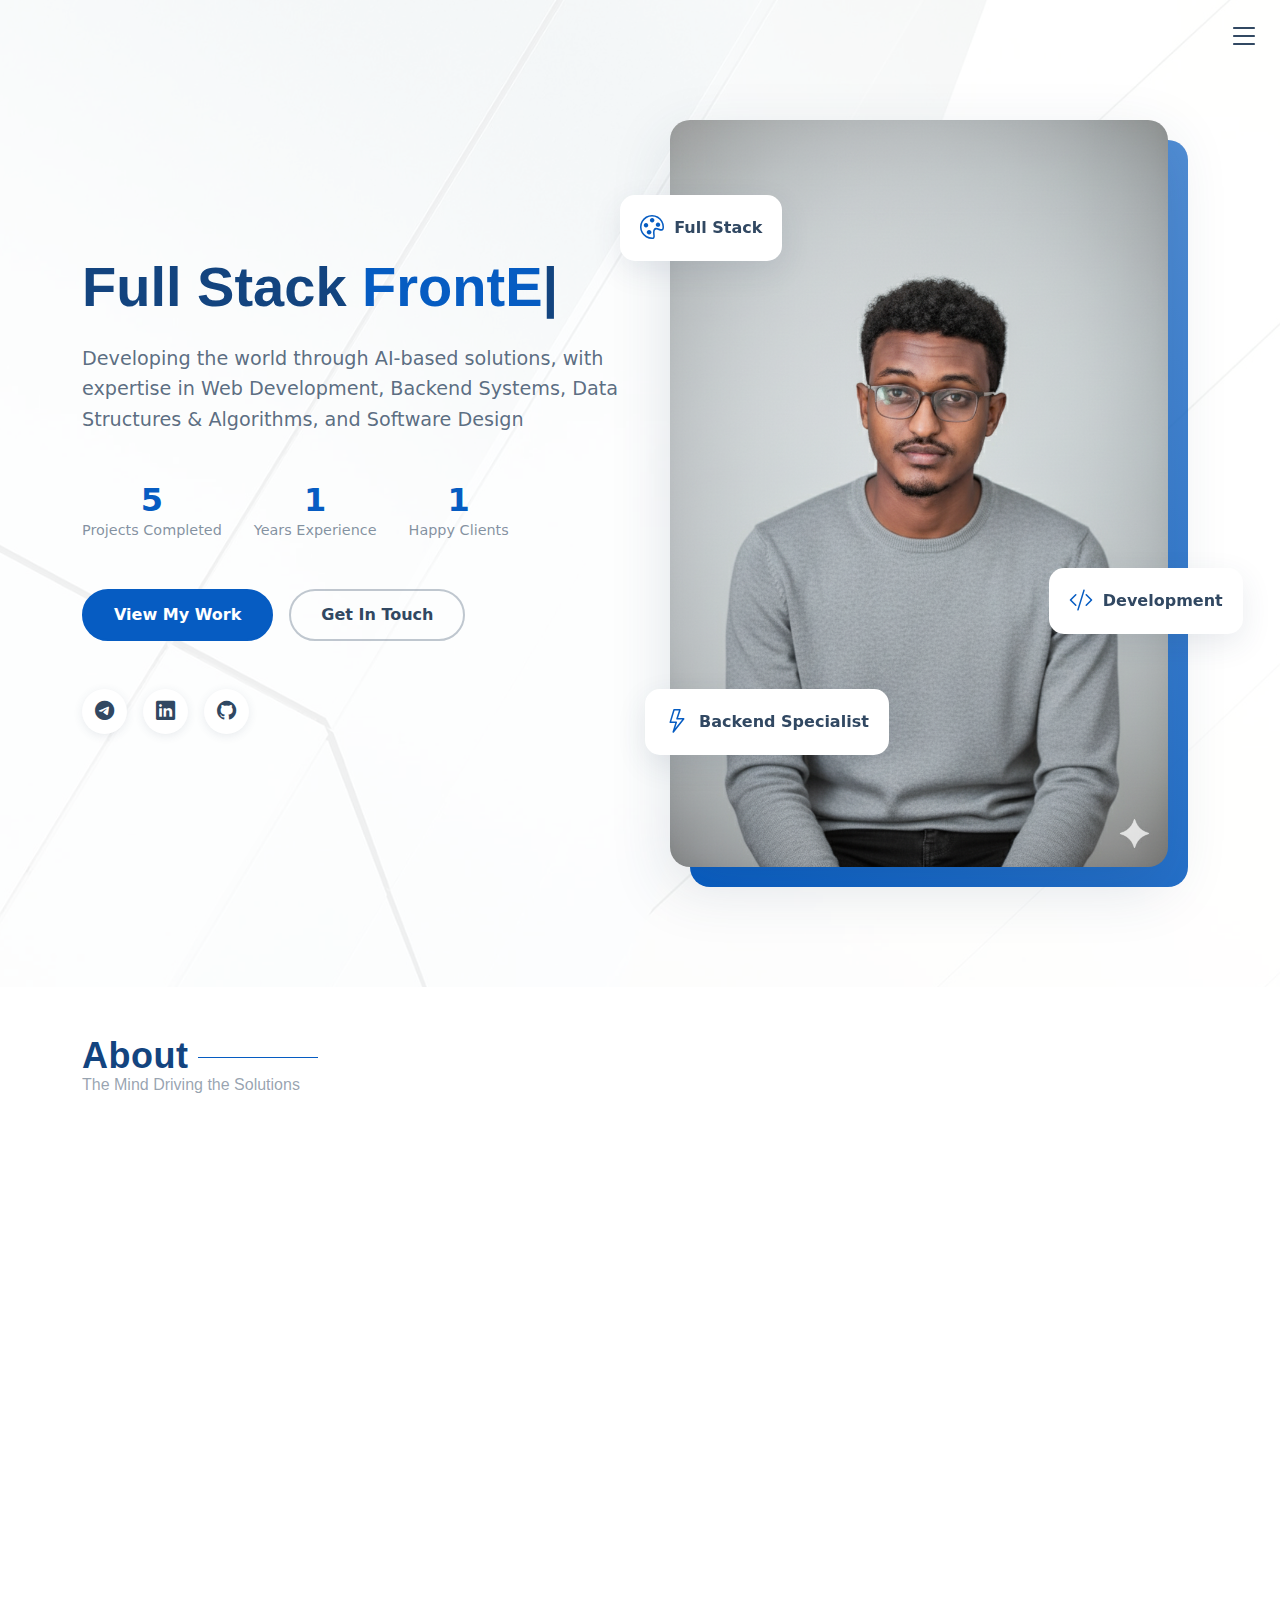
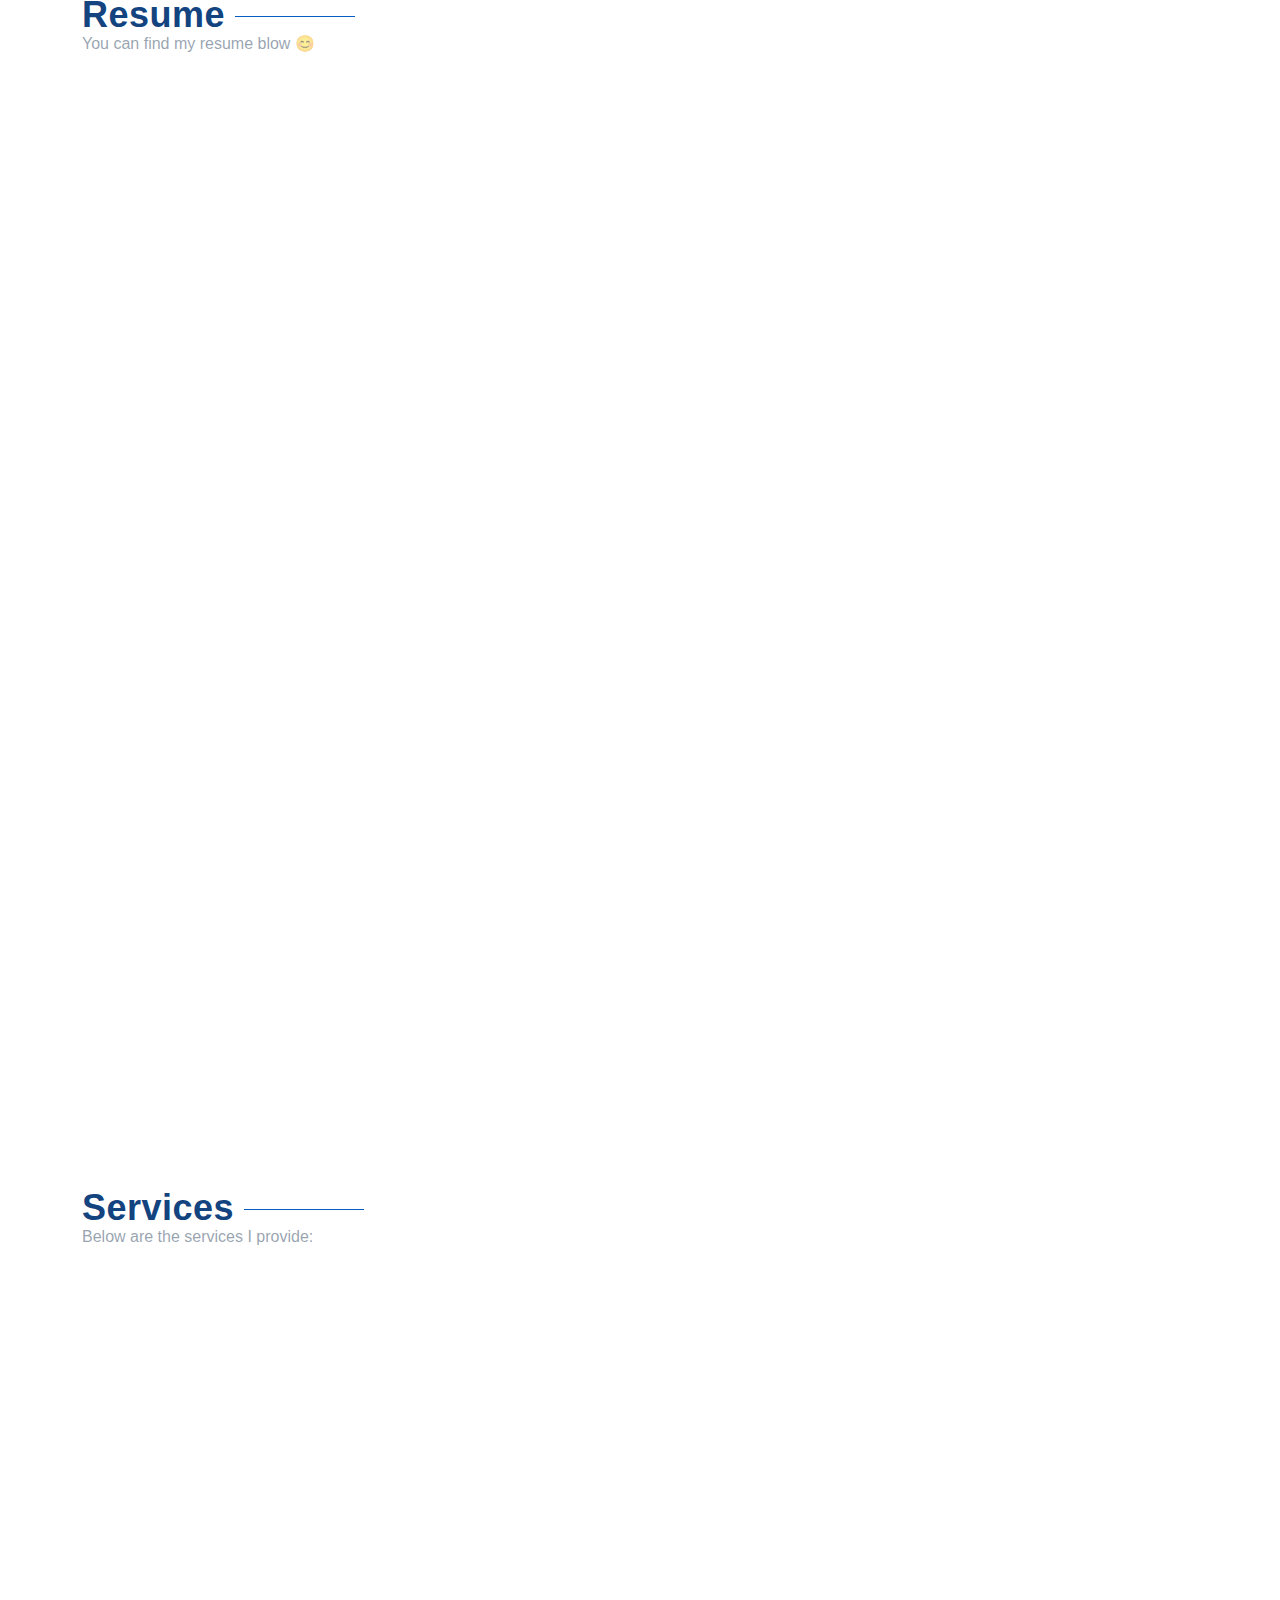
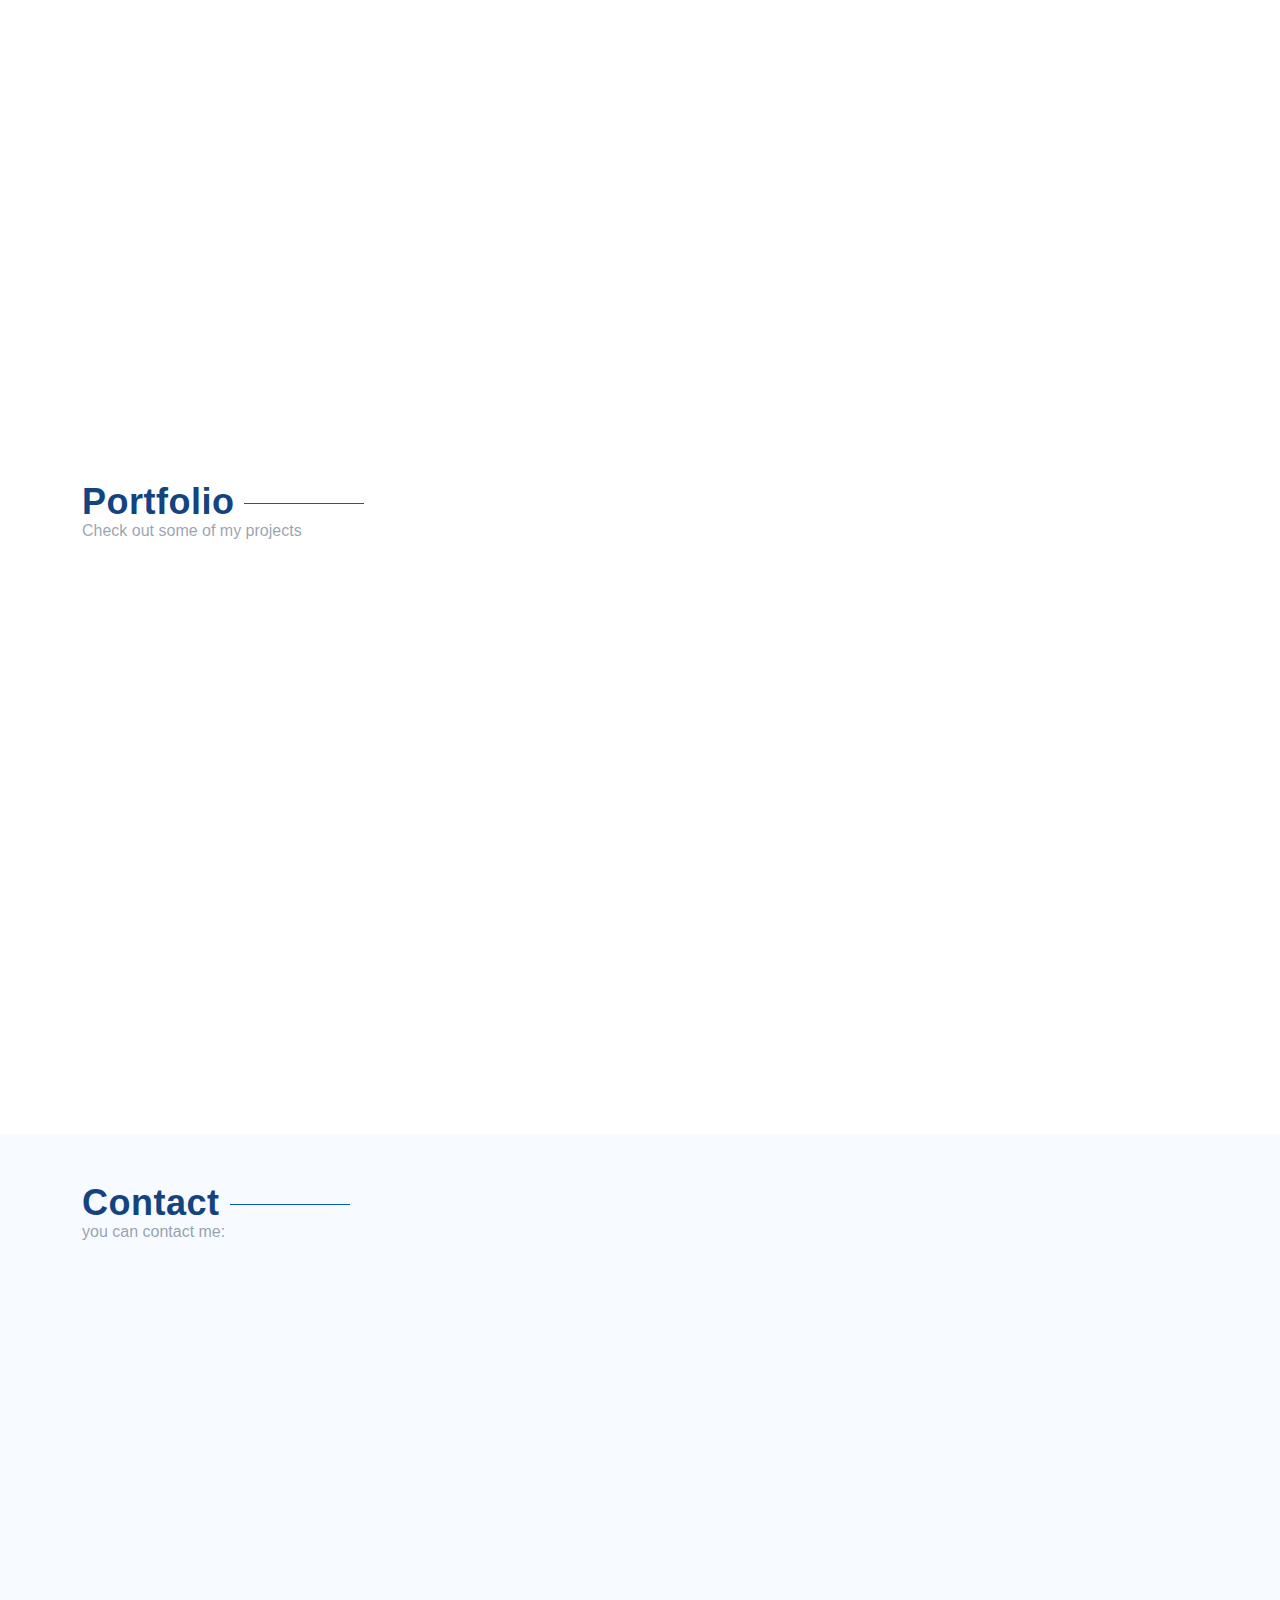
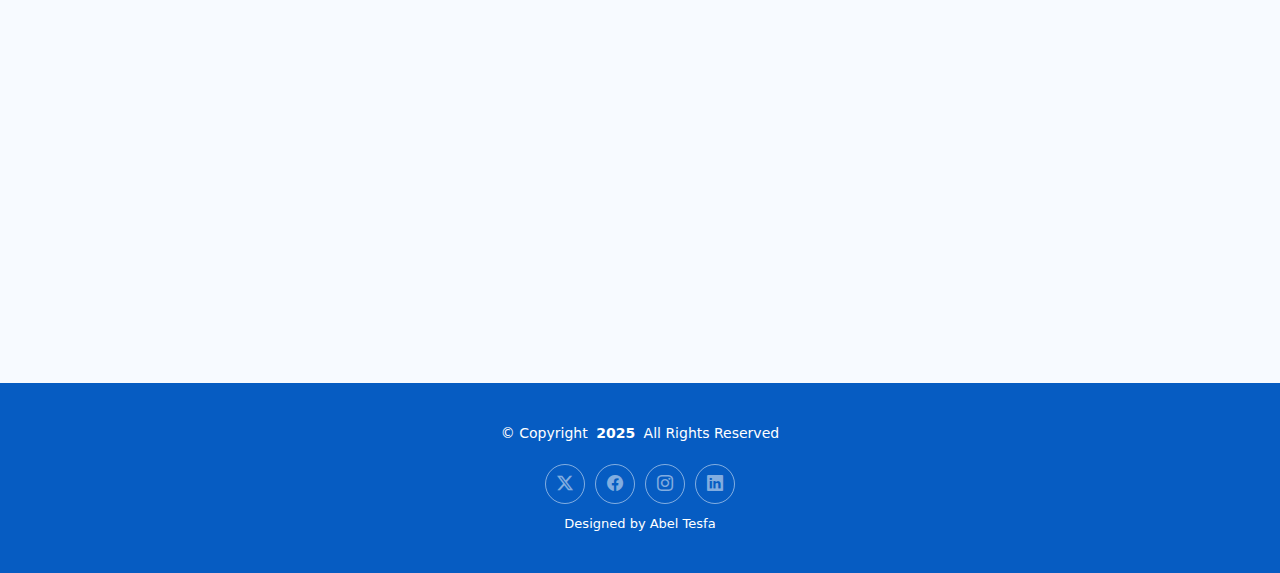
<file: index.html>
<!DOCTYPE html>
<html lang="en">
  <head>
    <meta charset="utf-8" />
    <meta content="width=device-width, initial-scale=1.0" name="viewport" />
    <title>Abel Tesfa | Porfolio</title>
    <meta name="description" content="" />
    <meta name="keywords" content="" />

     <link href="./assets/img/portfolio/mainfav.png" rel="icon" />
    <!-- Fonts -->
    <!-- <link href="https://fonts.googleapis.com" rel="preconnect" />
    <link href="https://fonts.gstatic.com" rel="preconnect" crossorigin />
    <link
      href="https://fonts.googleapis.com/css2?family=Roboto:ital,wght@0,100;0,300;0,400;0,500;0,700;0,900;1,100;1,300;1,400;1,500;1,700;1,900&family=Open+Sans:ital,wght@0,300;0,400;0,500;0,600;0,700;0,800;1,300;1,400;1,500;1,600;1,700;1,800&family=Quicksand:wght@300;400;500;600;700&display=swap"
      rel="stylesheet"
    /> -->

    <!-- Vendor CSS Files -->
    <link
      href="assets/vendor/bootstrap/css/bootstrap.min.css"
      rel="stylesheet"
    />
    <link
      href="assets/vendor/bootstrap-icons/bootstrap-icons.css"
      rel="stylesheet"
    />
    <link href="assets/vendor/aos/aos.css" rel="stylesheet" />
    <link
      href="assets/vendor/glightbox/css/glightbox.min.css"
      rel="stylesheet"
    />
    <link href="assets/vendor/swiper/swiper-bundle.min.css" rel="stylesheet" />

    <!-- Main CSS File -->
    <link href="assets/css/main.css" rel="stylesheet" />

    <!-- =======================================================
  * Template Name: Style
  * Template URL: https://bootstrapmade.com/style-bootstrap-portfolio-template/
  * Updated: Jul 02 2025 with Bootstrap v5.3.7
  * Author: BootstrapMade.com
  * License: https://bootstrapmade.com/license/
  ======================================================== -->
  </head>

  <body class="index-page">
    <header id="header" class="header d-flex align-items-center fixed-top">
      <div
        class="container-fluid position-relative d-flex align-items-center justify-content-between"
      >
        <a href="index.html" class="logo d-flex align-items-center">
          <!-- Uncomment the line below if you also wish to use an image logo -->
          <!-- <img src="assets/img/logo.webp" alt=""> -->
          <!-- Uncomment the line below if you also wish to use an text logo -->
          <!-- <h1 class="sitename">Style</h1>  -->
        </a>

        <nav id="navmenu" class="navmenu">
          <div class="profile-img">
            <img
              src="assets/img/me.png"
              alt=""
              class="img-fluid rounded-circle"
            />
          </div>

          <a
            href="index.html"
            class="logo d-flex align-items-center justify-content-center active"
          >
            <!-- Uncomment the line below if you also wish to use an image logo -->
            <!-- <img src="assets/img/logo.webp" alt=""> -->
            <h1 class="sitename">Abel Tesfa</h1>
          </a>

          <div class="social-links text-center">
            <a href="#" class="twitter"><i class="bi bi-twitter-x"></i></a>
            <a href="#" class="facebook"><i class="bi bi-facebook"></i></a>
            <a href="#" class="instagram"><i class="bi bi-instagram"></i></a>
            <a href="#" class="google-plus"><i class="bi bi-skype"></i></a>
            <a href="#" class="linkedin"><i class="bi bi-linkedin"></i></a>
          </div>

          <ul>
            <li><a href="#hero">Home</a></li>
            <li><a href="#about">About</a></li>
            <li><a href="#resume">Resume</a></li>
            <li><a href="#portfolio">Portfolio</a></li>
            <li><a href="#services">Services</a></li>
            <li><a href="#contact">Contact</a></li>
          </ul>
          <i class="mobile-nav-toggle d-xl-none bi bi-list"></i>
        </nav>
      </div>
    </header>

    <main class="main">
      <!-- Hero Section -->
      <section id="hero" class="hero section">
        <div class="container">
          <div class="row g-0 align-items-center">
            <div
              class="col-lg-6 hero-content"
              data-aos="fade-right"
              data-aos-delay="100"
            >
              <div class="content-wrapper">
                <h1 class="hero-title">
                  Full Stack
                  <span
                    class="typed"
                    data-typed-items="FrontEnd, BackEnd, Freelance, AI"
                  ></span>
                </h1>
                <p class="lead">
                  Developing the world through AI-based solutions, with
                  expertise in Web Development, Backend Systems, Data Structures
                  & Algorithms, and Software Design
                </p>

                <div class="hero-stats" data-aos="fade-up" data-aos-delay="200">
                  <div class="stat-item">
                    <span
                      class="purecounter"
                      data-purecounter-start="0"
                      data-purecounter-end="15"
                      data-purecounter-duration="2"
                      >0</span
                    >
                    <span class="stat-label">Projects Completed</span>
                  </div>
                  <div class="stat-item">
                    <span
                      class="purecounter"
                      data-purecounter-start="0"
                      data-purecounter-end="2"
                      data-purecounter-duration="2"
                      >0</span
                    >
                    <span class="stat-label">Years Experience</span>
                  </div>
                  <div class="stat-item">
                    <span
                      class="purecounter"
                      data-purecounter-start="0"
                      data-purecounter-end="2"
                      data-purecounter-duration="2"
                      >0</span
                    >
                    <span class="stat-label">Happy Clients</span>
                  </div>
                </div>

                <div
                  class="hero-actions"
                  data-aos="fade-up"
                  data-aos-delay="300"
                >
                  <a href="#portfolio" class="btn btn-primary">View My Work</a>
                  <a href="#contact" class="btn btn-outline">Get In Touch</a>
                </div>

                <div
                  class="social-links"
                  data-aos="fade-up"
                  data-aos-delay="400"
                >
                  <a href="https://t.me/AbEl_FX"
                    ><i class="bi bi-telegram"></i
                  ></a>
                  <a href="https://www.linkedin.com/in/abel-tesfa-9b1617249/"
                    ><i class="bi bi-linkedin"></i
                  ></a>
                  <a href="https://github.com/abelfx"
                    ><i class="bi bi-github"></i
                  ></a>
                </div>
              </div>
            </div>

            <div
              class="col-lg-6 hero-image"
              data-aos="fade-left"
              data-aos-delay="200"
            >
              <div class="image-container">
                <div class="floating-elements">
                  <div
                    class="floating-card card-1"
                    data-aos="zoom-in"
                    data-aos-delay="300"
                  >
                    <i class="bi bi-palette"></i>
                    <span>Full Stack</span>
                  </div>
                  <div
                    class="floating-card card-2"
                    data-aos="zoom-in"
                    data-aos-delay="400"
                  >
                    <i class="bi bi-code-slash"></i>
                    <span>Development</span>
                  </div>
                  <div
                    class="floating-card card-3"
                    data-aos="zoom-in"
                    data-aos-delay="500"
                  >
                    <i class="bi bi-lightning"></i>
                    <span>Backend Specialist</span>
                  </div>
                </div>
                <img
                  src="assets/img/me.png"
                  alt="Portfolio Hero"
                  class="img-fluid hero-main-image"
                />
                <div class="image-overlay"></div>
              </div>
            </div>
          </div>
        </div>
      </section>
      <!-- /Hero Section -->

      <!-- About Section -->
      <section id="about" class="about section">
        <!-- Section Title -->
        <div class="container section-title">
          <h2>About</h2>
          <p>The Mind Driving the Solutions</p>
        </div>
        <!-- End Section Title -->

        <div class="container" data-aos="fade-up" data-aos-delay="100">
          <div class="row align-items-center">
            <div class="col-lg-5" data-aos="fade-right" data-aos-delay="200">
              <div class="profile-image-wrapper">
                <div class="profile-image">
                  <img
                    src="assets/img/bg/ProfilePic.png"
                    alt="Profile"
                    class="img-fluid"
                  />
                </div>
                <div class="signature-section">
                  <p class="quote">
                    Building meaningful digital experiences through creative
                    code.
                  </p>
                </div>
              </div>
            </div>

            <div class="col-lg-7" data-aos="fade-left" data-aos-delay="300">
              <div class="about-content">
                <div class="intro">
                  <h2>Hi, I'm Abel - a Creative Developer</h2>
                  <p>
                    I am Abel Tesfa, a passionate Software Engineer dedicated to
                    creating impactful solutions through technology. With strong
                    expertise in Web Development, Backend Systems, and
                    Artificial Intelligence, I enjoy transforming complex
                    problems into simple, scalable, and innovative applications.
                    My background in Data Structures & Algorithms and software
                    design principles allows me to build efficient systems while
                    always keeping an eye on real-world usability. Beyond
                    coding, I am driven by curiosity, continuous learning, and a
                    vision of developing the world through AI-powered solutions
                    that empower people and businesses alike.
                  </p>
                </div>

                <div class="skills-grid">
                  <div
                    class="skill-item"
                    data-aos="zoom-in"
                    data-aos-delay="400"
                  >
                    <div class="skill-icon">
                      <i class="bi bi-palette"></i>
                    </div>
                    <h4>FrontEnd Dev</h4>
                    <p>
                      Crafting clean, responsive, and user-friendly web
                      interfaces.
                    </p>
                  </div>
                  <div
                    class="skill-item"
                    data-aos="zoom-in"
                    data-aos-delay="450"
                  >
                    <div class="skill-icon">
                      <i class="bi bi-server"></i>
                    </div>
                    <h4>Backend Dev</h4>
                    <p>
                      Building scalable, secure, and efficient backend systems.
                    </p>
                  </div>
                  <div
                    class="skill-item"
                    data-aos="zoom-in"
                    data-aos-delay="500"
                  >
                    <div class="skill-icon">
                      <i class="bi bi-mortarboard"></i>
                    </div>
                    <h4>AI</h4>
                    <p>
                      Transforming data into intelligent and impactful AI
                      solutions.
                    </p>
                  </div>
                </div>

                <div
                  class="journey-timeline"
                  data-aos="fade-up"
                  data-aos-delay="300"
                >
                  <div class="timeline-item">
                    <div class="year">Present</div>
                    <div class="description">
                      Software Enginerring Student at Addis Ababa University
                    </div>
                  </div>
                  <div class="timeline-item">
                    <div class="year">2025</div>
                    <div class="description">
                      Joined Gulit Commerce as Junior Backend Developer
                    </div>
                  </div>
                  <div class="timeline-item">
                    <div class="year">2024</div>
                    <div class="description">
                      Launched freelance career specializing in Backend
                    </div>
                  </div>
                </div>

                <div
                  class="cta-section"
                  data-aos="fade-up"
                  data-aos-delay="400"
                >
                  <div class="fun-fact">
                    <span class="emoji">☕</span>
                    <span class="text"
                      >Tech enthusiast crafting smart, scalable, and sleek
                      systems</span
                    >
                  </div>
                  <div class="action-buttons">
                    <a href="#portfolio" class="btn btn-primary"
                      >View My Work</a
                    >
                    <a href="./assets/img/Abel_Tesfa_CV.pdf" target = "#" class="btn btn-outline">Download Resume</a>
                  </div>
                </div>
              </div>
            </div>
          </div>
        </div>
      </section>
      <!-- /About Section -->

      <!-- Skills Section -->
      <section id="skills" class="skills section">
        <div class="container" data-aos="fade-up" data-aos-delay="100">
          <div class="row">
            <div class="col-lg-8">
              <div class="skills-grid">
                <div class="row g-4">
                  <div
                    class="col-md-6"
                    data-aos="flip-left"
                    data-aos-delay="200"
                  >
                    <div class="skill-card">
                      <div class="skill-header">
                        <i class="bi bi-code-slash"></i>
                        <h3>Frontend Development</h3>
                      </div>
                      <div class="skills-animation">
                        <div class="skill-item">
                          <div class="skill-info">
                            <span class="skill-name">HTML/CSS</span>
                            <span class="skill-percentage">95%</span>
                          </div>
                          <div class="skill-bar progress">
                            <div
                              class="progress-bar"
                              role="progressbar"
                              aria-valuenow="95"
                              aria-valuemin="0"
                              aria-valuemax="100"
                            ></div>
                          </div>
                        </div>

                        <div class="skill-item">
                          <div class="skill-info">
                            <span class="skill-name">JavaScript</span>
                            <span class="skill-percentage">88%</span>
                          </div>
                          <div class="skill-bar progress">
                            <div
                              class="progress-bar"
                              role="progressbar"
                              aria-valuenow="88"
                              aria-valuemin="0"
                              aria-valuemax="100"
                            ></div>
                          </div>
                        </div>

                        <div class="skill-item">
                          <div class="skill-info">
                            <span class="skill-name">React.js</span>
                            <span class="skill-percentage">90%</span>
                          </div>
                          <div class="skill-bar progress">
                            <div
                              class="progress-bar"
                              role="progressbar"
                              aria-valuenow="82"
                              aria-valuemin="0"
                              aria-valuemax="100"
                            ></div>
                          </div>
                        </div>
                      </div>
                    </div>
                    <!-- End Frontend Card -->
                  </div>

                  <div
                    class="col-md-6"
                    data-aos="flip-left"
                    data-aos-delay="300"
                  >
                    <div class="skill-card">
                      <div class="skill-header">
                        <i class="bi bi-server"></i>
                        <h3>Backend Development</h3>
                      </div>
                      <div class="skills-animation">
                        <div class="skill-item">
                          <div class="skill-info">
                            <span class="skill-name">NodeJS</span>
                            <span class="skill-percentage">90%</span>
                          </div>
                          <div class="skill-bar progress">
                            <div
                              class="progress-bar"
                              role="progressbar"
                              aria-valuenow="78"
                              aria-valuemin="0"
                              aria-valuemax="100"
                            ></div>
                          </div>
                        </div>

                        <div class="skill-item">
                          <div class="skill-info">
                            <span class="skill-name">Go</span>
                            <span class="skill-percentage">75%</span>
                          </div>
                          <div class="skill-bar progress">
                            <div
                              class="progress-bar"
                              role="progressbar"
                              aria-valuenow="75"
                              aria-valuemin="0"
                              aria-valuemax="100"
                            ></div>
                          </div>
                        </div>

                        <div class="skill-item">
                          <div class="skill-info">
                            <span class="skill-name">MySQL</span>
                            <span class="skill-percentage">80%</span>
                          </div>
                          <div class="skill-bar progress">
                            <div
                              class="progress-bar"
                              role="progressbar"
                              aria-valuenow="72"
                              aria-valuemin="0"
                              aria-valuemax="100"
                            ></div>
                          </div>
                        </div>

                        <div class="skill-item">
                          <div class="skill-info">
                            <span class="skill-name">MongoDB</span>
                            <span class="skill-percentage">90%</span>
                          </div>
                          <div class="skill-bar progress">
                            <div
                              class="progress-bar"
                              role="progressbar"
                              aria-valuenow="72"
                              aria-valuemin="0"
                              aria-valuemax="100"
                            ></div>
                          </div>
                        </div>

                        <div class="skill-item">
                          <div class="skill-info">
                            <span class="skill-name">Postgres</span>
                            <span class="skill-percentage">90%</span>
                          </div>
                          <div class="skill-bar progress">
                            <div
                              class="progress-bar"
                              role="progressbar"
                              aria-valuenow="72"
                              aria-valuemin="0"
                              aria-valuemax="100"
                            ></div>
                          </div>
                        </div>
                      </div>
                    </div>
                    <!-- End Backend Card -->
                  </div>

                  <div
                    class="col-md-6"
                    data-aos="flip-left"
                    data-aos-delay="500"
                  >
                    <div class="skill-card">
                      <div class="skill-header">
                        <i class="bi bi-cloud"></i>
                        <h3>Artifical &amp; Intelligence</h3>
                      </div>
                      <div class="skills-animation">
                        <div class="skill-item">
                          <div class="skill-info">
                            <span class="skill-name">Python (ML)</span>
                            <span class="skill-percentage">85%</span>
                          </div>
                          <div class="skill-bar progress">
                            <div
                              class="progress-bar"
                              role="progressbar"
                              aria-valuenow="76"
                              aria-valuemin="0"
                              aria-valuemax="100"
                            ></div>
                          </div>
                        </div>

                        <div class="skill-item">
                          <div class="skill-info">
                            <span class="skill-name">TensorFloe / PyTorch</span>
                            <span class="skill-percentage">78%</span>
                          </div>
                          <div class="skill-bar progress">
                            <div
                              class="progress-bar"
                              role="progressbar"
                              aria-valuenow="73"
                              aria-valuemin="0"
                              aria-valuemax="100"
                            ></div>
                          </div>
                        </div>

                        <div class="skill-item">
                          <div class="skill-info">
                            <span class="skill-name"
                              >Data Analysis & ML Algorithms</span
                            >
                            <span class="skill-percentage">80%</span>
                          </div>
                          <div class="skill-bar progress">
                            <div
                              class="progress-bar"
                              role="progressbar"
                              aria-valuenow="90"
                              aria-valuemin="0"
                              aria-valuemax="100"
                            ></div>
                          </div>
                        </div>
                      </div>
                    </div>
                    <!-- End DevOps Card -->
                  </div>
                </div>
              </div>
              <!-- End Skills Grid -->
            </div>

            <div class="col-lg-4">
              <div
                class="skills-summary"
                data-aos="fade-left"
                data-aos-delay="200"
              >
                <h3>Professional Expertise</h3>
                <p>
                  Full-stack software engineer specializing in scalable web
                  applications using React, Node.js, and MongoDB. Experienced in
                  designing efficient solutions, implementing best coding
                  practices, and integrating cloud services for optimized
                  performance
                </p>

                <div class="summary-stats">
                  <div
                    class="stat-item"
                    data-aos="zoom-in"
                    data-aos-delay="300"
                  >
                    <div class="stat-circle">
                      <i class="bi bi-trophy"></i>
                    </div>
                    <div class="stat-info">
                      <span class="stat-number">2+</span>
                      <span class="stat-label">Years Experience</span>
                    </div>
                  </div>

                  <div
                    class="stat-item"
                    data-aos="zoom-in"
                    data-aos-delay="400"
                  >
                    <div class="stat-circle">
                      <i class="bi bi-diagram-3"></i>
                    </div>
                    <div class="stat-info">
                      <span class="stat-number">15+</span>
                      <span class="stat-label">Projects Completed</span>
                    </div>
                  </div>

                  <div
                    class="stat-item"
                    data-aos="zoom-in"
                    data-aos-delay="500"
                  >
                    <div class="stat-circle">
                      <i class="bi bi-people"></i>
                    </div>
                    <div class="stat-info">
                      <span class="stat-number">2+</span>
                      <span class="stat-label">Happy Clients</span>
                    </div>
                  </div>
                </div>

                <div
                  class="skills-badges"
                  data-aos="fade-up"
                  data-aos-delay="600"
                >
                  <h4>Certifications</h4>
                  <div class="badge-list">
                    <div class="skill-badge">NodeJS Certified</div>
                    <div class="skill-badge">Go Expert</div>
                    <div class="skill-badge">Reacj.js Developer</div>
                    <div class="skill-badge">Azure Certified</div>
                  </div>
                </div>
              </div>
              <!-- End Skills Summary -->
            </div>
          </div>
        </div>
      </section>
      <!-- /Skills Section -->

      <!-- Resume Section -->
      <section id="resume" class="resume section">
        <!-- Section Title -->
        <div class="container section-title">
          <h2>Resume</h2>
          <p>You can find my resume blow 😊</p>
        </div>
        <!-- End Section Title -->

        <div class="container" data-aos="fade-up" data-aos-delay="100">
          <div class="row">
            <div class="col-lg-6" data-aos="fade-right" data-aos-delay="200">
              <div class="experience-section">
                <div class="section-header">
                  <h2><i class="bi bi-briefcase"></i> Professional Journey</h2>
                  <p class="section-subtitle">
                    Below is my journey in the professional realm of software
                    engineering
                  </p>
                </div>

                <div class="experience-cards">
                  <div
                    class="experience-card"
                    data-aos="zoom-in"
                    data-aos-delay="300"
                  >
                    <div class="card-header">
                      <div class="role-info">
                        <h3>Backend Developer</h3>
                        <h4>Alta Conseling</h4>
                      </div>
                      <span class="duration">2024 - 2025</span>
                    </div>
                    <div class="card-body">
                      <p>
                        Worked as a Backend Developer at Alta Counseling,
                        focusing on building and maintaining major services
                        pages, therapist profiles, and integrating the admin
                        dashboard for seamless management.
                      </p>
                      <ul class="achievements">
                        <li>
                          Developed and optimized backend APIs for the services
                          page and therapist profiles
                        </li>
                        <li>
                          Integrated admin dashboard functionalities for
                          efficient content and user management
                        </li>
                        <li>
                          Ensured data consistency and performance across
                          multiple backend services
                        </li>
                      </ul>
                    </div>
                  </div>

                  <div
                    class="experience-card"
                    data-aos="zoom-in"
                    data-aos-delay="400"
                  >
                    <div class="card-header">
                      <div class="role-info">
                        <h3>Backend Developer</h3>
                        <h4>Gulit Marketplace</h4>
                      </div>
                      <span class="duration">2025 - Present</span>
                    </div>
                    <div class="card-body">
                      <p>
                        Developed core backend functionalities including
                        product, services, category, and location endpoints.
                        Implemented email verification and ensured robust,
                        scalable API design.
                      </p>
                      <ul class="achievements">
                        <li>
                          Designed and implemented RESTful APIs for major
                          product and service modules
                        </li>
                        <li>
                          Integrated category and location management endpoints
                          for efficient data handling
                        </li>
                        <li>
                          Implemented email verification system to enhance user
                          authentication and security
                        </li>
                      </ul>
                    </div>
                  </div>
                </div>
              </div>
            </div>

            <div class="col-lg-6" data-aos="fade-left" data-aos-delay="200">
              <div class="education-section">
                <div class="section-header">
                  <h2><i class="bi bi-mortarboard"></i> Academic Excellence</h2>
                  <p class="section-subtitle">
                    Below are my Acadamic achievements:
                  </p>
                </div>

                <div class="education-timeline">
                  <div class="timeline-track"></div>

                  <div
                    class="education-item"
                    data-aos="slide-up"
                    data-aos-delay="300"
                  >
                    <div class="timeline-marker"></div>
                    <div class="education-content">
                      <div class="degree-header">
                        <h3>BSc in Software Engineering</h3>
                        <span class="year">2022 - 2027</span>
                      </div>
                      <h4 class="institution">Addis Ababa University</h4>
                      <p>
                        Gaining in-depth knowledge in software development,
                        algorithms, data structures, and full-stack web
                        application design. Focused on practical projects and
                        real-world problem-solving skills.
                      </p>
                    </div>
                  </div>

                  <div
                    class="education-item"
                    data-aos="slide-up"
                    data-aos-delay="400"
                  >
                    <div class="timeline-marker"></div>
                    <div class="education-content">
                      <div class="degree-header">
                        <h3>A2SVIAN</h3>
                        <span class="year">2025 - Present</span>
                      </div>
                      <h4 class="institution">
                        Africa to Silicon Valley (A2SV)
                      </h4>
                      <p>
                        Participating in advanced software engineering
                        mentorship and training programs. Focused on real-world
                        projects, coding best practices, and building
                        problem-solving skills for the tech industry.
                      </p>
                    </div>
                  </div>

                  <div
                    class="education-item"
                    data-aos="slide-up"
                    data-aos-delay="500"
                  >
                    <div class="timeline-marker"></div>
                    <div class="education-content">
                      <div class="degree-header">
                        <h3>Azure Certified through Demera Tech</h3>
                        <span class="year">2024</span>
                      </div>
                      <h4 class="institution">Demera Percepio</h4>
                      <p>
                        Completed comprehensive training on Microsoft Azure,
                        covering cloud services, deployment, and infrastructure
                        management. Gained hands-on experience in cloud
                        solutions and best practices.
                      </p>
                    </div>
                  </div>
                </div>
              </div>
            </div>
          </div>
        </div>
      </section>
      <!-- /Resume Section -->

      <!-- Services Section -->
      <section id="services" class="services section">
        <!-- Section Title -->
        <div class="container section-title">
          <h2>Services</h2>
          <p>Below are the services I provide:</p>
        </div>
        <!-- End Section Title -->

        <div class="container" data-aos="fade-up" data-aos-delay="100">
          <div class="row g-4">
            <!-- Card 1 -->
            <div
              class="col-lg-4 col-md-6"
              data-aos="fade-up"
              data-aos-delay="100"
            >
              <div class="service-item">
                <div class="icon">
                  <i class="bi bi-stack"></i>
                </div>
                <h3>Web Development</h3>
                <p>
                  Full Stack Development ranging from UI Design to BackEnd
                  development
                </p>
                <div class="card-links">
                  <a href="#" class="link-item">
                    Learn More
                    <i class="bi bi-arrow-right"></i>
                  </a>
                </div>
              </div>
            </div>
            <!-- End Service Item -->

            <!-- Card 2 -->
            <div
              class="col-lg-4 col-md-6"
              data-aos="fade-up"
              data-aos-delay="200"
            >
              <div class="service-item">
                <div class="icon">
                  <i class="bi bi-shield-check"></i>
                </div>
                <h3>Stock Management</h3>
                <p>Web Apps and Desktop Apps to manage company stocks</p>
                <div class="card-links">
                  <a href="#" class="link-item">
                    Learn More
                    <i class="bi bi-arrow-right"></i>
                  </a>
                </div>
              </div>
            </div>
            <!-- End Service Item -->

            <!-- Card 3 -->
            <div
              class="col-lg-4 col-md-6"
              data-aos="fade-up"
              data-aos-delay="300"
            >
              <div class="service-item">
                <div class="icon">
                  <i class="bi bi-graph-up"></i>
                </div>
                <h3>Mobile Development</h3>
                <p>
                  Native and cross Platform development specializing in flutter
                </p>
                <div class="card-links">
                  <a href="#" class="link-item">
                    Learn More
                    <i class="bi bi-arrow-right"></i>
                  </a>
                </div>
              </div>
            </div>
            <!-- End Service Item -->

            <!-- Card 4 -->
            <div
              class="col-lg-4 col-md-6"
              data-aos="fade-up"
              data-aos-delay="100"
            >
              <div class="service-item">
                <div class="icon">
                  <i class="bi bi-cpu"></i>
                </div>
                <h3>AI Integration</h3>
                <p>Add AI based solutions to new and already made programs</p>
                <div class="card-links">
                  <a href="#" class="link-item">
                    Learn More
                    <i class="bi bi-arrow-right"></i>
                  </a>
                </div>
              </div>
            </div>
            <!-- End Service Item -->

            <!-- Card 5 -->
            <div
              class="col-lg-4 col-md-6"
              data-aos="fade-up"
              data-aos-delay="300"
            >
              <div class="service-item">
                <div class="icon">
                  <i class="bi bi-gear"></i>
                </div>
                <h3>Payment Integration</h3>
                <p>
                  Automating Payment through Chapa and any other payment
                  gateways chosen by client
                </p>
                <div class="card-links">
                  <a href="#" class="link-item">
                    Learn More
                    <i class="bi bi-arrow-right"></i>
                  </a>
                </div>
              </div>
            </div>
            <!-- End Service Item -->
          </div>
        </div>
      </section>
      <!-- /Services Section -->

      <!-- Portfolio Section -->
      <section id="portfolio" class="portfolio section">
        <!-- Section Title -->
        <div class="container section-title">
          <h2>Portfolio</h2>
          <p>Check out some of my projects</p>
        </div>
        <!-- End Section Title -->

        <div class="container-fluid" data-aos="fade-up" data-aos-delay="100">
          <div
            class="isotope-layout"
            data-default-filter="*"
            data-layout="masonry"
            data-sort="original-order"
          >
            <ul
              class="portfolio-filters isotope-filters"
              data-aos="fade-up"
              data-aos-delay="200"
            >
              <li data-filter="*" class="filter-active">
                <i class="bi bi-grid-3x3"></i> All Projects
              </li>
              <li data-filter=".filter-ui">Frontend Development</li>
              <li data-filter=".filter-development">Backend Development</li>
              <li data-filter=".filter-ml">ML</li>
              <li data-filter=".filter-marketing">Full Stack Development</li>
            </ul>

              <div
                class="row g-4 isotope-container"
                data-aos="fade-up"
                data-aos-delay="300"
                style="margin-left: 100px; margin-right: 100px;"
              >
              <div
                class="col-xl-3 col-lg-4 col-md-6 portfolio-item isotope-item filter-ui"
                style="padding-left: 10px; padding-right: 10px;"
              >
                <article class="portfolio-entry">
                  <figure class="entry-image">
                    <img
                      src="assets/img/portfolio/Front.png"
                      class="img-fluid"
                      alt=""
                      loading="lazy"
                    />
                    <div class="entry-overlay">
                      <div class="overlay-content">
                        <div class="entry-meta">Full Stack Development</div>
                        <h3 class="entry-title">Full Featured BookStore</h3>
                        <div class="entry-links">
                          <a
                            href="assets/img/portfolio/portfolio-1.webp"
                            class="glightbox"
                            data-gallery="portfolio-gallery-ui"
                            data-glightbox="title: bayabooks book store"
                          >
                            <i class="bi bi-arrows-angle-expand"></i>
                          </a>
                          <a href="portfolio-details.html">
                            <i class="bi bi-arrow-right"></i>
                          </a>
                        </div>
                      </div>
                    </div>
                  </figure>
                </article>
              </div>
              <!-- End Portfolio Item -->

              <div
                class="col-xl-3 col-lg-4 col-md-6 portfolio-item isotope-item filter-development"
                style="padding-left: 10px; padding-right: 10px;"
              >
                <article class="portfolio-entry">
                  <figure class="entry-image">
                    <img
                      src="assets/img/portfolio/prison_one.png"
                      class="img-fluid"
                      alt=""
                      loading="lazy"
                    />
                    <div class="entry-overlay">
                      <div class="overlay-content">
                        <div class="entry-meta">Full Stack</div>
                        <h3 class="entry-title">Prison Management System</h3>
                        <div class="entry-links">
                          <a
                            href="assets/img/portfolio/prison_second.png"
                            class="glightbox"
                            data-gallery="portfolio-gallery-development"
                            data-glightbox="title: 4kilo pms"
                          >
                            <i class="bi bi-arrows-angle-expand"></i>
                          </a>
                          <a href="prison.html">
                            <i class="bi bi-arrow-right"></i>
                          </a>
                        </div>
                      </div>
                    </div>
                  </figure>
                </article>
              </div>
              <!-- End Portfolio Item -->

              <div
                class="col-xl-3 col-lg-4 col-md-6 portfolio-item isotope-item filter-marketing"
                style="padding-left: 10px; padding-right: 10px;"
              >
                <article class="portfolio-entry">
                  <figure class="entry-image">
                    <img
                      src="assets/img/portfolio/inventory.png"
                      class="img-fluid"
                      alt=""
                      loading="lazy"
                    />
                    <div class="entry-overlay">
                      <div class="overlay-content">
                        <div class="entry-meta">Full Stack Development</div>
                        <h3 class="entry-title">Inventory Management System</h3>
                        <div class="entry-links">
                          <a
                            href="assets/img/portfolio/inventory.png"
                            class="glightbox"
                            data-gallery="portfolio-gallery-marketing"
                            data-glightbox="title: Inventory Management System"
                          >
                            <i class="bi bi-arrows-angle-expand"></i>
                          </a>
                          <a href="inventory.html">
                            <i class="bi bi-arrow-right"></i>
                          </a>
                        </div>
                      </div>
                    </div>
                  </figure>
                </article>
              </div>
              <!-- End Portfolio Item -->

              <div
                class="col-xl-3 col-lg-4 col-md-6 portfolio-item isotope-item filter-marketing"
                style="padding-left: 10px; padding-right: 10px;"
              >
                <article class="portfolio-entry">
                  <figure class="entry-image">
                    <img
                      src="assets/img/portfolio/alta1.png"
                      class="img-fluid"
                      alt=""
                      loading="lazy"
                    />
                    <div class="entry-overlay">
                      <div class="overlay-content">
                        <div class="entry-meta">BackEnd Development</div>
                        <h3 class="entry-title">Alta Counseling</h3>
                        <div class="entry-links">
                          <a
                            href="assets/img/portfolio/alta1.png"
                            class="glightbox"
                            data-gallery="Therapy Website"
                            data-glightbox="title: Alta Counseling; description: is a therapy website connecting users with professional therapists."
                          >
                            <i class="bi bi-arrows-angle-expand"></i>
                          </a>
                          <a href="alta-counseling.html">
                            <i class="bi bi-arrow-right"></i>
                          </a>
                        </div>
                      </div>
                    </div>
                  </figure>
                </article>
              </div>
              <!-- End Portfolio Item -->

              <div
                class="col-xl-3 col-lg-4 col-md-6 portfolio-item isotope-item filter-ui"
              >
                <article class="portfolio-entry">
                  <figure class="entry-image">
                    <img
                      src="assets/img/portfolio/gulit2.png"
                      class="img-fluid"
                      alt=""
                      loading="lazy"
                    />
                    <div class="entry-overlay">
                      <div class="overlay-content">
                        <div class="entry-meta">BackEnd Development</div>
                        <h3 class="entry-title">Gulit Marketplace</h3>
                        <div class="entry-links">
                          <a
                            href="assets/img/portfolio/gulit2.png"
                            class="glightbox"
                            data-gallery="portfolio-gallery-ui"
                            data-glightbox="title: Gulit Marketplace; description: is a marketplace for buying and selling products."
                          >
                            <i class="bi bi-arrows-angle-expand"></i>
                          </a>
                          <a href="gulit-marketplace.html">
                            <i class="bi bi-arrow-right"></i>
                          </a>
                        </div>
                      </div>
                    </div>
                  </figure>
                </article>
              </div>
              <!-- End Portfolio Item -->

              <div
                class="col-xl-3 col-lg-4 col-md-6 portfolio-item isotope-item filter-development"
              >
                <article class="portfolio-entry">
                  <figure class="entry-image">
                    <img
                      src="assets/img/portfolio/bookrecom.png"
                      class="img-fluid"
                      alt=""
                      loading="lazy"
                    />
                    <div class="entry-overlay">
                      <div class="overlay-content">
                        <div class="entry-meta">ML</div>
                        <h3 class="entry-title">
                          Semantic Book Recommendation
                        </h3>
                        <div class="entry-links">
                          <a
                            href="assets/img/portfolio/bookrecom.png"
                            class="glightbox"
                            data-gallery="portfolio-gallery-development"
                            data-glightbox="title: Semantic Book Recommendation; description: A machine learning model that recommends books based on semantic similarity.  "
                          >
                            <i class="bi bi-arrows-angle-expand"></i>
                          </a>
                          <a href="semantic-book-recommendation.html">
                            <i class="bi bi-arrow-right"></i>
                          </a>
                        </div>
                      </div>
                    </div>
                  </figure>
                </article>
              </div>
            <!-- End Portfolio Container -->
          </div>
        </div>
      </section>
      <!-- /Portfolio Section -->

      <!-- Testimonials Section -->
      <!-- <section id="testimonials" class="testimonials section"> -->
      <!-- Section Title -->
      <!-- <div class="container section-title">
          <h2>Testimonials</h2>
          <p>
            Necessitatibus eius consequatur ex aliquid fuga eum quidem sint
            consectetur velit
          </p>
        </div> -->
      <!-- End Section Title -->
      <!-- 
        <div class="container" data-aos="fade-up" data-aos-delay="100">
          <div class="row">
            <div class="col-12">
              <div
                class="critic-reviews"
                data-aos="fade-up"
                data-aos-delay="300"
              >
                <div class="row">
                  <div class="col-md-4">
                    <div class="critic-review">
                      <div class="review-quote">"</div>
                      <div class="stars">
                        <i class="bi bi-star-fill"></i>
                        <i class="bi bi-star-fill"></i>
                        <i class="bi bi-star-fill"></i>
                        <i class="bi bi-star-fill"></i>
                        <i class="bi bi-star-fill"></i>
                      </div>
                      <p>
                        Pellentesque in ipsum id orci porta dapibus. Vivamus
                        magna justo, lacinia eget consectetur sed, convallis at
                        tellus.
                      </p>
                      <div class="critic-info">
                        <div class="critic-name">The New York Times</div>
                      </div>
                    </div>
                  </div>
                  <div class="col-md-4">
                    <div class="critic-review">
                      <div class="review-quote">"</div>
                      <div class="stars">
                        <i class="bi bi-star-fill"></i>
                        <i class="bi bi-star-fill"></i>
                        <i class="bi bi-star-fill"></i>
                        <i class="bi bi-star-fill"></i>
                        <i class="bi bi-star-half"></i>
                      </div>
                      <p>
                        Curabitur non nulla sit amet nisl tempus convallis quis
                        ac lectus. Nulla quis lorem ut libero malesuada feugiat.
                      </p>
                      <div class="critic-info">
                        <div class="critic-name">Washington Post</div>
                      </div>
                    </div>
                  </div>
                  <div class="col-md-4">
                    <div class="critic-review">
                      <div class="review-quote">"</div>
                      <div class="stars">
                        <i class="bi bi-star-fill"></i>
                        <i class="bi bi-star-fill"></i>
                        <i class="bi bi-star-fill"></i>
                        <i class="bi bi-star-fill"></i>
                        <i class="bi bi-star-fill"></i>
                      </div>
                      <p>
                        Mauris blandit aliquet elit, eget tincidunt nibh
                        pulvinar a. Vivamus suscipit tortor eget felis porttitor
                        volutpat.
                      </p>
                      <div class="critic-info">
                        <div class="critic-name">The Guardian</div>
                      </div>
                    </div>
                  </div>
                </div>
              </div>

              <div class="testimonials-container">
                <div
                  class="swiper testimonials-slider init-swiper"
                  data-aos="fade-up"
                  data-aos-delay="400"
                >
                  <script type="application/json" class="swiper-config">
                    {
                      "loop": true,
                      "speed": 600,
                      "autoplay": {
                        "delay": 5000
                      },
                      "slidesPerView": 1,
                      "spaceBetween": 30,
                      "pagination": {
                        "el": ".swiper-pagination",
                        "type": "bullets",
                        "clickable": true
                      },
                      "breakpoints": {
                        "768": {
                          "slidesPerView": 2
                        },
                        "992": {
                          "slidesPerView": 3
                        }
                      }
                    }
                  </script>

                  <div class="swiper-wrapper">
                    <div class="swiper-slide">
                      <div class="testimonial-item">
                        <div class="stars">
                          <i class="bi bi-star-fill"></i>
                          <i class="bi bi-star-fill"></i>
                          <i class="bi bi-star-fill"></i>
                          <i class="bi bi-star-fill"></i>
                          <i class="bi bi-star-fill"></i>
                        </div>
                        <p>
                          Proin eget tortor risus. Vestibulum ac diam sit amet
                          quam vehicula elementum sed sit amet dui. Nulla quis
                          lorem ut libero malesuada feugiat.
                        </p>
                        <div class="testimonial-profile">
                          <img
                            src="assets/img/person/person-f-1.webp"
                            alt="Reviewer"
                            class="img-fluid rounded-circle"
                          />
                          <div
                            class="col-xl-3 col-lg-4 col-md-6 portfolio-item isotope-item filter-marketing"
                            style="padding-left: 10px; padding-right: 10px;"
                          >
                          </div>
                        </div>
                      </div>
                    </div> -->
      <!-- End testimonial item -->
      <!-- 
                    <div class="swiper-slide">
                      <div class="testimonial-item">
                        <div class="stars">
                          <i class="bi bi-star-fill"></i>
                          <i class="bi bi-star-fill"></i>
                          <i class="bi bi-star-fill"></i>
                          <i class="bi bi-star-fill"></i>
                          <i class="bi bi-star-fill"></i>
                        </div>
                        <p>
                          Curabitur arcu erat, accumsan id imperdiet et,
                          porttitor at sem. Cras ultricies ligula sed magna
                          dictum porta. Vestibulum ante ipsum primis in faucibus
                          orci luctus.
                        </p>
                        <div class="testimonial-profile">
                          <img
                            src="assets/img/person/person-m-2.webp"
                            alt="Reviewer"
                            class="img-fluid rounded-circle"
                          />
                          <div
                            class="col-xl-3 col-lg-4 col-md-6 portfolio-item isotope-item filter-ui"
                            style="padding-left: 10px; padding-right: 10px;"
                          >
                          </div>
                        </div>
                      </div>
                    </div> -->
      <!-- End testimonial item -->

      <!-- <div class="swiper-slide">
                      <div class="testimonial-item">
                        <div class="stars">
                          <i class="bi bi-star-fill"></i>
                          <i class="bi bi-star-fill"></i>
                          <i class="bi bi-star-fill"></i>
                          <i class="bi bi-star-fill"></i>
                          <i class="bi bi-star-half"></i>
                        </div>
                        <p>
                          Quisque velit nisi, pretium ut lacinia in, elementum
                          id enim. Cras ultricies ligula sed magna dictum porta.
                          Donec sollicitudin molestie malesuada.
                        </p>
                        <div class="testimonial-profile">
                          <img
                            src="assets/img/person/person-f-3.webp"
                            alt="Reviewer"
                            class="img-fluid rounded-circle"
                          />
                          <div
                            class="col-xl-3 col-lg-4 col-md-6 portfolio-item isotope-item filter-development"
                            style="padding-left: 10px; padding-right: 10px;"
                          >
                          </div>
                        </div>
                      </div>
                    </div> -->
      <!-- End testimonial item -->
      <!-- 
                    <div class="swiper-slide">
                      <div class="testimonial-item">
                        <div class="stars">
                          <i class="bi bi-star-fill"></i>
                          <i class="bi bi-star-fill"></i>
                          <i class="bi bi-star-fill"></i>
                          <i class="bi bi-star-fill"></i>
                          <i class="bi bi-star-fill"></i>
                        </div>
                        <p>
                          Mauris blandit aliquet elit, eget tincidunt nibh
                          pulvinar a. Curabitur aliquet quam id dui posuere
                          blandit. Lorem ipsum dolor sit amet, consectetur.
                        </p>
                        <div class="testimonial-profile">
                          <img
                            src="assets/img/person/person-m-4.webp"
                            alt="Reviewer"
                            class="img-fluid rounded-circle"
                          />
                          <div
                            class="col-xl-3 col-lg-4 col-md-6 portfolio-item isotope-item filter-ml"
                            style="padding-left: 10px; padding-right: 10px;"
                          >
                          </div>
                        </div>
                      </div>
                    </div> -->
      <!-- End testimonial item -->
      <!-- </div>
                  <div class="swiper-pagination"></div>
                </div>
              </div>
            </div>
          </div>

          <div class="row">
            <div class="col-12 text-center" data-aos="fade-up">
              <div class="overall-rating">
                <div class="rating-number">4.8</div>
                <div class="rating-stars">
                  <i class="bi bi-star-fill"></i>
                  <i class="bi bi-star-fill"></i>
                  <i class="bi bi-star-fill"></i>
                  <i class="bi bi-star-fill"></i>
                  <i class="bi bi-star-half"></i>
                </div>
                <p>Based on 10+ reviews</p>
                <div class="rating-platforms">
                  <span>Goodreads</span>
                  <span>Amazon</span>
                  <span>Barnes &amp; Noble</span>
                </div>
              </div>
            </div>
          </div>
        </div> -->
      <!-- </section> -->
      <!-- /Testimonials Section -->

      <!-- Faq Section -->
      <!-- <section id="faq" class="faq section"> -->
      <!-- Section Title -->
      <!-- <div class="container section-title">
          <h2>Frequently Asked Questions</h2>
          <p>
            Necessitatibus eius consequatur ex aliquid fuga eum quidem sint
            consectetur velit
          </p>
        </div> -->
      <!-- End Section Title -->
      <!-- 
        <div class="container">
          <div class="row justify-content-center">
            <div class="col-lg-12" data-aos="fade-up" data-aos-delay="100">
              <div class="faq-container">
                <div class="faq-item faq-active">
                  <h3>Non consectetur a erat nam at lectus urna duis?</h3>
                  <div class="faq-content">
                    <p>
                      Feugiat pretium nibh ipsum consequat. Tempus iaculis urna
                      id volutpat lacus laoreet non curabitur gravida. Venenatis
                      lectus magna fringilla urna porttitor rhoncus dolor purus
                      non.
                    </p>
                  </div>
                  <i class="faq-toggle bi bi-chevron-right"></i>
                </div> -->
      <!-- End Faq item-->

      <!-- <div class="faq-item">
                  <h3>Feugiat scelerisque varius morbi enim nunc faucibus?</h3>
                  <div class="faq-content">
                    <p>
                      Dolor sit amet consectetur adipiscing elit pellentesque
                      habitant morbi. Id interdum velit laoreet id donec
                      ultrices. Fringilla phasellus faucibus scelerisque
                      eleifend donec pretium. Est pellentesque elit ullamcorper
                      dignissim. Mauris ultrices eros in cursus turpis massa
                      tincidunt dui.
                    </p>
                  </div>
                  <i class="faq-toggle bi bi-chevron-right"></i>
                </div> -->
      <!-- End Faq item-->

      <!-- <div class="faq-item">
                  <h3>
                    Dolor sit amet consectetur adipiscing elit pellentesque?
                  </h3>
                  <div class="faq-content">
                    <p>
                      Eleifend mi in nulla posuere sollicitudin aliquam ultrices
                      sagittis orci. Faucibus pulvinar elementum integer enim.
                      Sem nulla pharetra diam sit amet nisl suscipit. Rutrum
                      tellus pellentesque eu tincidunt. Lectus urna duis
                      convallis convallis tellus. Urna molestie at elementum eu
                      facilisis sed odio morbi quis
                    </p>
                  </div>
                  <i class="faq-toggle bi bi-chevron-right"></i>
                </div> -->
      <!-- End Faq item-->
      <!-- 
                <div class="faq-item">
                  <h3>
                    Ac odio tempor orci dapibus. Aliquam eleifend mi in nulla?
                  </h3>
                  <div class="faq-content">
                    <p>
                      Dolor sit amet consectetur adipiscing elit pellentesque
                      habitant morbi. Id interdum velit laoreet id donec
                      ultrices. Fringilla phasellus faucibus scelerisque
                      eleifend donec pretium. Est pellentesque elit ullamcorper
                      dignissim. Mauris ultrices eros in cursus turpis massa
                      tincidunt dui.
                    </p>
                  </div>
                  <i class="faq-toggle bi bi-chevron-right"></i>
                </div> -->
      <!-- End Faq item-->

      <!-- <div class="faq-item">
                  <h3>
                    Tempus quam pellentesque nec nam aliquam sem et tortor?
                  </h3>
                  <div class="faq-content">
                    <p>
                      Molestie a iaculis at erat pellentesque adipiscing
                      commodo. Dignissim suspendisse in est ante in. Nunc vel
                      risus commodo viverra maecenas accumsan. Sit amet nisl
                      suscipit adipiscing bibendum est. Purus gravida quis
                      blandit turpis cursus in
                    </p>
                  </div>
                  <i class="faq-toggle bi bi-chevron-right"></i>
                </div> -->
      <!-- End Faq item-->

      <!-- <div class="faq-item">
                  <h3>Perspiciatis quod quo quos nulla quo illum ullam?</h3>
                  <div class="faq-content">
                    <p>
                      Enim ea facilis quaerat voluptas quidem et dolorem. Quis
                      et consequatur non sed in suscipit sequi. Distinctio ipsam
                      dolore et.
                    </p>
                  </div>
                  <i class="faq-toggle bi bi-chevron-right"></i>
                </div> -->
      <!-- End Faq item-->
      <!-- </div>
            </div> -->
      <!-- End Faq Column-->
      <!-- </div>
        </div>
      </section> -->
      <!-- /Faq Section -->

      <!-- Contact Section -->
      <section id="contact" class="contact section light-background">
        <!-- Section Title -->
        <div class="container section-title">
          <h2>Contact</h2>
          <p>you can contact me:</p>
        </div>
        <!-- End Section Title -->

        <div class="container" data-aos="fade-up" data-aos-delay="100">
          <div class="row g-4 g-lg-5">
            <div class="col-lg-5">
              <div class="info-box" data-aos="fade-up" data-aos-delay="200">
                <h3>Contact Info</h3>
                <p>Below is my Info:</p>

                <div class="info-item" data-aos="fade-up" data-aos-delay="300">
                  <div class="icon-box">
                    <i class="bi bi-geo-alt"></i>
                  </div>
                  <div class="content">
                    <h4>My Location</h4>
                    <p>Mehandis Sefer</p>
                    <p>Addis Ababa, Ethiopia</p>
                  </div>
                </div>

                <div class="info-item" data-aos="fade-up" data-aos-delay="400">
                  <div class="icon-box">
                    <i class="bi bi-telephone"></i>
                  </div>
                  <div class="content">
                    <h4>Phone Number</h4>
                    <p>+251 921379515</p>
                    <p>+251 703668610</p>
                  </div>
                </div>

                <div class="info-item" data-aos="fade-up" data-aos-delay="500">
                  <div class="icon-box">
                    <i class="bi bi-envelope"></i>
                  </div>
                  <div class="content">
                    <h4>Email Address</h4>
                    <p>abeltesfa198@gmail.com</p>
                    <p>abeltesfa037@gmail.com</p>
                  </div>
                </div>
              </div>
            </div>

            <div class="col-lg-7">
              <div class="contact-form" data-aos="fade-up" data-aos-delay="300">
                <h3>Get In Touch</h3>
                <p>I will be sure to reply promply</p>

                <form
                  action="forms/contact.php"
                  method="post"
                  class="php-email-form"
                  data-aos="fade-up"
                  data-aos-delay="200"
                >
                  <div class="row gy-4">
                    <div class="col-md-6">
                      <input
                        type="text"
                        name="name"
                        class="form-control"
                        placeholder="Your Name"
                        required=""
                      />
                    </div>

                    <div class="col-md-6">
                      <input
                        type="email"
                        class="form-control"
                        name="email"
                        placeholder="Your Email"
                        required=""
                      />
                    </div>

                    <div class="col-12">
                      <input
                        type="text"
                        class="form-control"
                        name="subject"
                        placeholder="Subject"
                        required=""
                      />
                    </div>

                    <div class="col-12">
                      <textarea
                        class="form-control"
                        name="message"
                        rows="6"
                        placeholder="Message"
                        required=""
                      ></textarea>
                    </div>

                    <div class="col-12 text-center">
                      <div class="loading">Loading</div>
                      <div class="error-message"></div>
                      <div class="sent-message">
                        Your message has been sent. Thank you!
                      </div>

                      <button type="submit" class="btn">Send Message</button>
                    </div>
                  </div>
                </form>
              </div>
            </div>
          </div>
        </div>
      </section>
      <!-- /Contact Section -->
    </main>

    <footer id="footer" class="footer dark-background">
      <div class="container">
        <div class="copyright text-center">
          <p>
            © <span>Copyright</span>
            <strong class="px-1 sitename"> 2025</strong>
            <span>All Rights Reserved</span>
          </p>
        </div>
        <div class="social-links d-flex justify-content-center">
          <a href=""><i class="bi bi-twitter-x"></i></a>
          <a href=""><i class="bi bi-facebook"></i></a>
          <a href=""><i class="bi bi-instagram"></i></a>
          <a href=""><i class="bi bi-linkedin"></i></a>
        </div>
        <div class="credits">Designed by Abel Tesfa</div>
      </div>
    </footer>

    <!-- Scroll Top -->
    <a
      href="#"
      id="scroll-top"
      class="scroll-top d-flex align-items-center justify-content-center"
      ><i class="bi bi-arrow-up-short"></i
    ></a>

    <!-- Vendor JS Files -->
    <script src="assets/vendor/bootstrap/js/bootstrap.bundle.min.js"></script>
    <script src="assets/vendor/php-email-form/validate.js"></script>
    <script src="assets/vendor/aos/aos.js"></script>
    <script src="assets/vendor/purecounter/purecounter_vanilla.js"></script>
    <script src="assets/vendor/typed.js/typed.umd.js"></script>
    <script src="assets/vendor/waypoints/noframework.waypoints.js"></script>
    <script src="assets/vendor/glightbox/js/glightbox.min.js"></script>
    <script src="assets/vendor/imagesloaded/imagesloaded.pkgd.min.js"></script>
    <script src="assets/vendor/isotope-layout/isotope.pkgd.min.js"></script>
    <script src="assets/vendor/swiper/swiper-bundle.min.js"></script>

    <!-- Main JS File -->
    <script src="assets/js/main.js"></script>
  </body>
</html>
</file>
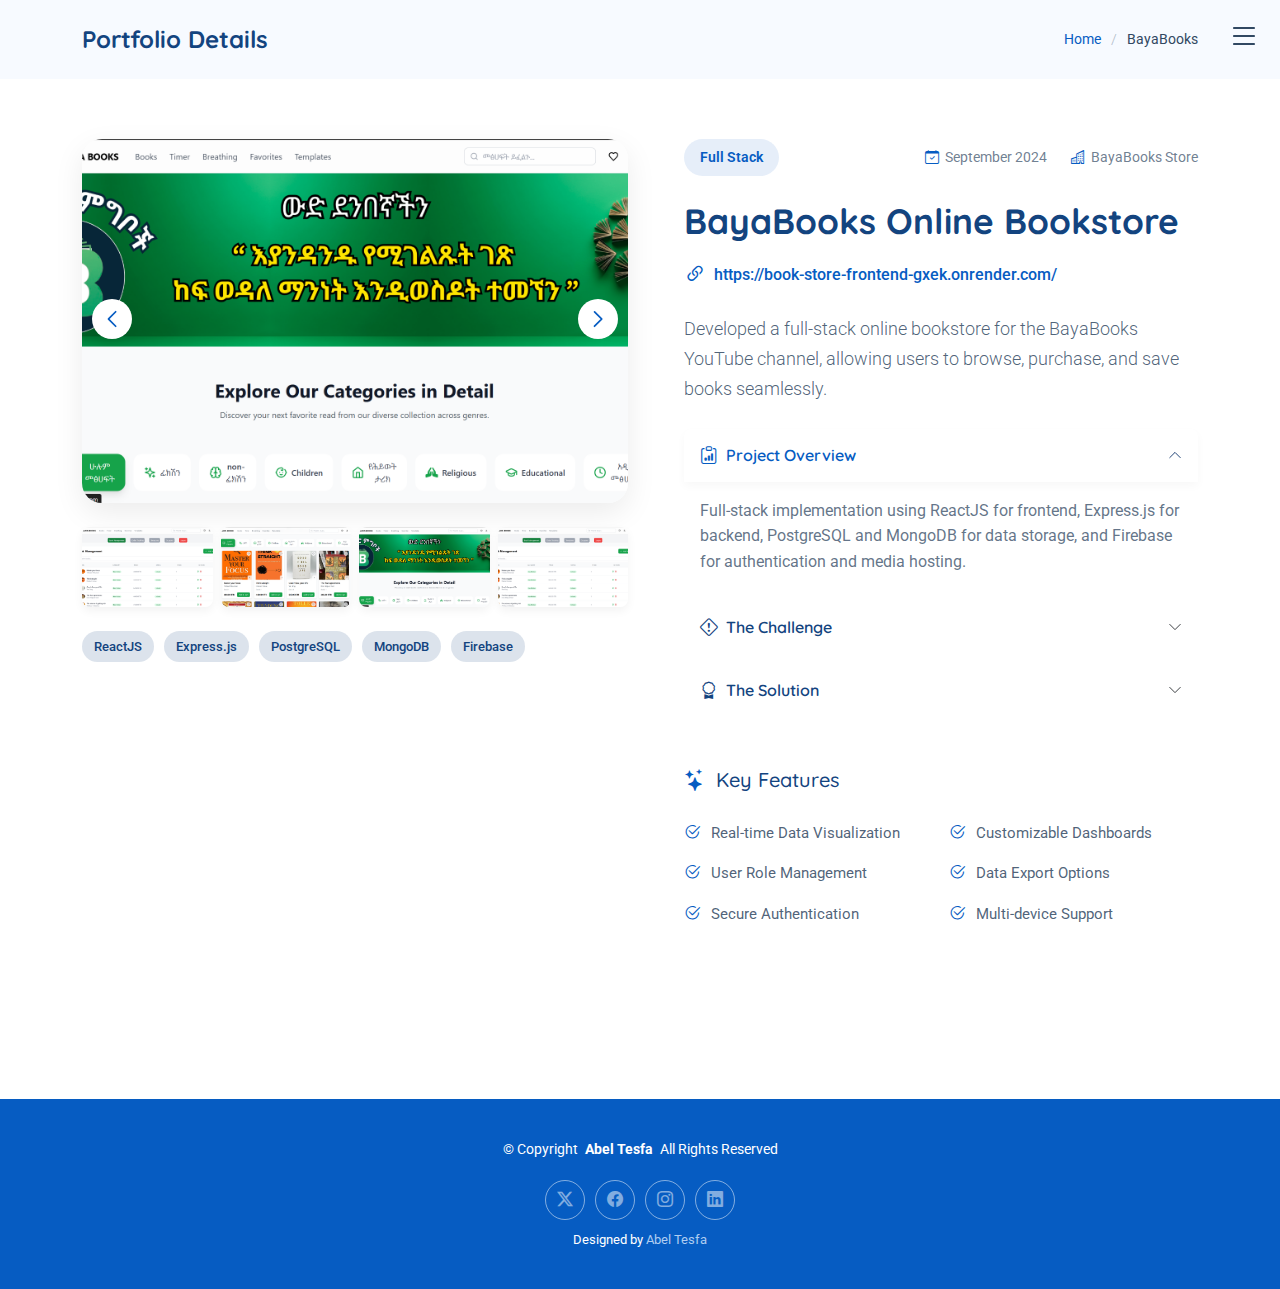
<file: portfolio-details.html>
<!DOCTYPE html>
<html lang="en">
  <head>
    <meta charset="utf-8" />
    <meta content="width=device-width, initial-scale=1.0" name="viewport" />
    <title>BayaBooks BookStore</title>
    <meta name="description" content="" />
    <meta name="keywords" content="" />

    <!-- Favicons -->
    <link href="assets/img/favicon.png" rel="icon" />
    <link href="assets/img/apple-touch-icon.png" rel="apple-touch-icon" />

    <!-- Fonts -->
    <link href="https://fonts.googleapis.com" rel="preconnect" />
    <link href="https://fonts.gstatic.com" rel="preconnect" crossorigin />
    <link
      href="https://fonts.googleapis.com/css2?family=Roboto:ital,wght@0,100;0,300;0,400;0,500;0,700;0,900;1,100;1,300;1,400;1,500;1,700;1,900&family=Open+Sans:ital,wght@0,300;0,400;0,500;0,600;0,700;0,800;1,300;1,400;1,500;1,600;1,700;1,800&family=Quicksand:wght@300;400;500;600;700&display=swap"
      rel="stylesheet"
    />

    <!-- Vendor CSS Files -->
    <link
      href="assets/vendor/bootstrap/css/bootstrap.min.css"
      rel="stylesheet"
    />
    <link
      href="assets/vendor/bootstrap-icons/bootstrap-icons.css"
      rel="stylesheet"
    />
    <link href="assets/vendor/aos/aos.css" rel="stylesheet" />
    <link
      href="assets/vendor/glightbox/css/glightbox.min.css"
      rel="stylesheet"
    />
    <link href="assets/vendor/swiper/swiper-bundle.min.css" rel="stylesheet" />

    <!-- Main CSS File -->
    <link href="assets/css/main.css" rel="stylesheet" />

    <!-- =======================================================
  * Template Name: Style
  * Template URL: https://bootstrapmade.com/style-bootstrap-portfolio-template/
  * Updated: Jul 02 2025 with Bootstrap v5.3.7
  * Author: BootstrapMade.com
  * License: https://bootstrapmade.com/license/
  ======================================================== -->
  </head>

  <body class="portfolio-details-page">
    <header id="header" class="header d-flex align-items-center fixed-top">
      <div
        class="container-fluid position-relative d-flex align-items-center justify-content-between"
      >
        <a href="index.html" class="logo d-flex align-items-center">
          <!-- Uncomment the line below if you also wish to use an image logo -->
          <!-- <img src="assets/img/logo.webp" alt=""> -->
          <!-- Uncomment the line below if you also wish to use an text logo -->
          <!-- <h1 class="sitename">Style</h1>  -->
        </a>

        <nav id="navmenu" class="navmenu">
          <div class="profile-img">
            <img
              src="assets/img/profile/profile-square-1.webp"
              alt=""
              class="img-fluid rounded-circle"
            />
          </div>

          <a
            href="index.html"
            class="logo d-flex align-items-center justify-content-center"
          >
            <!-- Uncomment the line below if you also wish to use an image logo -->
            <!-- <img src="assets/img/logo.webp" alt=""> -->
            <h1 class="sitename">Alex Smith</h1>
          </a>

          <div class="social-links text-center">
            <a href="#" class="twitter"><i class="bi bi-twitter-x"></i></a>
            <a href="#" class="facebook"><i class="bi bi-facebook"></i></a>
            <a href="#" class="instagram"><i class="bi bi-instagram"></i></a>
            <a href="#" class="google-plus"><i class="bi bi-skype"></i></a>
            <a href="#" class="linkedin"><i class="bi bi-linkedin"></i></a>
          </div>

          <ul>
            <li><a href="#hero">Home</a></li>
            <li><a href="#about">About</a></li>
            <li><a href="#resume">Resume</a></li>
            <li><a href="#portfolio">Portfolio</a></li>
            <li><a href="#services">Services</a></li>
            <li class="dropdown">
              <a href="#"
                ><span>Dropdown</span>
                <i class="bi bi-chevron-down toggle-dropdown"></i
              ></a>
              <ul>
                <li><a href="#">Dropdown 1</a></li>
                <li class="dropdown">
                  <a href="#"
                    ><span>Deep Dropdown</span>
                    <i class="bi bi-chevron-down toggle-dropdown"></i
                  ></a>
                  <ul>
                    <li><a href="#">Deep Dropdown 1</a></li>
                    <li><a href="#">Deep Dropdown 2</a></li>
                    <li><a href="#">Deep Dropdown 3</a></li>
                    <li><a href="#">Deep Dropdown 4</a></li>
                    <li><a href="#">Deep Dropdown 5</a></li>
                  </ul>
                </li>
                <li><a href="#">Dropdown 2</a></li>
                <li><a href="#">Dropdown 3</a></li>
                <li><a href="#">Dropdown 4</a></li>
              </ul>
            </li>
            <li><a href="#contact">Contact</a></li>
          </ul>
          <i class="mobile-nav-toggle d-xl-none bi bi-list"></i>
        </nav>
      </div>
    </header>

    <main class="main">
      <!-- Page Title -->
      <div class="page-title light-background">
        <div
          class="container d-lg-flex justify-content-between align-items-center"
        >
          <h1 class="mb-2 mb-lg-0">Portfolio Details</h1>
          <nav class="breadcrumbs">
            <ol>
              <li><a href="index.html">Home</a></li>
              <li class="current">BayaBooks</li>
            </ol>
          </nav>
        </div>
      </div>
      <!-- End Page Title -->

      <!-- Portfolio Details Section -->
      <section id="portfolio-details" class="portfolio-details section">
        <div class="container" data-aos="fade-up" data-aos-delay="100">
          <div class="row gy-4">
            <div class="col-lg-6" data-aos="fade-right">
              <div class="portfolio-details-media">
                <div class="main-image">
                  <div
                    class="portfolio-details-slider swiper init-swiper"
                    data-aos="zoom-in"
                  >
                    <script type="application/json" class="swiper-config">
                      {
                        "loop": true,
                        "speed": 1000,
                        "autoplay": {
                          "delay": 6000
                        },
                        "effect": "creative",
                        "creativeEffect": {
                          "prev": {
                            "shadow": true,
                            "translate": [0, 0, -400]
                          },
                          "next": {
                            "translate": ["100%", 0, 0]
                          }
                        },
                        "slidesPerView": 1,
                        "navigation": {
                          "nextEl": ".swiper-button-next",
                          "prevEl": ".swiper-button-prev"
                        }
                      }
                    </script>
                    <div class="swiper-wrapper">
                      <div class="swiper-slide">
                        <img
                          src="assets/img/portfolio/Front.png"
                          alt="BayaBooks Image"
                          class="img-fluid"
                        />
                      </div>
                      <div class="swiper-slide">
                        <img
                          src="assets/img/portfolio/fifth.png"
                          alt="BayaBooks Image"
                          class="img-fluid"
                        />
                      </div>
                      <div class="swiper-slide">
                        <img
                          src="assets/img/portfolio/fourth.png"
                          alt="BayaBooks Image"
                          class="img-fluid"
                        />
                      </div>
                    </div>
                    <div class="swiper-button-prev"></div>
                    <div class="swiper-button-next"></div>
                  </div>
                </div>

                <div
                  class="thumbnail-grid"
                  data-aos="fade-up"
                  data-aos-delay="200"
                >
                  <div class="row g-2 mt-3">
                    <div class="col-3">
                      <img
                        src="assets/img/portfolio/fourth.png"
                        alt="Gallery Image"
                        class="img-fluid glightbox"
                      />
                    </div>
                    <div class="col-3">
                      <img
                        src="assets/img/portfolio/second.png"
                        alt="Gallery Image"
                        class="img-fluid glightbox"
                      />
                    </div>
                    <div class="col-3">
                      <img
                        src="assets/img/portfolio/Front.png"
                        alt="Gallery Image"
                        class="img-fluid glightbox"
                      />
                    </div>
                    <div class="col-3">
                      <img
                        src="assets/img/portfolio/fourth.png"
                        alt="Gallery Image"
                        class="img-fluid glightbox"
                      />
                    </div>
                  </div>
                </div>

                <div
                  class="tech-stack-badges"
                  data-aos="fade-up"
                  data-aos-delay="300"
                >
                  <span>ReactJS</span>
                  <span>Express.js</span>
                  <span>PostgreSQL</span>
                  <span>MongoDB</span>
                  <span>Firebase</span>
                </div>
              </div>
            </div>

            <div class="col-lg-6" data-aos="fade-left">
              <div class="portfolio-details-content">
                <div class="project-meta">
                  <div class="badge-wrapper">
                    <span class="project-badge">Full Stack</span>
                  </div>
                  <div class="date-client">
                    <div class="meta-item">
                      <i class="bi bi-calendar-check"></i>
                      <span>September 2024</span>
                    </div>
                    <div class="meta-item">
                      <i class="bi bi-buildings"></i>
                      <span>BayaBooks Store</span>
                    </div>
                  </div>
                </div>

                <h2 class="project-title">BayaBooks Online Bookstore</h2>

                <div class="project-website">
                  <i class="bi bi-link-45deg"></i>
                  <a
                    href="https://book-store-frontend-gxek.onrender.com/"
                    target="_blank"
                  >
                    https://book-store-frontend-gxek.onrender.com/
                  </a>
                </div>

                <div class="project-overview">
                  <p class="lead">
                    Developed a full-stack online bookstore for the BayaBooks
                    YouTube channel, allowing users to browse, purchase, and
                    save books seamlessly.
                  </p>

                  <div
                    class="accordion project-accordion"
                    id="portfolio-details-projectAccordion"
                  >
                    <div class="accordion-item" data-aos="fade-up">
                      <h2 class="accordion-header">
                        <button
                          class="accordion-button"
                          type="button"
                          data-bs-toggle="collapse"
                          data-bs-target="#portfolio-details-collapse-1"
                          aria-expanded="true"
                          aria-controls="collapseOne"
                        >
                          <i class="bi bi-clipboard-data me-2"></i> Project
                          Overview
                        </button>
                      </h2>
                      <div
                        id="portfolio-details-collapse-1"
                        class="accordion-collapse collapse show"
                        data-bs-parent="#portfolio-details-projectAccordion"
                      >
                        <div class="accordion-body">
                          <p>
                            Full-stack implementation using ReactJS for
                            frontend, Express.js for backend, PostgreSQL and
                            MongoDB for data storage, and Firebase for
                            authentication and media hosting.
                          </p>
                        </div>
                      </div>
                    </div>

                    <div
                      class="accordion-item"
                      data-aos="fade-up"
                      data-aos-delay="100"
                    >
                      <h2 class="accordion-header">
                        <button
                          class="accordion-button collapsed"
                          type="button"
                          data-bs-toggle="collapse"
                          data-bs-target="#portfolio-details-collapse-2"
                          aria-expanded="false"
                          aria-controls="collapseTwo"
                        >
                          <i class="bi bi-exclamation-diamond me-2"></i> The
                          Challenge
                        </button>
                      </h2>
                      <div
                        id="portfolio-details-collapse-2"
                        class="accordion-collapse collapse"
                        data-bs-parent="#portfolio-details-projectAccordion"
                      >
                        <div class="accordion-body">
                          <p>
                            Integrating multiple databases, real-time updates,
                            and secure user authentication while maintaining
                            responsive design and fast load times.
                          </p>
                        </div>
                      </div>
                    </div>

                    <div
                      class="accordion-item"
                      data-aos="fade-up"
                      data-aos-delay="200"
                    >
                      <h2 class="accordion-header">
                        <button
                          class="accordion-button collapsed"
                          type="button"
                          data-bs-toggle="collapse"
                          data-bs-target="#portfolio-details-collapse-3"
                          aria-expanded="false"
                          aria-controls="collapseThree"
                        >
                          <i class="bi bi-award me-2"></i> The Solution
                        </button>
                      </h2>
                      <div
                        id="portfolio-details-collapse-3"
                        class="accordion-collapse collapse"
                        data-bs-parent="#portfolio-details-projectAccordion"
                      >
                        <div class="accordion-body">
                          <p>
                            Built a modular architecture with reusable
                            components, RESTful APIs for backend services, and a
                            modern UI/UX for an intuitive shopping experience.
                          </p>
                        </div>
                      </div>
                    </div>
                  </div>
                </div>

                <div
                  class="project-features"
                  data-aos="fade-up"
                  data-aos-delay="300"
                >
                  <h3><i class="bi bi-stars"></i> Key Features</h3>
                  <div class="row g-3">
                    <div class="col-md-6">
                      <ul class="feature-list">
                        <li>
                          <i class="bi bi-check2-circle"></i> Real-time Data
                          Visualization
                        </li>
                        <li>
                          <i class="bi bi-check2-circle"></i> User Role
                          Management
                        </li>
                        <li>
                          <i class="bi bi-check2-circle"></i> Secure
                          Authentication
                        </li>
                      </ul>
                    </div>
                    <div class="col-md-6">
                      <ul class="feature-list">
                        <li>
                          <i class="bi bi-check2-circle"></i> Customizable
                          Dashboards
                        </li>
                        <li>
                          <i class="bi bi-check2-circle"></i> Data Export
                          Options
                        </li>
                        <li>
                          <i class="bi bi-check2-circle"></i> Multi-device
                          Support
                        </li>
                      </ul>
                    </div>
                  </div>
                </div>

                <div
                  class="cta-buttons"
                  data-aos="fade-up"
                  data-aos-delay="400"
                >
                  <a
                    href="https://book-store-frontend-gxek.onrender.com/"
                    class="btn-view-project"
                    >View Live Project</a
                  >
                  <a href="./prison.html" class="btn-next-project"
                    >Next Project <i class="bi bi-arrow-right"></i
                  ></a>
                </div>
              </div>
            </div>
          </div>
        </div>
      </section>

      <!-- /Portfolio Details Section -->
    </main>

    <footer id="footer" class="footer dark-background">
      <div class="container">
        <div class="copyright text-center">
          <p>
            © <span>Copyright</span>
            <strong class="px-1 sitename">Abel Tesfa</strong>
            <span>All Rights Reserved</span>
          </p>
        </div>
        <div class="social-links d-flex justify-content-center">
          <a href=""><i class="bi bi-twitter-x"></i></a>
          <a href=""><i class="bi bi-facebook"></i></a>
          <a href=""><i class="bi bi-instagram"></i></a>
          <a href=""><i class="bi bi-linkedin"></i></a>
        </div>
        <div class="credits">
          <!-- All the links in the footer should remain intact. -->
          <!-- You can delete the links only if you've purchased the pro version. -->
          <!-- Licensing information: https://bootstrapmade.com/license/ -->
          <!-- Purchase the pro version with working PHP/AJAX contact form: [buy-url] -->
          Designed by <a href="#">Abel Tesfa</a>
        </div>
      </div>
    </footer>

    <!-- Scroll Top -->
    <a
      href="#"
      id="scroll-top"
      class="scroll-top d-flex align-items-center justify-content-center"
      ><i class="bi bi-arrow-up-short"></i
    ></a>

    <!-- Vendor JS Files -->
    <script src="assets/vendor/bootstrap/js/bootstrap.bundle.min.js"></script>
    <script src="assets/vendor/php-email-form/validate.js"></script>
    <script src="assets/vendor/aos/aos.js"></script>
    <script src="assets/vendor/purecounter/purecounter_vanilla.js"></script>
    <script src="assets/vendor/typed.js/typed.umd.js"></script>
    <script src="assets/vendor/waypoints/noframework.waypoints.js"></script>
    <script src="assets/vendor/glightbox/js/glightbox.min.js"></script>
    <script src="assets/vendor/imagesloaded/imagesloaded.pkgd.min.js"></script>
    <script src="assets/vendor/isotope-layout/isotope.pkgd.min.js"></script>
    <script src="assets/vendor/swiper/swiper-bundle.min.js"></script>

    <!-- Main JS File -->
    <script src="assets/js/main.js"></script>
  </body>
</html>
</file>
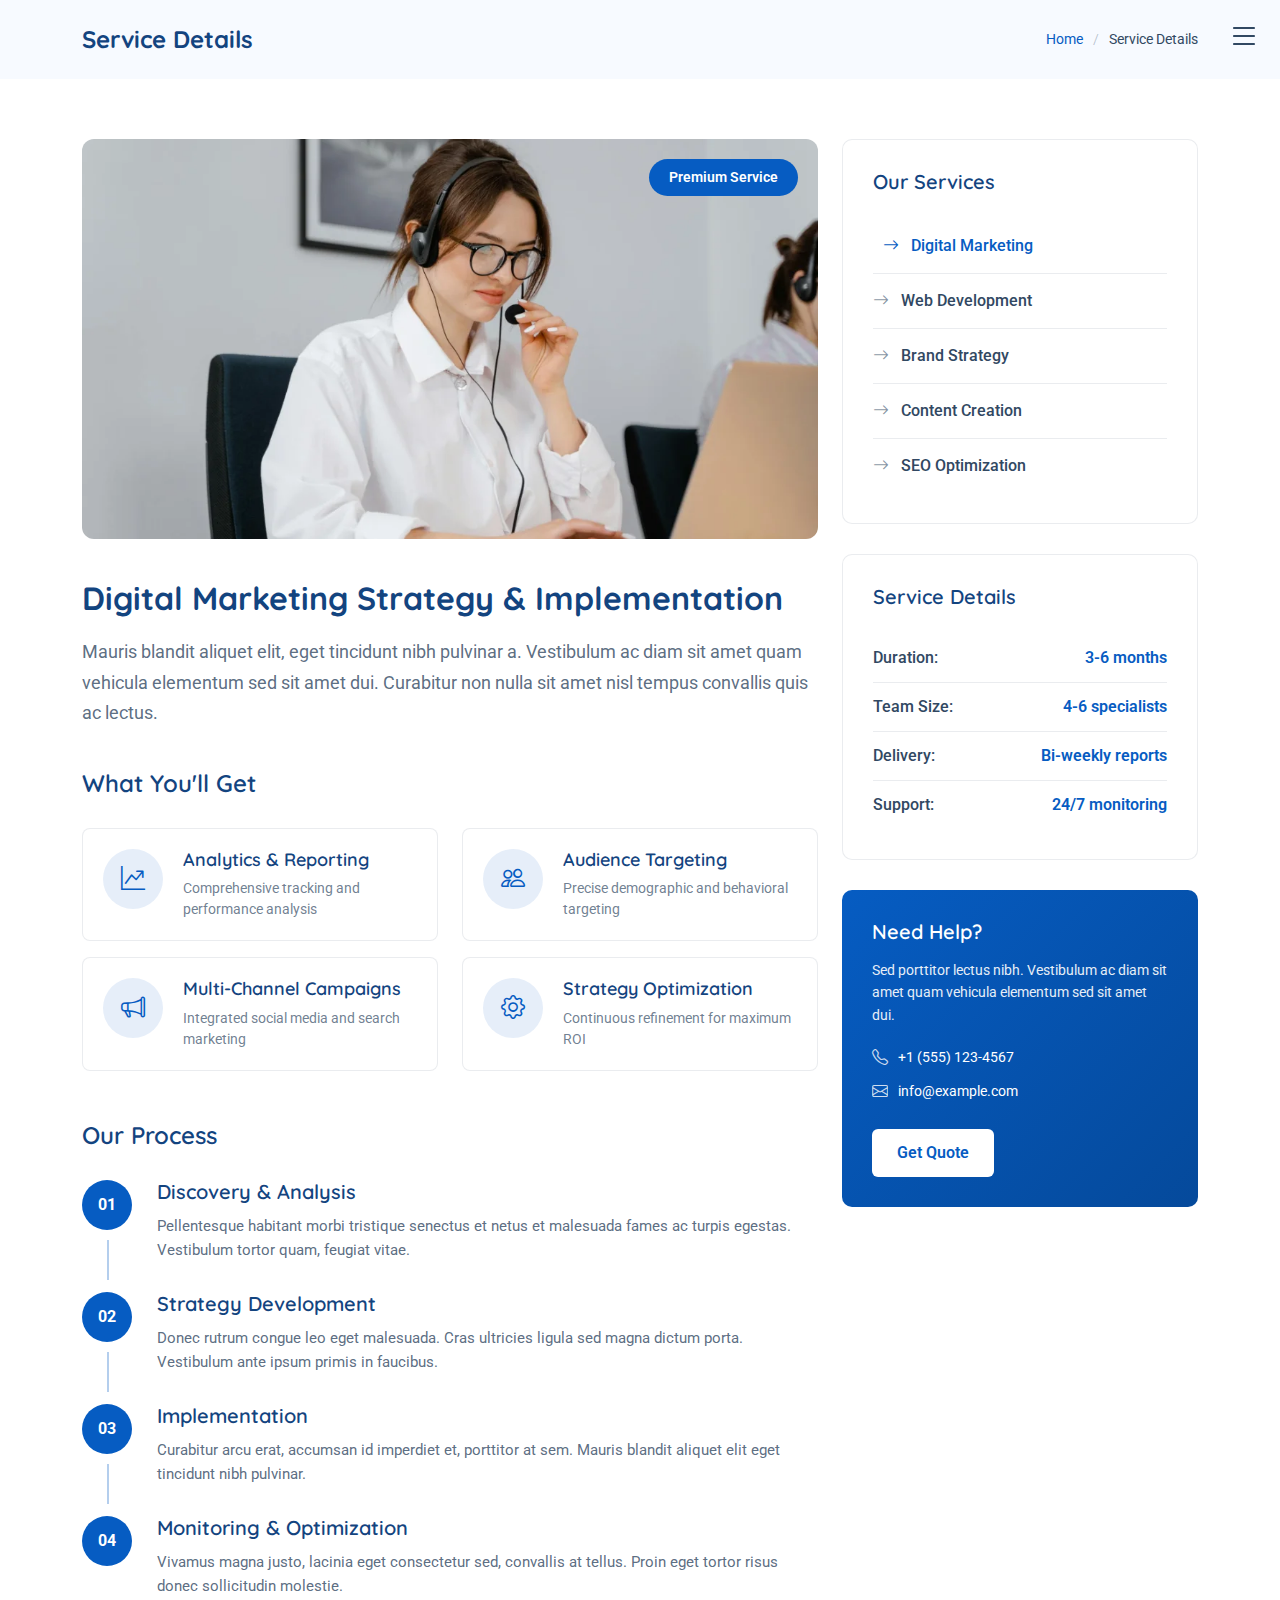
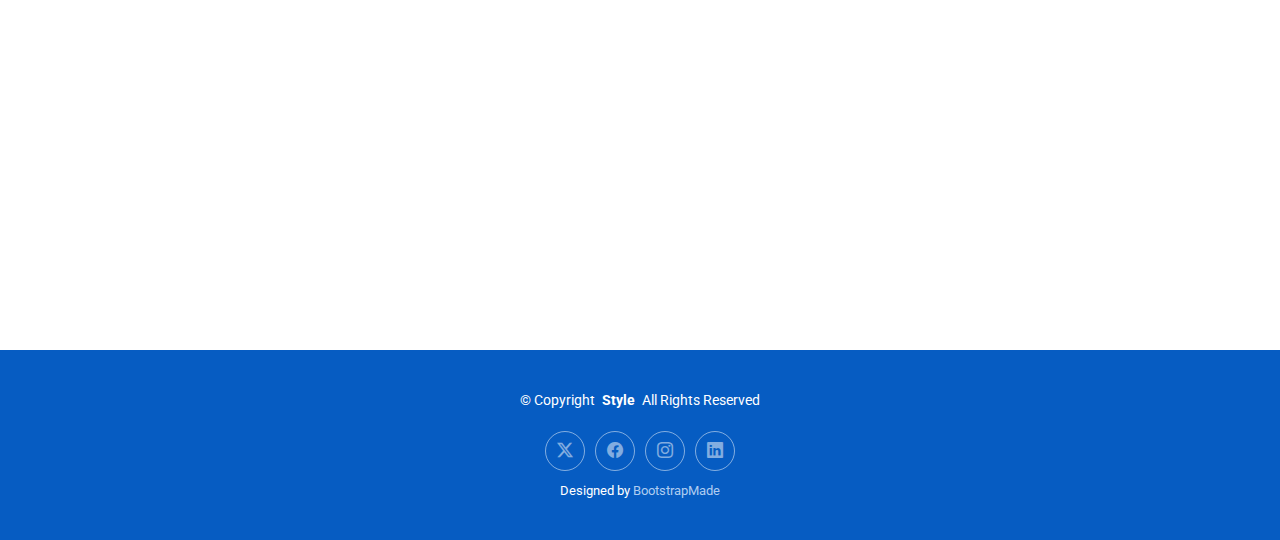
<file: service-details.html>
<!DOCTYPE html>
<html lang="en">

<head>
  <meta charset="utf-8">
  <meta content="width=device-width, initial-scale=1.0" name="viewport">
  <title>Service Details - Style Bootstrap Template</title>
  <meta name="description" content="">
  <meta name="keywords" content="">

  <!-- Favicons -->
  <link href="assets/img/favicon.png" rel="icon">
  <link href="assets/img/apple-touch-icon.png" rel="apple-touch-icon">

  <!-- Fonts -->
  <link href="https://fonts.googleapis.com" rel="preconnect">
  <link href="https://fonts.gstatic.com" rel="preconnect" crossorigin>
  <link href="https://fonts.googleapis.com/css2?family=Roboto:ital,wght@0,100;0,300;0,400;0,500;0,700;0,900;1,100;1,300;1,400;1,500;1,700;1,900&family=Open+Sans:ital,wght@0,300;0,400;0,500;0,600;0,700;0,800;1,300;1,400;1,500;1,600;1,700;1,800&family=Quicksand:wght@300;400;500;600;700&display=swap" rel="stylesheet">

  <!-- Vendor CSS Files -->
  <link href="assets/vendor/bootstrap/css/bootstrap.min.css" rel="stylesheet">
  <link href="assets/vendor/bootstrap-icons/bootstrap-icons.css" rel="stylesheet">
  <link href="assets/vendor/aos/aos.css" rel="stylesheet">
  <link href="assets/vendor/glightbox/css/glightbox.min.css" rel="stylesheet">
  <link href="assets/vendor/swiper/swiper-bundle.min.css" rel="stylesheet">

  <!-- Main CSS File -->
  <link href="assets/css/main.css" rel="stylesheet">

  <!-- =======================================================
  * Template Name: Style
  * Template URL: https://bootstrapmade.com/style-bootstrap-portfolio-template/
  * Updated: Jul 02 2025 with Bootstrap v5.3.7
  * Author: BootstrapMade.com
  * License: https://bootstrapmade.com/license/
  ======================================================== -->
</head>

<body class="service-details-page">

  <header id="header" class="header d-flex align-items-center fixed-top">
    <div class="container-fluid position-relative d-flex align-items-center justify-content-between">

      <a href="index.html" class="logo d-flex align-items-center">
        <!-- Uncomment the line below if you also wish to use an image logo -->
        <!-- <img src="assets/img/logo.webp" alt=""> -->
        <!-- Uncomment the line below if you also wish to use an text logo -->
        <!-- <h1 class="sitename">Style</h1>  -->
      </a>

      <nav id="navmenu" class="navmenu">

        <div class="profile-img">
          <img src="assets/img/profile/profile-square-1.webp" alt="" class="img-fluid rounded-circle">
        </div>

        <a href="index.html" class="logo d-flex align-items-center justify-content-center">
          <!-- Uncomment the line below if you also wish to use an image logo -->
          <!-- <img src="assets/img/logo.webp" alt=""> -->
          <h1 class="sitename">Alex Smith</h1>
        </a>

        <div class="social-links text-center">
          <a href="#" class="twitter"><i class="bi bi-twitter-x"></i></a>
          <a href="#" class="facebook"><i class="bi bi-facebook"></i></a>
          <a href="#" class="instagram"><i class="bi bi-instagram"></i></a>
          <a href="#" class="google-plus"><i class="bi bi-skype"></i></a>
          <a href="#" class="linkedin"><i class="bi bi-linkedin"></i></a>
        </div>

        <ul>
          <li><a href="#hero">Home</a></li>
          <li><a href="#about">About</a></li>
          <li><a href="#resume">Resume</a></li>
          <li><a href="#portfolio">Portfolio</a></li>
          <li><a href="#services">Services</a></li>
          <li class="dropdown"><a href="#"><span>Dropdown</span> <i class="bi bi-chevron-down toggle-dropdown"></i></a>
            <ul>
              <li><a href="#">Dropdown 1</a></li>
              <li class="dropdown"><a href="#"><span>Deep Dropdown</span> <i class="bi bi-chevron-down toggle-dropdown"></i></a>
                <ul>
                  <li><a href="#">Deep Dropdown 1</a></li>
                  <li><a href="#">Deep Dropdown 2</a></li>
                  <li><a href="#">Deep Dropdown 3</a></li>
                  <li><a href="#">Deep Dropdown 4</a></li>
                  <li><a href="#">Deep Dropdown 5</a></li>
                </ul>
              </li>
              <li><a href="#">Dropdown 2</a></li>
              <li><a href="#">Dropdown 3</a></li>
              <li><a href="#">Dropdown 4</a></li>
            </ul>
          </li>
          <li><a href="#contact">Contact</a></li>
        </ul>
        <i class="mobile-nav-toggle d-xl-none bi bi-list"></i>
      </nav>

    </div>
  </header>

  <main class="main">

    <!-- Page Title -->
    <div class="page-title light-background">
      <div class="container d-lg-flex justify-content-between align-items-center">
        <h1 class="mb-2 mb-lg-0">Service Details</h1>
        <nav class="breadcrumbs">
          <ol>
            <li><a href="index.html">Home</a></li>
            <li class="current">Service Details</li>
          </ol>
        </nav>
      </div>
    </div><!-- End Page Title -->

    <!-- Service Details Section -->
    <section id="service-details" class="service-details section">

      <div class="container" data-aos="fade-up" data-aos-delay="100">

        <div class="row gy-5">

          <div class="col-lg-8" data-aos="fade-up" data-aos-delay="200">
            <div class="service-hero">
              <img src="assets/img/services/services-7.webp" alt="" class="img-fluid">
              <div class="service-badge">
                <span>Premium Service</span>
              </div>
            </div>

            <div class="service-content">
              <div class="service-header">
                <h2>Digital Marketing Strategy &amp; Implementation</h2>
                <p class="service-intro">Mauris blandit aliquet elit, eget tincidunt nibh pulvinar a. Vestibulum ac diam sit amet quam vehicula elementum sed sit amet dui. Curabitur non nulla sit amet nisl tempus convallis quis ac lectus.</p>
              </div>

              <div class="service-features">
                <h4>What You'll Get</h4>
                <div class="row gy-3">
                  <div class="col-md-6">
                    <div class="feature-item">
                      <div class="feature-icon">
                        <i class="bi bi-graph-up-arrow"></i>
                      </div>
                      <div class="feature-content">
                        <h5>Analytics &amp; Reporting</h5>
                        <p>Comprehensive tracking and performance analysis</p>
                      </div>
                    </div>
                  </div>
                  <div class="col-md-6">
                    <div class="feature-item">
                      <div class="feature-icon">
                        <i class="bi bi-people"></i>
                      </div>
                      <div class="feature-content">
                        <h5>Audience Targeting</h5>
                        <p>Precise demographic and behavioral targeting</p>
                      </div>
                    </div>
                  </div>
                  <div class="col-md-6">
                    <div class="feature-item">
                      <div class="feature-icon">
                        <i class="bi bi-megaphone"></i>
                      </div>
                      <div class="feature-content">
                        <h5>Multi-Channel Campaigns</h5>
                        <p>Integrated social media and search marketing</p>
                      </div>
                    </div>
                  </div>
                  <div class="col-md-6">
                    <div class="feature-item">
                      <div class="feature-icon">
                        <i class="bi bi-gear"></i>
                      </div>
                      <div class="feature-content">
                        <h5>Strategy Optimization</h5>
                        <p>Continuous refinement for maximum ROI</p>
                      </div>
                    </div>
                  </div>
                </div>
              </div>

              <div class="service-process">
                <h4>Our Process</h4>
                <div class="process-steps">
                  <div class="process-step">
                    <div class="step-number">01</div>
                    <div class="step-content">
                      <h5>Discovery &amp; Analysis</h5>
                      <p>Pellentesque habitant morbi tristique senectus et netus et malesuada fames ac turpis egestas. Vestibulum tortor quam, feugiat vitae.</p>
                    </div>
                  </div>
                  <div class="process-step">
                    <div class="step-number">02</div>
                    <div class="step-content">
                      <h5>Strategy Development</h5>
                      <p>Donec rutrum congue leo eget malesuada. Cras ultricies ligula sed magna dictum porta. Vestibulum ante ipsum primis in faucibus.</p>
                    </div>
                  </div>
                  <div class="process-step">
                    <div class="step-number">03</div>
                    <div class="step-content">
                      <h5>Implementation</h5>
                      <p>Curabitur arcu erat, accumsan id imperdiet et, porttitor at sem. Mauris blandit aliquet elit eget tincidunt nibh pulvinar.</p>
                    </div>
                  </div>
                  <div class="process-step">
                    <div class="step-number">04</div>
                    <div class="step-content">
                      <h5>Monitoring &amp; Optimization</h5>
                      <p>Vivamus magna justo, lacinia eget consectetur sed, convallis at tellus. Proin eget tortor risus donec sollicitudin molestie.</p>
                    </div>
                  </div>
                </div>
              </div>

              <div class="service-gallery" data-aos="fade-up" data-aos-delay="300">
                <h4>Project Showcase</h4>
                <div class="row gy-3">
                  <div class="col-md-4">
                    <img src="assets/img/services/services-2.webp" alt="" class="img-fluid rounded">
                  </div>
                  <div class="col-md-4">
                    <img src="assets/img/services/services-8.webp" alt="" class="img-fluid rounded">
                  </div>
                  <div class="col-md-4">
                    <img src="assets/img/services/services-11.webp" alt="" class="img-fluid rounded">
                  </div>
                </div>
              </div>
            </div>
          </div>

          <div class="col-lg-4" data-aos="fade-up" data-aos-delay="400">
            <div class="service-sidebar">

              <div class="service-menu">
                <h4>Our Services</h4>
                <div class="menu-list">
                  <a href="#" class="menu-item active">
                    <i class="bi bi-arrow-right"></i>
                    <span>Digital Marketing</span>
                  </a>
                  <a href="#" class="menu-item">
                    <i class="bi bi-arrow-right"></i>
                    <span>Web Development</span>
                  </a>
                  <a href="#" class="menu-item">
                    <i class="bi bi-arrow-right"></i>
                    <span>Brand Strategy</span>
                  </a>
                  <a href="#" class="menu-item">
                    <i class="bi bi-arrow-right"></i>
                    <span>Content Creation</span>
                  </a>
                  <a href="#" class="menu-item">
                    <i class="bi bi-arrow-right"></i>
                    <span>SEO Optimization</span>
                  </a>
                </div>
              </div>

              <div class="service-info">
                <h4>Service Details</h4>
                <div class="info-list">
                  <div class="info-item">
                    <span class="info-label">Duration:</span>
                    <span class="info-value">3-6 months</span>
                  </div>
                  <div class="info-item">
                    <span class="info-label">Team Size:</span>
                    <span class="info-value">4-6 specialists</span>
                  </div>
                  <div class="info-item">
                    <span class="info-label">Delivery:</span>
                    <span class="info-value">Bi-weekly reports</span>
                  </div>
                  <div class="info-item">
                    <span class="info-label">Support:</span>
                    <span class="info-value">24/7 monitoring</span>
                  </div>
                </div>
              </div>

              <div class="contact-card">
                <div class="contact-content">
                  <h4>Need Help?</h4>
                  <p>Sed porttitor lectus nibh. Vestibulum ac diam sit amet quam vehicula elementum sed sit amet dui.</p>
                  <div class="contact-info">
                    <div class="contact-item">
                      <i class="bi bi-telephone"></i>
                      <span>+1 (555) 123-4567</span>
                    </div>
                    <div class="contact-item">
                      <i class="bi bi-envelope"></i>
                      <span>info@example.com</span>
                    </div>
                  </div>
                  <a href="#" class="btn btn-primary">Get Quote</a>
                </div>
              </div>

            </div>
          </div>

        </div>

      </div>

    </section><!-- /Service Details Section -->

  </main>

  <footer id="footer" class="footer dark-background">

    <div class="container">
      <div class="copyright text-center ">
        <p>© <span>Copyright</span> <strong class="px-1 sitename">Style</strong> <span>All Rights Reserved</span></p>
      </div>
      <div class="social-links d-flex justify-content-center">
        <a href=""><i class="bi bi-twitter-x"></i></a>
        <a href=""><i class="bi bi-facebook"></i></a>
        <a href=""><i class="bi bi-instagram"></i></a>
        <a href=""><i class="bi bi-linkedin"></i></a>
      </div>
      <div class="credits">
        <!-- All the links in the footer should remain intact. -->
        <!-- You can delete the links only if you've purchased the pro version. -->
        <!-- Licensing information: https://bootstrapmade.com/license/ -->
        <!-- Purchase the pro version with working PHP/AJAX contact form: [buy-url] -->
        Designed by <a href="https://bootstrapmade.com/">BootstrapMade</a>
      </div>
    </div>

  </footer>

  <!-- Scroll Top -->
  <a href="#" id="scroll-top" class="scroll-top d-flex align-items-center justify-content-center"><i class="bi bi-arrow-up-short"></i></a>

  <!-- Vendor JS Files -->
  <script src="assets/vendor/bootstrap/js/bootstrap.bundle.min.js"></script>
  <script src="assets/vendor/php-email-form/validate.js"></script>
  <script src="assets/vendor/aos/aos.js"></script>
  <script src="assets/vendor/purecounter/purecounter_vanilla.js"></script>
  <script src="assets/vendor/typed.js/typed.umd.js"></script>
  <script src="assets/vendor/waypoints/noframework.waypoints.js"></script>
  <script src="assets/vendor/glightbox/js/glightbox.min.js"></script>
  <script src="assets/vendor/imagesloaded/imagesloaded.pkgd.min.js"></script>
  <script src="assets/vendor/isotope-layout/isotope.pkgd.min.js"></script>
  <script src="assets/vendor/swiper/swiper-bundle.min.js"></script>

  <!-- Main JS File -->
  <script src="assets/js/main.js"></script>

</body>

</html>
</file>
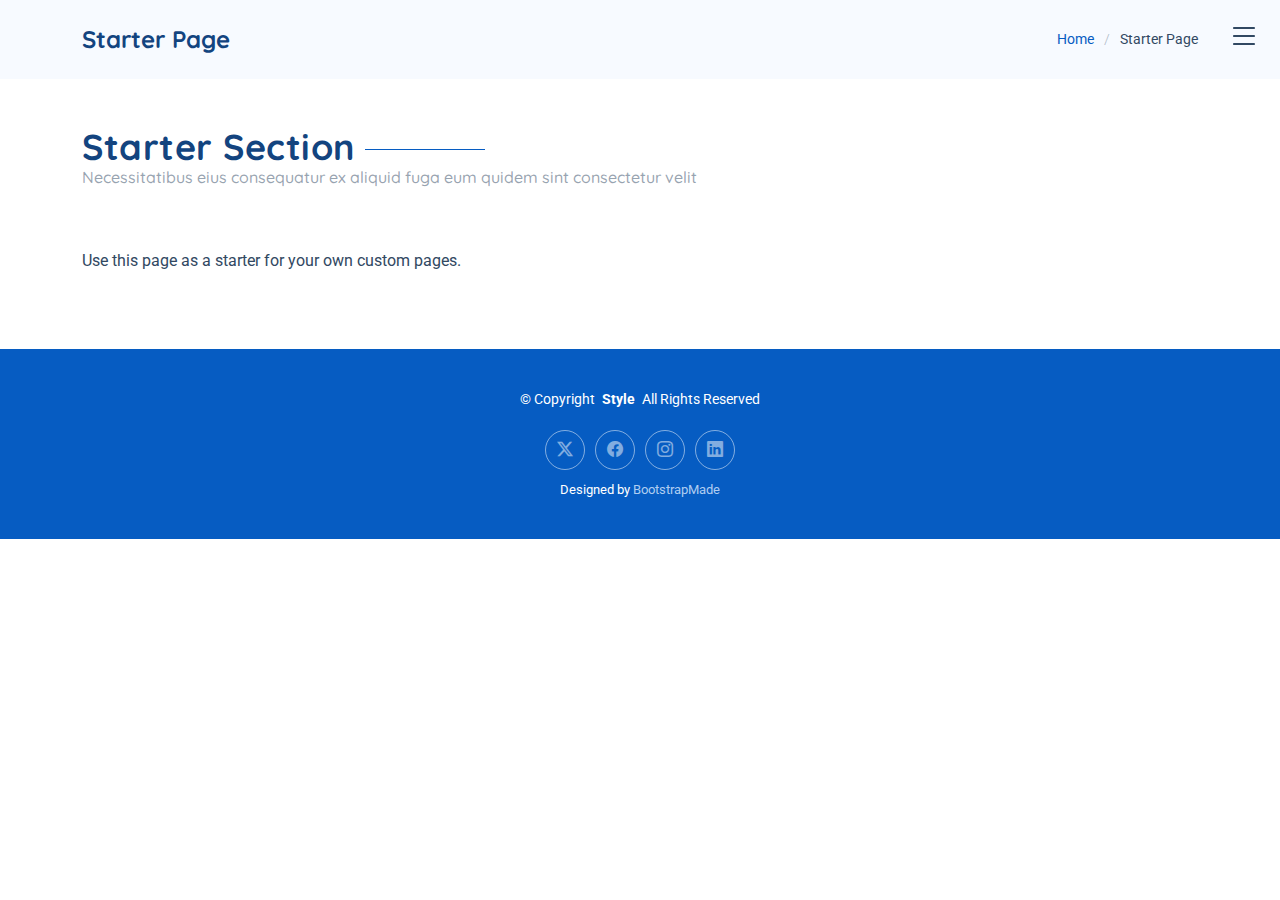
<file: starter-page.html>
<!DOCTYPE html>
<html lang="en">
  <head>
    <meta charset="utf-8" />
    <meta content="width=device-width, initial-scale=1.0" name="viewport" />
    <title>Abel Tesfa | Portfolio</title>
    <meta name="description" content="" />
    <meta name="keywords" content="" />

    <!-- Favicons -->
    <link href="assets/img/favicon.png" rel="icon" />
    <link href="assets/img/apple-touch-icon.png" rel="apple-touch-icon" />

    <!-- Fonts -->
    <link href="https://fonts.googleapis.com" rel="preconnect" />
    <link href="https://fonts.gstatic.com" rel="preconnect" crossorigin />
    <link
      href="https://fonts.googleapis.com/css2?family=Roboto:ital,wght@0,100;0,300;0,400;0,500;0,700;0,900;1,100;1,300;1,400;1,500;1,700;1,900&family=Open+Sans:ital,wght@0,300;0,400;0,500;0,600;0,700;0,800;1,300;1,400;1,500;1,600;1,700;1,800&family=Quicksand:wght@300;400;500;600;700&display=swap"
      rel="stylesheet"
    />

    <!-- Vendor CSS Files -->
    <link
      href="assets/vendor/bootstrap/css/bootstrap.min.css"
      rel="stylesheet"
    />
    <link
      href="assets/vendor/bootstrap-icons/bootstrap-icons.css"
      rel="stylesheet"
    />
    <link href="assets/vendor/aos/aos.css" rel="stylesheet" />
    <link
      href="assets/vendor/glightbox/css/glightbox.min.css"
      rel="stylesheet"
    />
    <link href="assets/vendor/swiper/swiper-bundle.min.css" rel="stylesheet" />

    <!-- Main CSS File -->
    <link href="assets/css/main.css" rel="stylesheet" />

    <!-- =======================================================
  * Template Name: Style
  * Template URL: https://bootstrapmade.com/style-bootstrap-portfolio-template/
  * Updated: Jul 02 2025 with Bootstrap v5.3.7
  * Author: BootstrapMade.com
  * License: https://bootstrapmade.com/license/
  ======================================================== -->
  </head>

  <body class="starter-page-page">
    <header id="header" class="header d-flex align-items-center fixed-top">
      <div
        class="container-fluid position-relative d-flex align-items-center justify-content-between"
      >
        <a href="index.html" class="logo d-flex align-items-center">
          <!-- Uncomment the line below if you also wish to use an image logo -->
          <!-- <img src="assets/img/logo.webp" alt=""> -->
          <!-- Uncomment the line below if you also wish to use an text logo -->
          <!-- <h1 class="sitename">Style</h1>  -->
        </a>

        <nav id="navmenu" class="navmenu">
          <div class="profile-img">
            <img
              src="assets/img/profile/profile-square-1.webp"
              alt=""
              class="img-fluid rounded-circle"
            />
          </div>

          <a
            href="index.html"
            class="logo d-flex align-items-center justify-content-center"
          >
            <!-- Uncomment the line below if you also wish to use an image logo -->
            <!-- <img src="assets/img/logo.webp" alt=""> -->
            <h1 class="sitename">Abel Tesfa</h1>
          </a>

          <div class="social-links text-center">
            <a href="#" class="twitter"><i class="bi bi-twitter-x"></i></a>
            <a href="#" class="facebook"><i class="bi bi-facebook"></i></a>
            <a href="#" class="instagram"><i class="bi bi-instagram"></i></a>
            <a href="#" class="google-plus"><i class="bi bi-skype"></i></a>
            <a href="#" class="linkedin"><i class="bi bi-linkedin"></i></a>
          </div>

          <ul>
            <li><a href="#hero">Home</a></li>
            <li><a href="#about">About</a></li>
            <li><a href="#resume">Resume</a></li>
            <li><a href="#portfolio">Portfolio</a></li>
            <li><a href="#services">Services</a></li>
            <li class="dropdown">
              <a href="#"
                ><span>Dropdown</span>
                <i class="bi bi-chevron-down toggle-dropdown"></i
              ></a>
              <ul>
                <li><a href="#">Dropdown 1</a></li>
                <li class="dropdown">
                  <a href="#"
                    ><span>Deep Dropdown</span>
                    <i class="bi bi-chevron-down toggle-dropdown"></i
                  ></a>
                  <ul>
                    <li><a href="#">Deep Dropdown 1</a></li>
                    <li><a href="#">Deep Dropdown 2</a></li>
                    <li><a href="#">Deep Dropdown 3</a></li>
                    <li><a href="#">Deep Dropdown 4</a></li>
                    <li><a href="#">Deep Dropdown 5</a></li>
                  </ul>
                </li>
                <li><a href="#">Dropdown 2</a></li>
                <li><a href="#">Dropdown 3</a></li>
                <li><a href="#">Dropdown 4</a></li>
              </ul>
            </li>
            <li><a href="#contact">Contact</a></li>
          </ul>
          <i class="mobile-nav-toggle d-xl-none bi bi-list"></i>
        </nav>
      </div>
    </header>

    <main class="main">
      <!-- Page Title -->
      <div class="page-title light-background">
        <div
          class="container d-lg-flex justify-content-between align-items-center"
        >
          <h1 class="mb-2 mb-lg-0">Starter Page</h1>
          <nav class="breadcrumbs">
            <ol>
              <li><a href="index.html">Home</a></li>
              <li class="current">Starter Page</li>
            </ol>
          </nav>
        </div>
      </div>
      <!-- End Page Title -->

      <!-- Starter Section Section -->
      <section id="starter-section" class="starter-section section">
        <!-- Section Title -->
        <div class="container section-title">
          <h2>Starter Section</h2>
          <p>
            Necessitatibus eius consequatur ex aliquid fuga eum quidem sint
            consectetur velit
          </p>
        </div>
        <!-- End Section Title -->

        <div class="container" data-aos="fade-up">
          <p>Use this page as a starter for your own custom pages.</p>
        </div>
      </section>
      <!-- /Starter Section Section -->
    </main>

    <footer id="footer" class="footer dark-background">
      <div class="container">
        <div class="copyright text-center">
          <p>
            © <span>Copyright</span>
            <strong class="px-1 sitename">Style</strong>
            <span>All Rights Reserved</span>
          </p>
        </div>
        <div class="social-links d-flex justify-content-center">
          <a href=""><i class="bi bi-twitter-x"></i></a>
          <a href=""><i class="bi bi-facebook"></i></a>
          <a href=""><i class="bi bi-instagram"></i></a>
          <a href=""><i class="bi bi-linkedin"></i></a>
        </div>
        <div class="credits">
          <!-- All the links in the footer should remain intact. -->
          <!-- You can delete the links only if you've purchased the pro version. -->
          <!-- Licensing information: https://bootstrapmade.com/license/ -->
          <!-- Purchase the pro version with working PHP/AJAX contact form: [buy-url] -->
          Designed by <a href="https://bootstrapmade.com/">BootstrapMade</a>
        </div>
      </div>
    </footer>

    <!-- Scroll Top -->
    <a
      href="#"
      id="scroll-top"
      class="scroll-top d-flex align-items-center justify-content-center"
      ><i class="bi bi-arrow-up-short"></i
    ></a>

    <!-- Vendor JS Files -->
    <script src="assets/vendor/bootstrap/js/bootstrap.bundle.min.js"></script>
    <script src="assets/vendor/php-email-form/validate.js"></script>
    <script src="assets/vendor/aos/aos.js"></script>
    <script src="assets/vendor/purecounter/purecounter_vanilla.js"></script>
    <script src="assets/vendor/typed.js/typed.umd.js"></script>
    <script src="assets/vendor/waypoints/noframework.waypoints.js"></script>
    <script src="assets/vendor/glightbox/js/glightbox.min.js"></script>
    <script src="assets/vendor/imagesloaded/imagesloaded.pkgd.min.js"></script>
    <script src="assets/vendor/isotope-layout/isotope.pkgd.min.js"></script>
    <script src="assets/vendor/swiper/swiper-bundle.min.js"></script>

    <!-- Main JS File -->
    <script src="assets/js/main.js"></script>
  </body>
</html>
</file>
<file: assets/css/main.css>
/**
* Template Name: Style
* Template URL: https://bootstrapmade.com/style-bootstrap-portfolio-template/
* Updated: Jul 02 2025 with Bootstrap v5.3.7
* Author: BootstrapMade.com
* License: https://bootstrapmade.com/license/
*/

@charset "UTF-8";

/*--------------------------------------------------------------
# Font & Color Variables
# Help: https://bootstrapmade.com/color-system/
--------------------------------------------------------------*/
/* Fonts */
:root {
  --default-font: "Roboto", system-ui, -apple-system, "Segoe UI", Roboto,
    "Helvetica Neue", Arial, "Noto Sans", "Liberation Sans", sans-serif,
    "Apple Color Emoji", "Segoe UI Emoji", "Segoe UI Symbol", "Noto Color Emoji";
  --heading-font: "Quicksand", sans-serif;
  --nav-font: "Open Sans", sans-serif;
}

/* Global Colors - The following color variables are used throughout the website. Updating them here will change the color scheme of the entire website */
:root {
  --background-color: #ffffff; /* Background color for the entire website, including individual sections */
  --default-color: #314862; /* Default color used for the majority of the text content across the entire website */
  --heading-color: #13447f; /* Color for headings, subheadings and title throughout the website */
  --accent-color: #065cc2; /* Accent color that represents your brand on the website. It's used for buttons, links, and other elements that need to stand out */
  --surface-color: #ffffff; /* The surface color is used as a background of boxed elements within sections, such as cards, icon boxes, or other elements that require a visual separation from the global background. */
  --contrast-color: #ffffff; /* Contrast color for text, ensuring readability against backgrounds of accent, heading, or default colors. */
}

/* Nav Menu Colors - The following color variables are used specifically for the navigation menu. They are separate from the global colors to allow for more customization options */
:root {
  --nav-color: #314862; /* The default color of the main navmenu links */
  --nav-hover-color: #065cc2; /* Applied to main navmenu links when they are hovered over or active */
  --nav-mobile-background-color: #11427d; /* Used as the background color for mobile navigation menu */
  --nav-dropdown-background-color: #065cc2; /* Used as the background color for dropdown items that appear when hovering over primary navigation items */
  --nav-dropdown-color: #acc4e0; /* Used for navigation links of the dropdown items in the navigation menu. */
  --nav-dropdown-hover-color: #ffffff; /* Similar to --nav-hover-color, this color is applied to dropdown navigation links when they are hovered over. */
}

/* Color Presets - These classes override global colors when applied to any section or element, providing reuse of the sam color scheme. */

.light-background {
  --background-color: #f7faff;
  --surface-color: #ffffff;
}

.dark-background {
  --background-color: #065cc2;
  --default-color: #ffffff;
  --heading-color: #ffffff;
  --accent-color: #afcdf1;
  --surface-color: #2973cc;
  --contrast-color: #ffffff;
}

/* Smooth scroll */
:root {
  scroll-behavior: smooth;
}

/*--------------------------------------------------------------
# General Styling & Shared Classes
--------------------------------------------------------------*/
body {
  color: var(--default-color);
  background-color: var(--background-color);
  font-family: var(--default-font);
}

a {
  color: var(--accent-color);
  text-decoration: none;
  transition: 0.3s;
}

a:hover {
  color: color-mix(in srgb, var(--accent-color), transparent 25%);
  text-decoration: none;
}

h1,
h2,
h3,
h4,
h5,
h6 {
  color: var(--heading-color);
  font-family: var(--heading-font);
}

/* PHP Email Form Messages
------------------------------*/
.php-email-form .error-message {
  display: none;
  background: #df1529;
  color: #ffffff;
  text-align: left;
  padding: 15px;
  margin-bottom: 24px;
  font-weight: 600;
}

.php-email-form .sent-message {
  display: none;
  color: #ffffff;
  background: #059652;
  text-align: center;
  padding: 15px;
  margin-bottom: 24px;
  font-weight: 600;
}

.php-email-form .loading {
  display: none;
  background: var(--surface-color);
  text-align: center;
  padding: 15px;
  margin-bottom: 24px;
}

.php-email-form .loading:before {
  content: "";
  display: inline-block;
  border-radius: 50%;
  width: 24px;
  height: 24px;
  margin: 0 10px -6px 0;
  border: 3px solid var(--accent-color);
  border-top-color: var(--surface-color);
  animation: php-email-form-loading 1s linear infinite;
}

@keyframes php-email-form-loading {
  0% {
    transform: rotate(0deg);
  }

  100% {
    transform: rotate(360deg);
  }
}

/*--------------------------------------------------------------
# Global Header
--------------------------------------------------------------*/
.header {
  --background-color: rgba(255, 255, 255, 0);
  color: var(--default-color);
  background-color: var(--background-color);
  padding: 15px 0;
  transition: all 0.5s;
  z-index: 997;
}

.header .logo {
  line-height: 1;
}

.header .logo img {
  max-height: 32px;
  margin-right: 8px;
}

.header .logo h1 {
  font-size: 30px;
  margin: 0;
  font-weight: 700;
  color: var(--heading-color);
}

/*--------------------------------------------------------------
# Navigation Menu
--------------------------------------------------------------*/
/* Navmenu */
.mobile-nav-toggle {
  color: var(--nav-color);
  position: fixed;
  top: 20px;
  right: 20px;
  font-size: 32px;
  line-height: 0;
  cursor: pointer;
  display: block !important;
  z-index: 998;
  transition: 0.3s;
}

.mobile-nav-toggle:hover {
  color: var(--nav-hover-color);
}

.navmenu {
  position: fixed;
  top: 0;
  bottom: 0;
  right: -300px;
  z-index: 997;
  transition: 0.3s;
  width: 300px;
  overflow: hidden;
}

.navmenu .profile-img img {
  margin: 15px auto;
  display: block;
  width: 160px;
  border: 8px solid color-mix(in srgb, var(--contrast-color), transparent 85%);
}

.navmenu .logo {
  line-height: 1;
  margin-bottom: 15px;
}

.navmenu .logo img {
  max-height: 32px;
  margin-right: 8px;
}

.navmenu .logo h1 {
  font-size: 24px;
  margin: 0;
  font-weight: 700;
  color: var(--contrast-color);
}

.navmenu .social-links {
  margin: 0 0 20px 0;
}

.navmenu .social-links a {
  font-size: 16px;
  display: inline-flex;
  align-items: center;
  justify-content: center;
  padding: 0;
  background: color-mix(in srgb, var(--contrast-color), transparent 90%);
  color: var(--contrast-color);
  margin: 0 2px;
  border-radius: 50%;
  width: 40px;
  height: 40px;
  transition: 0.3s;
}

.navmenu .social-links a i {
  margin: 0;
}

.navmenu .social-links a:hover {
  color: var(--contrast-color);
  background: var(--accent-color);
}

.navmenu ul {
  display: block;
  list-style: none;
  padding: 10px 0;
  margin: 0;
  overflow-y: auto;
  transition: 0.3s;
  z-index: 998;
}

.navmenu a,
.navmenu a:focus {
  color: var(--nav-dropdown-color);
  padding: 10px 20px;
  font-family: var(--nav-font);
  font-size: 17px;
  font-weight: 500;
  display: flex;
  align-items: center;
  justify-content: space-between;
  white-space: nowrap;
  transition: 0.3s;
}

.navmenu a i,
.navmenu a:focus i {
  font-size: 12px;
  line-height: 0;
  margin-left: 5px;
  width: 30px;
  height: 30px;
  display: flex;
  align-items: center;
  justify-content: center;
  border-radius: 50%;
  transition: 0.3s;
  background-color: color-mix(in srgb, var(--accent-color), transparent 90%);
}

.navmenu a i:hover,
.navmenu a:focus i:hover {
  background-color: var(--accent-color);
  color: var(--contrast-color);
}

.navmenu a:hover,
.navmenu .active,
.navmenu .active:focus {
  color: var(--nav-dropdown-hover-color);
}

.navmenu .active i,
.navmenu .active:focus i {
  background-color: var(--accent-color);
  color: var(--contrast-color);
  transform: rotate(180deg);
}

.navmenu .dropdown ul {
  position: static;
  display: none;
  z-index: 99;
  padding: 10px 0;
  margin: 10px 20px;
  box-shadow: none;
  transition: all 0.5s ease-in-out;
}

.navmenu .dropdown > .dropdown-active {
  display: block;
  background-color: var(--nav-dropdown-background-color);
  border: 1px solid
    color-mix(in srgb, var(--nav-dropdown-color), transparent 90%);
}

.mobile-nav-active {
  overflow: hidden;
}

.mobile-nav-active .mobile-nav-toggle {
  right: 310px;
  font-size: 36px;
}

.mobile-nav-active .navmenu {
  position: fixed;
  overflow: hidden;
  top: 0;
  bottom: 0;
  right: 0;
  background-color: var(--nav-mobile-background-color);
  transition: 0.3s;
}

/*--------------------------------------------------------------
# Global Footer
--------------------------------------------------------------*/
.footer {
  color: var(--default-color);
  background-color: var(--background-color);
  font-size: 14px;
  padding: 40px 0;
  position: relative;
}

.footer .copyright p {
  margin-bottom: 0;
}

.footer .social-links {
  margin-top: 20px;
}

.footer .social-links a {
  display: flex;
  align-items: center;
  justify-content: center;
  width: 40px;
  height: 40px;
  border-radius: 50%;
  border: 1px solid color-mix(in srgb, var(--default-color), transparent 50%);
  font-size: 16px;
  color: color-mix(in srgb, var(--default-color), transparent 50%);
  margin: 0 5px;
  transition: 0.3s;
}

.footer .social-links a:hover {
  color: var(--accent-color);
  border-color: var(--accent-color);
}

.footer .credits {
  margin-top: 10px;
  font-size: 13px;
  text-align: center;
}

/*--------------------------------------------------------------
# Scroll Top Button
--------------------------------------------------------------*/
.scroll-top {
  position: fixed;
  visibility: hidden;
  opacity: 0;
  right: 15px;
  bottom: -15px;
  z-index: 99999;
  background-color: var(--accent-color);
  width: 44px;
  height: 44px;
  border-radius: 50px;
  transition: all 0.4s;
}

.scroll-top i {
  font-size: 24px;
  color: var(--contrast-color);
  line-height: 0;
}

.scroll-top:hover {
  background-color: color-mix(in srgb, var(--accent-color), transparent 20%);
  color: var(--contrast-color);
}

.scroll-top.active {
  visibility: visible;
  opacity: 1;
  bottom: 15px;
}

/*--------------------------------------------------------------
# Disable aos animation delay on mobile devices
--------------------------------------------------------------*/
@media screen and (max-width: 768px) {
  [data-aos-delay] {
    transition-delay: 0 !important;
  }
}

/*--------------------------------------------------------------
# Global Page Titles & Breadcrumbs
--------------------------------------------------------------*/
.page-title {
  color: var(--default-color);
  background-color: var(--background-color);
  padding: 25px 0;
  position: relative;
}

.page-title h1 {
  font-size: 24px;
  font-weight: 700;
}

.page-title .breadcrumbs ol {
  display: flex;
  flex-wrap: wrap;
  list-style: none;
  padding: 0;
  margin: 0;
  font-size: 14px;
  font-weight: 400;
}

.page-title .breadcrumbs ol li + li {
  padding-left: 10px;
}

.page-title .breadcrumbs ol li + li::before {
  content: "/";
  display: inline-block;
  padding-right: 10px;
  color: color-mix(in srgb, var(--default-color), transparent 70%);
}

/*--------------------------------------------------------------
# Global Sections
--------------------------------------------------------------*/
section,
.section {
  color: var(--default-color);
  background-color: var(--background-color);
  padding: 60px 0;
  overflow: clip;
}

/*--------------------------------------------------------------
# Global Section Titles
--------------------------------------------------------------*/
.section-title {
  padding-bottom: 60px;
  position: relative;
}

.section-title h2 {
  font-size: 36px;
  font-weight: 700;
  padding: 0;
  line-height: 1px;
  margin: 0;
  letter-spacing: 0.5px;
  position: relative;
}

.section-title h2::after {
  content: "";
  width: 120px;
  height: 1px;
  display: inline-block;
  background: var(--accent-color);
  margin: 10px 10px;
}

.section-title p {
  color: color-mix(in srgb, var(--default-color), transparent 50%);
  margin: 5px 0 0 0;
  font-size: 16px;
  font-weight: 500;
  font-family: var(--heading-font);
}

/*--------------------------------------------------------------
# Hero Section
--------------------------------------------------------------*/
.hero {
  /* padding: 120px 0; */
  position: relative;
  overflow: hidden;
  min-height: 100vh;
  display: flex;
  align-items: center;
}

.hero::before {
  content: "";
  position: absolute;
  top: 0;
  left: 0;
  right: 0;
  bottom: 0;
  background: url("../img/bg/abstract-bg-1.webp") no-repeat center center;
  background-size: cover;
  opacity: 0.08;
  z-index: 1;
}

.hero .container {
  position: relative;
  z-index: 2;
}

@media (max-width: 991px) {
  .hero .hero-content {
    padding: 60px 30px;
    text-align: center;
  }
}

@media (max-width: 576px) {
  .hero .hero-content {
    padding: 40px 20px;
  }
}

.hero .content-wrapper {
  max-width: 600px;
}

.hero .hero-title {
  font-size: 3.5rem;
  font-weight: 700;
  margin-bottom: 1.5rem;
  line-height: 1.2;
}

@media (max-width: 768px) {
  .hero .hero-title {
    font-size: 2.8rem;
  }
}

@media (max-width: 576px) {
  .hero .hero-title {
    font-size: 2.2rem;
  }
}

.hero .hero-title .typed {
  color: var(--accent-color);
  position: relative;
}

.hero .lead {
  font-size: 1.2rem;
  color: color-mix(in srgb, var(--default-color), transparent 20%);
  margin-bottom: 3rem;
  line-height: 1.6;
}

@media (max-width: 768px) {
  .hero .lead {
    font-size: 1.1rem;
    margin-bottom: 2rem;
  }
}

.hero .hero-stats {
  display: flex;
  gap: 2rem;
  margin-bottom: 3rem;
}

@media (max-width: 768px) {
  .hero .hero-stats {
    justify-content: center;
    gap: 1.5rem;
    margin-bottom: 2rem;
  }
}

@media (max-width: 576px) {
  .hero .hero-stats {
    flex-direction: column;
    gap: 1rem;
  }
}

.hero .hero-stats .stat-item {
  display: flex;
  flex-direction: column;
  align-items: center;
}

.hero .hero-stats .stat-item .purecounter {
  font-size: 2rem;
  font-weight: 700;
  color: var(--accent-color);
  line-height: 1;
}

.hero .hero-stats .stat-item .stat-label {
  font-size: 0.9rem;
  color: color-mix(in srgb, var(--default-color), transparent 40%);
  margin-top: 0.25rem;
}

.hero .hero-actions {
  display: flex;
  gap: 1rem;
  margin-bottom: 3rem;
}

@media (max-width: 768px) {
  .hero .hero-actions {
    justify-content: center;
    margin-bottom: 2rem;
  }
}

@media (max-width: 576px) {
  .hero .hero-actions {
    flex-direction: column;
    align-items: center;
  }
}

.hero .hero-actions .btn {
  padding: 12px 30px;
  font-weight: 600;
  border-radius: 50px;
  text-decoration: none;
  transition: all 0.3s ease;
}

.hero .hero-actions .btn.btn-primary {
  background-color: var(--accent-color);
  color: var(--contrast-color);
  border: 2px solid var(--accent-color);
}

.hero .hero-actions .btn.btn-primary:hover {
  background-color: transparent;
  color: var(--accent-color);
}

.hero .hero-actions .btn.btn-outline {
  background-color: transparent;
  color: var(--default-color);
  border: 2px solid color-mix(in srgb, var(--default-color), transparent 70%);
}

.hero .hero-actions .btn.btn-outline:hover {
  background-color: var(--accent-color);
  color: var(--contrast-color);
  border-color: var(--accent-color);
}

.hero .social-links {
  display: flex;
  gap: 1rem;
}

@media (max-width: 768px) {
  .hero .social-links {
    justify-content: center;
  }
}

.hero .social-links a {
  width: 45px;
  height: 45px;
  display: flex;
  align-items: center;
  justify-content: center;
  border-radius: 50%;
  background-color: var(--surface-color);
  color: var(--default-color);
  text-decoration: none;
  transition: all 0.3s ease;
  box-shadow: 0 2px 10px
    color-mix(in srgb, var(--default-color), transparent 90%);
}

.hero .social-links a:hover {
  background-color: var(--accent-color);
  color: var(--contrast-color);
  transform: translateY(-3px);
}

.hero .social-links a i {
  font-size: 1.2rem;
}

.hero .hero-image {
  position: relative;
  display: flex;
  align-items: center;
  justify-content: center;
  padding: 60px 30px;
}

@media (max-width: 991px) {
  .hero .hero-image {
    min-height: auto;
    padding: 40px 30px;
  }
}

.hero .image-container {
  position: relative;
  max-width: 500px;
  width: 100%;
}

.hero .hero-main-image {
  border-radius: 20px;
  box-shadow: 0 20px 60px
    color-mix(in srgb, var(--default-color), transparent 85%);
  position: relative;
  z-index: 2;
}

.hero .image-overlay {
  position: absolute;
  top: 20px;
  left: 20px;
  right: -20px;
  bottom: -20px;
  background: linear-gradient(
    45deg,
    var(--accent-color),
    color-mix(in srgb, var(--accent-color), transparent 30%)
  );
  border-radius: 20px;
  z-index: 1;
}

.hero .floating-elements {
  position: absolute;
  top: 0;
  left: 0;
  right: 0;
  bottom: 0;
  z-index: 3;
}

.hero .floating-card {
  position: absolute;
  background-color: var(--surface-color);
  padding: 15px 20px;
  border-radius: 15px;
  box-shadow: 0 10px 30px
    color-mix(in srgb, var(--default-color), transparent 90%);
  display: flex;
  align-items: center;
  gap: 10px;
  white-space: nowrap;
  animation: float 6s ease-in-out infinite;
}

@media (max-width: 768px) {
  .hero .floating-card {
    padding: 10px 15px;
    font-size: 0.9rem;
  }
}

.hero .floating-card i {
  font-size: 1.5rem;
  color: var(--accent-color);
}

@media (max-width: 768px) {
  .hero .floating-card i {
    font-size: 1.2rem;
  }
}

.hero .floating-card span {
  font-weight: 600;
  color: var(--default-color);
}

.hero .floating-card.card-1 {
  top: 10%;
  left: -10%;
  animation-delay: 0s;
}

@media (max-width: 768px) {
  .hero .floating-card.card-1 {
    top: 5%;
    left: -5%;
  }
}

.hero .floating-card.card-2 {
  top: 60%;
  right: -15%;
  animation-delay: 2s;
}

@media (max-width: 768px) {
  .hero .floating-card.card-2 {
    top: 70%;
    right: -10%;
  }
}

.hero .floating-card.card-3 {
  bottom: 15%;
  left: -5%;
  animation-delay: 4s;
}

@media (max-width: 768px) {
  .hero .floating-card.card-3 {
    bottom: 10%;
    left: 0%;
  }
}

@keyframes float {
  0%,
  100% {
    transform: translateY(0px);
  }

  50% {
    transform: translateY(-20px);
  }
}

/*--------------------------------------------------------------
# About Section
--------------------------------------------------------------*/
.about .profile-image-wrapper {
  position: relative;
}

.about .profile-image-wrapper .profile-image {
  position: relative;
  width: 280px;
  height: 280px;
  margin: 0 auto 40px;
  border-radius: 50%;
  overflow: hidden;
  border: 5px solid var(--accent-color);
  box-shadow: 0 10px 30px
    color-mix(in srgb, var(--accent-color), transparent 80%);
}

.about .profile-image-wrapper .profile-image img {
  width: 100%;
  height: 100%;
  object-fit: cover;
}

@media (max-width: 768px) {
  .about .profile-image-wrapper .profile-image {
    width: 200px;
    height: 200px;
  }
}

.about .profile-image-wrapper .signature-section {
  text-align: center;
}

.about .profile-image-wrapper .signature-section .signature {
  max-width: 200px;
  height: auto;
  margin-bottom: 15px;
  opacity: 0.8;
}

.about .profile-image-wrapper .signature-section .quote {
  font-style: italic;
  color: color-mix(in srgb, var(--default-color), transparent 30%);
  font-size: 14px;
  margin: 0;
  max-width: 250px;
  margin: 0 auto;
}

.about .about-content .intro {
  margin-bottom: 40px;
}

.about .about-content .intro h2 {
  font-size: 2.5rem;
  margin-bottom: 20px;
  font-weight: 700;
}

@media (max-width: 768px) {
  .about .about-content .intro h2 {
    font-size: 2rem;
    text-align: center;
  }
}

.about .about-content .intro p {
  font-size: 16px;
  line-height: 1.7;
  color: color-mix(in srgb, var(--default-color), transparent 20%);
}

@media (max-width: 768px) {
  .about .about-content .intro p {
    text-align: center;
  }
}

.about .about-content .skills-grid {
  display: grid;
  grid-template-columns: repeat(auto-fit, minmax(200px, 1fr));
  gap: 20px;
  margin-bottom: 40px;
}

.about .about-content .skills-grid .skill-item {
  text-align: center;
  padding: 20px;
  border-radius: 10px;
  background: color-mix(in srgb, var(--accent-color), transparent 94%);
  border: 1px solid color-mix(in srgb, var(--accent-color), transparent 85%);
  transition: all 0.3s ease;
}

.about .about-content .skills-grid .skill-item:hover {
  transform: translateY(-5px);
  box-shadow: 0 10px 25px
    color-mix(in srgb, var(--accent-color), transparent 85%);
}

.about .about-content .skills-grid .skill-item .skill-icon {
  width: 60px;
  height: 60px;
  margin: 0 auto 15px;
  display: flex;
  align-items: center;
  justify-content: center;
  background: var(--accent-color);
  border-radius: 50%;
  color: var(--contrast-color);
  font-size: 24px;
}

.about .about-content .skills-grid .skill-item h4 {
  font-size: 18px;
  margin-bottom: 10px;
  color: var(--heading-color);
}

.about .about-content .skills-grid .skill-item p {
  font-size: 14px;
  color: color-mix(in srgb, var(--default-color), transparent 30%);
  margin: 0;
}

.about .about-content .journey-timeline {
  margin-bottom: 40px;
}

.about .about-content .journey-timeline .timeline-item {
  display: flex;
  align-items: center;
  margin-bottom: 20px;
  padding: 15px;
  border-left: 3px solid var(--accent-color);
  background: color-mix(in srgb, var(--surface-color), transparent 30%);
  border-radius: 0 8px 8px 0;
  transition: all 0.3s ease;
}

.about .about-content .journey-timeline .timeline-item:hover {
  background: color-mix(in srgb, var(--accent-color), transparent 95%);
  border-left-color: color-mix(in srgb, var(--accent-color), transparent 10%);
}

.about .about-content .journey-timeline .timeline-item:last-child {
  margin-bottom: 0;
}

.about .about-content .journey-timeline .timeline-item .year {
  font-weight: 700;
  color: var(--accent-color);
  font-size: 18px;
  min-width: 80px;
  margin-right: 20px;
}

.about .about-content .journey-timeline .timeline-item .description {
  color: color-mix(in srgb, var(--default-color), transparent 20%);
  font-size: 15px;
  line-height: 1.5;
}

@media (max-width: 576px) {
  .about .about-content .journey-timeline .timeline-item {
    flex-direction: column;
    align-items: flex-start;
  }

  .about .about-content .journey-timeline .timeline-item .year {
    margin-right: 0;
    margin-bottom: 8px;
  }
}

.about .about-content .cta-section .fun-fact {
  display: flex;
  align-items: center;
  justify-content: center;
  margin-bottom: 30px;
  padding: 15px 25px;
  background: color-mix(in srgb, var(--accent-color), transparent 94%);
  border-radius: 50px;
  border: 1px solid color-mix(in srgb, var(--accent-color), transparent 85%);
}

.about .about-content .cta-section .fun-fact .emoji {
  font-size: 20px;
  margin-right: 10px;
}

.about .about-content .cta-section .fun-fact .text {
  color: color-mix(in srgb, var(--default-color), transparent 20%);
  font-size: 14px;
  font-weight: 500;
}

@media (max-width: 768px) {
  .about .about-content .cta-section .fun-fact {
    justify-content: center;
    text-align: center;
  }
}

.about .about-content .cta-section .action-buttons {
  display: flex;
  gap: 15px;
  justify-content: center;
}

@media (max-width: 576px) {
  .about .about-content .cta-section .action-buttons {
    flex-direction: column;
    align-items: center;
  }
}

.about .about-content .cta-section .action-buttons .btn {
  padding: 12px 30px;
  font-weight: 600;
  border-radius: 50px;
  text-decoration: none;
  transition: all 0.3s ease;
  font-size: 15px;
}

.about .about-content .cta-section .action-buttons .btn.btn-primary {
  background: var(--accent-color);
  color: var(--contrast-color);
  border: 2px solid var(--accent-color);
}

.about .about-content .cta-section .action-buttons .btn.btn-primary:hover {
  background: color-mix(in srgb, var(--accent-color), black 10%);
  border-color: color-mix(in srgb, var(--accent-color), black 10%);
  transform: translateY(-2px);
}

.about .about-content .cta-section .action-buttons .btn.btn-outline {
  background: transparent;
  color: var(--accent-color);
  border: 2px solid var(--accent-color);
}

.about .about-content .cta-section .action-buttons .btn.btn-outline:hover {
  background: var(--accent-color);
  color: var(--contrast-color);
  transform: translateY(-2px);
}

@media (max-width: 992px) {
  .about .profile-image-wrapper {
    margin-bottom: 40px;
  }
}

/*--------------------------------------------------------------
# Skills Section
--------------------------------------------------------------*/
.skills .skills-grid .skill-card {
  background: linear-gradient(
    135deg,
    var(--surface-color) 0%,
    color-mix(in srgb, var(--surface-color), var(--accent-color) 5%) 100%
  );
  border-radius: 15px;
  padding: 30px;
  height: 100%;
  position: relative;
  overflow: hidden;
  border: 1px solid color-mix(in srgb, var(--accent-color), transparent 85%);
  transition: all 0.3s ease;
}

.skills .skills-grid .skill-card:before {
  content: "";
  position: absolute;
  top: 0;
  left: 0;
  width: 100%;
  height: 3px;
  background: linear-gradient(
    90deg,
    var(--accent-color),
    color-mix(in srgb, var(--accent-color), var(--heading-color) 30%)
  );
}

.skills .skills-grid .skill-card:hover {
  transform: translateY(-10px);
  box-shadow: 0 20px 40px
    color-mix(in srgb, var(--accent-color), transparent 80%);
  border-color: color-mix(in srgb, var(--accent-color), transparent 60%);
}

.skills .skills-grid .skill-card .skill-header {
  display: flex;
  align-items: center;
  margin-bottom: 25px;
  gap: 15px;
}

.skills .skills-grid .skill-card .skill-header i {
  font-size: 28px;
  color: var(--accent-color);
  width: 50px;
  height: 50px;
  display: flex;
  align-items: center;
  justify-content: center;
  background: color-mix(in srgb, var(--accent-color), transparent 90%);
  border-radius: 12px;
}

.skills .skills-grid .skill-card .skill-header h3 {
  font-size: 20px;
  margin: 0;
  color: var(--heading-color);
}

.skills .skills-grid .skill-card .skill-item {
  margin-bottom: 20px;
}

.skills .skills-grid .skill-card .skill-item:last-child {
  margin-bottom: 0;
}

.skills .skills-grid .skill-card .skill-item .skill-info {
  display: flex;
  justify-content: space-between;
  align-items: center;
  margin-bottom: 8px;
}

.skills .skills-grid .skill-card .skill-item .skill-info .skill-name {
  font-weight: 600;
  color: var(--heading-color);
  font-size: 15px;
}

.skills .skills-grid .skill-card .skill-item .skill-info .skill-percentage {
  font-size: 14px;
  font-weight: 700;
  color: var(--accent-color);
}

.skills .skills-grid .skill-card .skill-item .skill-bar {
  height: 6px;
  background: color-mix(in srgb, var(--default-color), transparent 92%);
  border-radius: 10px;
  overflow: hidden;
  position: relative;
}

.skills .skills-grid .skill-card .skill-item .skill-bar .progress-bar {
  height: 100%;
  background: linear-gradient(
    45deg,
    var(--accent-color),
    color-mix(in srgb, var(--accent-color), var(--heading-color) 20%)
  );
  border-radius: 10px;
  width: 0;
  transition: width 1.8s cubic-bezier(0.4, 0, 0.2, 1);
  position: relative;
}

.skills .skills-grid .skill-card .skill-item .skill-bar .progress-bar:after {
  content: "";
  position: absolute;
  top: 0;
  left: 0;
  right: 0;
  bottom: 0;
  background: linear-gradient(
    90deg,
    transparent,
    rgba(255, 255, 255, 0.3),
    transparent
  );
  animation: shimmer 2s infinite;
}

.skills .skills-summary {
  background: var(--surface-color);
  padding: 40px 30px;
  border-radius: 15px;
  height: fit-content;
  position: sticky;
  top: 20px;
  box-shadow: 0 10px 30px
    color-mix(in srgb, var(--default-color), transparent 90%);
}

.skills .skills-summary h3 {
  color: var(--heading-color);
  margin-bottom: 20px;
  font-size: 24px;
}

.skills .skills-summary p {
  color: color-mix(in srgb, var(--default-color), transparent 20%);
  margin-bottom: 30px;
  line-height: 1.6;
}

.skills .skills-summary .summary-stats {
  margin-bottom: 30px;
}

.skills .skills-summary .summary-stats .stat-item {
  display: flex;
  align-items: center;
  margin-bottom: 20px;
  gap: 15px;
}

.skills .skills-summary .summary-stats .stat-item:last-child {
  margin-bottom: 0;
}

.skills .skills-summary .summary-stats .stat-item .stat-circle {
  width: 50px;
  height: 50px;
  border-radius: 50%;
  background: linear-gradient(
    135deg,
    var(--accent-color),
    color-mix(in srgb, var(--accent-color), var(--heading-color) 30%)
  );
  display: flex;
  align-items: center;
  justify-content: center;
  flex-shrink: 0;
}

.skills .skills-summary .summary-stats .stat-item .stat-circle i {
  color: var(--contrast-color);
  font-size: 20px;
}

.skills .skills-summary .summary-stats .stat-item .stat-info .stat-number {
  display: block;
  font-size: 24px;
  font-weight: 700;
  color: var(--heading-color);
  line-height: 1;
}

.skills .skills-summary .summary-stats .stat-item .stat-info .stat-label {
  font-size: 14px;
  color: color-mix(in srgb, var(--default-color), transparent 30%);
}

.skills .skills-summary .skills-badges h4 {
  color: var(--heading-color);
  margin-bottom: 15px;
  font-size: 18px;
}

.skills .skills-summary .skills-badges .badge-list {
  display: flex;
  flex-wrap: wrap;
  gap: 10px;
}

.skills .skills-summary .skills-badges .badge-list .skill-badge {
  background: linear-gradient(
    45deg,
    var(--accent-color),
    color-mix(in srgb, var(--accent-color), var(--heading-color) 20%)
  );
  color: var(--contrast-color);
  padding: 8px 16px;
  border-radius: 20px;
  font-size: 12px;
  font-weight: 600;
  text-transform: uppercase;
  letter-spacing: 0.5px;
}

@keyframes shimmer {
  0% {
    transform: translateX(-100%);
  }

  100% {
    transform: translateX(100%);
  }
}

@media (max-width: 991px) {
  .skills .skills-summary {
    margin-top: 30px;
    position: relative;
    top: auto;
  }
}

@media (max-width: 767px) {
  .skills .skills-grid .skill-card {
    padding: 25px 20px;
  }

  .skills .skills-grid .skill-card .skill-header {
    flex-direction: column;
    text-align: center;
    gap: 10px;
  }

  .skills .skills-grid .skill-card .skill-header h3 {
    font-size: 18px;
  }

  .skills .skills-summary {
    padding: 30px 20px;
  }

  .skills .skills-summary .summary-stats .stat-item .stat-circle {
    width: 45px;
    height: 45px;
  }

  .skills .skills-summary .summary-stats .stat-item .stat-circle i {
    font-size: 18px;
  }

  .skills .skills-summary .summary-stats .stat-item .stat-info .stat-number {
    font-size: 20px;
  }
}

/*--------------------------------------------------------------
# Resume Section
--------------------------------------------------------------*/
.resume .section-header {
  margin-bottom: 2.5rem;
}

.resume .section-header h2 {
  font-size: 1.8rem;
  font-weight: 700;
  margin-bottom: 1rem;
  display: flex;
  align-items: center;
  gap: 0.75rem;
}

.resume .section-header h2 i {
  color: var(--accent-color);
  font-size: 1.5rem;
}

.resume .section-header .section-subtitle {
  color: color-mix(in srgb, var(--default-color), transparent 30%);
  font-size: 1rem;
  line-height: 1.6;
}

.resume .experience-section {
  padding-right: 1.5rem;
}

.resume .experience-section .experience-cards .experience-card {
  background: var(--surface-color);
  border: 1px solid color-mix(in srgb, var(--default-color), transparent 90%);
  border-radius: 12px;
  padding: 1.8rem;
  margin-bottom: 1.5rem;
  transition: all 0.3s ease;
  position: relative;
  overflow: hidden;
}

.resume .experience-section .experience-cards .experience-card::before {
  content: "";
  position: absolute;
  top: 0;
  left: 0;
  width: 4px;
  height: 100%;
  background: linear-gradient(
    135deg,
    var(--accent-color),
    color-mix(in srgb, var(--accent-color), transparent 30%)
  );
}

.resume .experience-section .experience-cards .experience-card:hover {
  box-shadow: 0 8px 30px
    color-mix(in srgb, var(--default-color), transparent 85%);
  transform: translateY(-5px);
}

.resume .experience-section .experience-cards .experience-card .card-header {
  display: flex;
  justify-content: space-between;
  align-items: flex-start;
  margin-bottom: 1rem;
}

.resume
  .experience-section
  .experience-cards
  .experience-card
  .card-header
  .role-info
  h3 {
  color: var(--heading-color);
  font-size: 1.25rem;
  font-weight: 600;
  margin-bottom: 0.25rem;
}

.resume
  .experience-section
  .experience-cards
  .experience-card
  .card-header
  .role-info
  h4 {
  color: var(--accent-color);
  font-size: 1rem;
  font-weight: 500;
  margin: 0;
}

.resume
  .experience-section
  .experience-cards
  .experience-card
  .card-header
  .duration {
  background: color-mix(in srgb, var(--accent-color), transparent 90%);
  color: var(--accent-color);
  padding: 0.4rem 0.8rem;
  border-radius: 20px;
  font-size: 0.85rem;
  font-weight: 500;
  white-space: nowrap;
}

.resume .experience-section .experience-cards .experience-card .card-body p {
  color: color-mix(in srgb, var(--default-color), transparent 25%);
  margin-bottom: 1rem;
  line-height: 1.6;
}

.resume
  .experience-section
  .experience-cards
  .experience-card
  .card-body
  .achievements {
  margin: 0;
  padding-left: 0;
  list-style: none;
}

.resume
  .experience-section
  .experience-cards
  .experience-card
  .card-body
  .achievements
  li {
  position: relative;
  padding-left: 1.5rem;
  margin-bottom: 0.5rem;
  color: color-mix(in srgb, var(--default-color), transparent 15%);
  font-size: 0.9rem;
}

.resume
  .experience-section
  .experience-cards
  .experience-card
  .card-body
  .achievements
  li::before {
  content: "✓";
  position: absolute;
  left: 0;
  top: 0;
  color: var(--accent-color);
  font-weight: bold;
}

.resume
  .experience-section
  .experience-cards
  .experience-card
  .card-body
  .achievements
  li:last-child {
  margin-bottom: 0;
}

.resume .education-section {
  padding-left: 1.5rem;
}

.resume .education-section .education-timeline {
  position: relative;
}

.resume .education-section .education-timeline .timeline-track {
  position: absolute;
  left: 1rem;
  top: 2rem;
  bottom: 2rem;
  width: 2px;
  background: linear-gradient(
    to bottom,
    var(--accent-color),
    color-mix(in srgb, var(--accent-color), transparent 70%)
  );
}

.resume .education-section .education-timeline .education-item {
  position: relative;
  padding-left: 3rem;
  margin-bottom: 2.5rem;
}

.resume .education-section .education-timeline .education-item:last-child {
  margin-bottom: 0;
}

.resume
  .education-section
  .education-timeline
  .education-item
  .timeline-marker {
  position: absolute;
  left: 0.5rem;
  top: 1.5rem;
  width: 1rem;
  height: 1rem;
  background: var(--accent-color);
  border: 3px solid var(--surface-color);
  border-radius: 50%;
  box-shadow: 0 0 0 4px color-mix(in srgb, var(--accent-color), transparent 85%);
}

.resume
  .education-section
  .education-timeline
  .education-item
  .education-content {
  background: var(--surface-color);
  border: 1px solid color-mix(in srgb, var(--default-color), transparent 90%);
  border-radius: 8px;
  padding: 1.5rem;
  transition: all 0.3s ease;
}

.resume
  .education-section
  .education-timeline
  .education-item
  .education-content:hover {
  box-shadow: 0 5px 20px
    color-mix(in srgb, var(--default-color), transparent 90%);
}

.resume
  .education-section
  .education-timeline
  .education-item
  .education-content
  .degree-header {
  display: flex;
  justify-content: space-between;
  align-items: flex-start;
  margin-bottom: 0.5rem;
}

.resume
  .education-section
  .education-timeline
  .education-item
  .education-content
  .degree-header
  h3 {
  color: var(--heading-color);
  font-size: 1.1rem;
  font-weight: 600;
  margin: 0;
  line-height: 1.3;
}

.resume
  .education-section
  .education-timeline
  .education-item
  .education-content
  .degree-header
  .year {
  background: var(--accent-color);
  color: var(--contrast-color);
  padding: 0.3rem 0.7rem;
  border-radius: 15px;
  font-size: 0.8rem;
  font-weight: 500;
  white-space: nowrap;
}

.resume
  .education-section
  .education-timeline
  .education-item
  .education-content
  .institution {
  color: color-mix(in srgb, var(--accent-color), transparent 20%);
  font-size: 1rem;
  font-weight: 500;
  margin-bottom: 0.8rem;
}

.resume
  .education-section
  .education-timeline
  .education-item
  .education-content
  p {
  color: color-mix(in srgb, var(--default-color), transparent 30%);
  margin: 0;
  font-size: 0.9rem;
  line-height: 1.5;
}

@media (max-width: 992px) {
  .resume .experience-section,
  .resume .education-section {
    padding-left: 0;
    padding-right: 0;
    margin-bottom: 3rem;
  }

  .resume .section-header h2 {
    font-size: 1.6rem;
  }

  .resume .experience-cards .experience-card .card-header {
    flex-direction: column;
    gap: 0.8rem;
  }

  .resume .experience-cards .experience-card .card-header .duration {
    align-self: flex-start;
  }

  .resume
    .education-timeline
    .education-item
    .education-content
    .degree-header {
    flex-direction: column;
    gap: 0.5rem;
  }

  .resume
    .education-timeline
    .education-item
    .education-content
    .degree-header
    .year {
    align-self: flex-start;
  }
}

@media (max-width: 576px) {
  .resume .section-header h2 {
    font-size: 1.4rem;
  }

  .resume .section-header h2 i {
    font-size: 1.2rem;
  }

  .resume .experience-cards .experience-card {
    padding: 1.3rem;
  }

  .resume .education-timeline .timeline-track {
    left: 0.5rem;
  }

  .resume .education-timeline .education-item {
    padding-left: 2rem;
  }

  .resume .education-timeline .education-item .timeline-marker {
    left: 0;
  }
}

/*--------------------------------------------------------------
# Services Section
--------------------------------------------------------------*/
.services .service-item {
  height: 100%;
  padding: 2rem;
  background-color: var(--surface-color);
  border-radius: 12px;
  box-shadow: 0 5px 25px -5px rgba(0, 0, 0, 0.05);
  transition: all 0.3s ease-in-out;
  position: relative;
  overflow: hidden;
}

.services .service-item::before {
  content: "";
  position: absolute;
  top: 0;
  left: 0;
  width: 3px;
  height: 0;
  background-color: var(--accent-color);
  transition: height 0.3s ease-in-out;
}

.services .service-item:hover {
  transform: translateY(-5px);
  box-shadow: 0 8px 30px -5px rgba(0, 0, 0, 0.08);
}

.services .service-item:hover::before {
  height: 100%;
}

.services .service-item:hover .icon i {
  transform: scale(1.1) rotate(5deg);
  color: var(--accent-color);
}

.services .service-item:hover .link-item i {
  transform: translateX(5px);
}

.services .service-item .icon {
  margin-bottom: 1.5rem;
}

.services .service-item .icon i {
  font-size: 2.5rem;
  color: color-mix(in srgb, var(--accent-color), transparent 15%);
  transition: all 0.3s ease-in-out;
}

.services .service-item h3 {
  font-size: 1.5rem;
  margin-bottom: 1rem;
  font-weight: 600;
  color: var(--heading-color);
  font-family: var(--heading-font);
}

.services .service-item p {
  color: color-mix(in srgb, var(--default-color), transparent 25%);
  font-size: 1rem;
  line-height: 1.6;
  margin-bottom: 1.5rem;
}

.services .service-item .card-links {
  margin-top: auto;
}

.services .service-item .card-links .link-item {
  display: inline-flex;
  align-items: center;
  color: var(--accent-color);
  font-weight: 500;
  font-size: 0.95rem;
  transition: color 0.3s ease;
}

.services .service-item .card-links .link-item i {
  margin-left: 0.5rem;
  font-size: 1.1rem;
  transition: transform 0.3s ease;
}

.services .service-item .card-links .link-item:hover {
  color: color-mix(in srgb, var(--accent-color), transparent 25%);
}

@media (max-width: 991px) {
  .services .card-item {
    padding: 1.75rem;
  }

  .services .card-item h3 {
    font-size: 1.35rem;
  }

  .services .card-item .icon i {
    font-size: 2.25rem;
  }
}

@media (max-width: 767px) {
  .services .card-item {
    padding: 1.5rem;
  }

  .services .card-item h3 {
    font-size: 1.25rem;
  }

  .services .card-item .icon i {
    font-size: 2rem;
  }

  .services .card-item:hover {
    transform: translateY(-3px);
  }
}

/*--------------------------------------------------------------
# Portfolio Section
--------------------------------------------------------------*/
.portfolio .portfolio-filters {
  display: flex;
  justify-content: center;
  flex-wrap: wrap;
  gap: 15px;
  padding: 0;
  margin: 0 0 40px;
  list-style: none;
}

.portfolio .portfolio-filters li {
  font-size: 15px;
  font-weight: 500;
  padding: 12px 25px;
  cursor: pointer;
  background: var(--surface-color);
  color: var(--default-color);
  border-radius: 30px;
  display: flex;
  align-items: center;
  gap: 8px;
  transition: all 0.3s ease;
}

.portfolio .portfolio-filters li i {
  font-size: 1.1em;
  transition: transform 0.3s ease;
}

.portfolio .portfolio-filters li:hover {
  color: var(--accent-color);
  transform: translateY(-2px);
  background: color-mix(in srgb, var(--accent-color), transparent 92%);
}

.portfolio .portfolio-filters li:hover i {
  transform: scale(1.1);
}

.portfolio .portfolio-filters li.filter-active {
  background: var(--accent-color);
  color: var(--contrast-color);
}

@media (max-width: 768px) {
  .portfolio .portfolio-filters {
    gap: 10px;
  }

  .portfolio .portfolio-filters li {
    padding: 8px 20px;
    font-size: 14px;
  }
}

.portfolio .portfolio-entry {
  position: relative;
  border-radius: 16px;
  overflow: hidden;
  background: var(--surface-color);
  box-shadow: 0 4px 30px rgba(0, 0, 0, 0.05);
}

.portfolio .portfolio-entry .entry-image {
  position: relative;
  margin: 0;
  overflow: hidden;
  aspect-ratio: 16/9;
}

.portfolio .portfolio-entry .entry-image img {
  width: 100%;
  height: 100%;
  object-fit: cover;
  transition: transform 0.6s cubic-bezier(0.4, 0, 0.2, 1);
}

.portfolio .portfolio-entry .entry-image .entry-overlay {
  position: absolute;
  inset: 0;
  background: linear-gradient(180deg, transparent 0%, rgba(0, 0, 0, 0.8) 100%);
  display: flex;
  align-items: flex-end;
  padding: 30px;
  opacity: 0;
  transform: translateY(20px);
  transition: all 0.4s cubic-bezier(0.4, 0, 0.2, 1);
}

.portfolio .portfolio-entry .entry-image .entry-overlay .overlay-content {
  width: 100%;
  transform: translateY(20px);
  transition: transform 0.4s cubic-bezier(0.4, 0, 0.2, 1);
}

.portfolio .portfolio-entry .entry-image .entry-overlay .entry-meta {
  color: var(--accent-color);
  font-size: 14px;
  font-weight: 500;
  text-transform: uppercase;
  letter-spacing: 1px;
  margin-bottom: 10px;
}

.portfolio .portfolio-entry .entry-image .entry-overlay .entry-title {
  color: var(--contrast-color);
  font-size: 24px;
  font-weight: 600;
  margin: 0 0 20px;
}

.portfolio .portfolio-entry .entry-image .entry-overlay .entry-links {
  display: flex;
  gap: 15px;
}

.portfolio .portfolio-entry .entry-image .entry-overlay .entry-links a {
  width: 46px;
  height: 46px;
  display: flex;
  align-items: center;
  justify-content: center;
  background: var(--surface-color);
  color: var(--accent-color);
  border-radius: 12px;
  font-size: 20px;
  transition: all 0.3s ease;
  opacity: 0;
  transform: translateY(20px);
}

.portfolio .portfolio-entry .entry-image .entry-overlay .entry-links a:hover {
  background: var(--accent-color);
  color: var(--contrast-color);
  transform: translateY(-2px);
}

.portfolio
  .portfolio-entry
  .entry-image
  .entry-overlay
  .entry-links
  a:nth-child(1) {
  transition-delay: 0.1s;
}

.portfolio
  .portfolio-entry
  .entry-image
  .entry-overlay
  .entry-links
  a:nth-child(2) {
  transition-delay: 0.2s;
}

.portfolio .portfolio-entry:hover .entry-image img {
  transform: scale(1.05);
}

.portfolio .portfolio-entry:hover .entry-image .entry-overlay {
  opacity: 1;
  transform: translateY(0);
}

.portfolio .portfolio-entry:hover .entry-image .entry-overlay .overlay-content {
  transform: translateY(0);
}

.portfolio .portfolio-entry:hover .entry-image .entry-overlay .entry-links a {
  opacity: 1;
  transform: translateY(0);
}

@media (max-width: 768px) {
  .portfolio .portfolio-entry .entry-image .entry-overlay {
    padding: 20px;
  }

  .portfolio .portfolio-entry .entry-image .entry-overlay .entry-title {
    font-size: 20px;
    margin-bottom: 15px;
  }

  .portfolio .portfolio-entry .entry-image .entry-overlay .entry-links a {
    width: 40px;
    height: 40px;
    font-size: 18px;
  }
}

.portfolio .portfolio-item .entry-image {
  aspect-ratio: 4/3;
}

@media (min-width: 1200px) {
  .portfolio .portfolio-item .entry-title {
    font-size: 20px;
  }
}

@media (min-width: 768px) {
  .portfolio .row {
    margin-left: -10px;
    margin-right: -10px;
  }

  .portfolio .row .portfolio-item {
    padding-left: 10px;
    padding-right: 10px;
  }
}

@media (min-width: 992px) {
  .portfolio .row {
    margin-left: -12px;
    margin-right: -12px;
  }

  .portfolio .row .portfolio-item {
    padding-left: 12px;
    padding-right: 12px;
  }
}

@media (min-width: 1200px) {
  .portfolio .row {
    margin-left: -15px;
    margin-right: -15px;
  }

  .portfolio .row .portfolio-item {
    padding-left: 15px;
    padding-right: 15px;
  }
}

@media (min-width: 1200px) {
  .portfolio .entry-overlay {
    padding: 25px;
  }
}

@media (min-width: 992px) and (max-width: 1199px) {
  .portfolio .entry-overlay {
    padding: 20px;
  }
}

@media (max-width: 991px) {
  .portfolio .entry-overlay {
    padding: 20px;
  }
}

/*--------------------------------------------------------------
# Testimonials Section
--------------------------------------------------------------*/
.testimonials {
  padding: 80px 0;
  overflow: hidden;
}

.testimonials .critic-reviews {
  margin-bottom: 60px;
}

.testimonials .critic-reviews .critic-review {
  background-color: var(--surface-color);
  padding: 30px;
  border-radius: 15px;
  position: relative;
  box-shadow: 0 10px 25px rgba(0, 0, 0, 0.05);
  height: 100%;
  transition: transform 0.3s ease;
}

.testimonials .critic-reviews .critic-review .review-quote {
  position: absolute;
  top: -20px;
  left: 20px;
  font-size: 80px;
  font-family: Georgia, serif;
  color: var(--accent-color);
  opacity: 0.2;
  line-height: 1;
}

.testimonials .critic-reviews .critic-review .stars {
  margin-bottom: 15px;
  display: flex;
}

.testimonials .critic-reviews .critic-review .stars i {
  color: #ffd700;
  margin-right: 3px;
  font-size: 18px;
}

.testimonials .critic-reviews .critic-review p {
  font-size: 15px;
  line-height: 1.6;
  margin-bottom: 20px;
  color: var(--default-color);
  font-style: italic;
}

.testimonials .critic-reviews .critic-review .critic-info .critic-name {
  font-weight: 600;
  color: var(--heading-color);
  font-size: 16px;
}

.testimonials .critic-reviews .critic-review:hover {
  transform: translateY(-10px);
}

.testimonials .testimonials-container {
  margin-bottom: 60px;
}

.testimonials .testimonials-container .swiper-wrapper {
  height: auto !important;
  padding-bottom: 20px;
}

.testimonials .testimonials-container .testimonial-item {
  background-color: var(--surface-color);
  padding: 30px;
  border-radius: 10px;
  box-shadow: 0 5px 15px rgba(0, 0, 0, 0.05);
  height: 100%;
  border-top: 3px solid var(--accent-color);
}

.testimonials .testimonials-container .testimonial-item .stars {
  margin-bottom: 15px;
  display: flex;
}

.testimonials .testimonials-container .testimonial-item .stars i {
  color: #ffd700;
  margin-right: 3px;
  font-size: 16px;
}

.testimonials .testimonials-container .testimonial-item p {
  font-size: 15px;
  font-style: italic;
  margin-bottom: 20px;
  color: var(--default-color);
  line-height: 1.6;
}

.testimonials .testimonials-container .testimonial-item .testimonial-profile {
  display: flex;
  align-items: center;
}

.testimonials
  .testimonials-container
  .testimonial-item
  .testimonial-profile
  img {
  width: 50px;
  height: 50px;
  border-radius: 50%;
  border: 4px solid color-mix(in srgb, var(--accent-color), transparent 80%);
  margin-right: 15px;
}

.testimonials
  .testimonials-container
  .testimonial-item
  .testimonial-profile
  div
  h3 {
  font-size: 16px;
  font-weight: 600;
  margin: 0 0 5px;
  color: var(--heading-color);
}

.testimonials
  .testimonials-container
  .testimonial-item
  .testimonial-profile
  div
  h4 {
  font-size: 14px;
  color: color-mix(in srgb, var(--default-color), transparent 30%);
  margin: 0;
  font-weight: normal;
}

.testimonials .testimonials-container .swiper-pagination {
  margin-top: 20px;
  position: relative;
}

.testimonials
  .testimonials-container
  .swiper-pagination
  .swiper-pagination-bullet {
  width: 10px;
  height: 10px;
  background-color: color-mix(in srgb, var(--accent-color), transparent 70%);
  opacity: 1;
}

.testimonials
  .testimonials-container
  .swiper-pagination
  .swiper-pagination-bullet.swiper-pagination-bullet-active {
  background-color: var(--accent-color);
  width: 20px;
  border-radius: 10px;
}

.testimonials .overall-rating {
  background-color: var(--surface-color);
  padding: 40px;
  border-radius: 15px;
  box-shadow: 0 10px 25px rgba(0, 0, 0, 0.05);
  display: inline-block;
}

.testimonials .overall-rating .rating-number {
  font-size: 48px;
  font-weight: 700;
  color: var(--heading-color);
  line-height: 1;
  margin-bottom: 10px;
}

.testimonials .overall-rating .rating-stars {
  margin-bottom: 15px;
}

.testimonials .overall-rating .rating-stars i {
  color: #ffd700;
  font-size: 22px;
  margin: 0 3px;
}

.testimonials .overall-rating p {
  color: var(--default-color);
  font-size: 15px;
  margin-bottom: 15px;
}

.testimonials .overall-rating .rating-platforms {
  display: flex;
  justify-content: center;
  flex-wrap: wrap;
  gap: 15px;
}

.testimonials .overall-rating .rating-platforms span {
  font-size: 14px;
  color: var(--accent-color);
  background-color: color-mix(in srgb, var(--accent-color), transparent 90%);
  padding: 5px 15px;
  border-radius: 20px;
}

@media (max-width: 992px) {
  .testimonials .section-header h2 {
    font-size: 28px;
  }

  .testimonials .critic-reviews .critic-review {
    margin-bottom: 30px;
  }

  .testimonials .testimonials-container .testimonial-item {
    margin-bottom: 30px;
  }
}

@media (max-width: 768px) {
  .testimonials {
    padding: 60px 0;
  }

  .testimonials .section-header h2 {
    font-size: 24px;
  }

  .testimonials .overall-rating {
    padding: 30px;
  }

  .testimonials .overall-rating .rating-number {
    font-size: 36px;
  }

  .testimonials .overall-rating .rating-stars i {
    font-size: 18px;
  }
}

/*--------------------------------------------------------------
# Faq Section
--------------------------------------------------------------*/
.faq {
  padding-top: 60px;
  padding-bottom: 60px;
}

.faq .faq-container .faq-item {
  background-color: var(--surface-color);
  position: relative;
  padding: 20px;
  margin-bottom: 15px;
  border: 1px solid color-mix(in srgb, var(--default-color), transparent 85%);
  border-radius: 5px;
  overflow: hidden;
}

.faq .faq-container .faq-item:last-child {
  margin-bottom: 0;
}

.faq .faq-container .faq-item h3 {
  font-weight: 600;
  font-size: 16px;
  line-height: 24px;
  margin: 0 30px 0 0;
  transition: 0.3s;
  cursor: pointer;
  display: flex;
  align-items: center;
}

.faq .faq-container .faq-item h3 .num {
  color: var(--accent-color);
  padding-right: 5px;
}

.faq .faq-container .faq-item h3:hover {
  color: var(--accent-color);
}

.faq .faq-container .faq-item .faq-content {
  display: grid;
  grid-template-rows: 0fr;
  transition: 0.3s ease-in-out;
  visibility: hidden;
  opacity: 0;
}

.faq .faq-container .faq-item .faq-content p {
  margin-bottom: 0;
  overflow: hidden;
}

.faq .faq-container .faq-item .faq-toggle {
  position: absolute;
  top: 20px;
  right: 20px;
  font-size: 16px;
  line-height: 0;
  transition: 0.3s;
  cursor: pointer;
}

.faq .faq-container .faq-item .faq-toggle:hover {
  color: var(--accent-color);
}

.faq .faq-container .faq-active {
  background-color: color-mix(in srgb, var(--accent-color), transparent 97%);
  border-color: color-mix(in srgb, var(--accent-color), transparent 80%);
}

.faq .faq-container .faq-active h3 {
  color: var(--accent-color);
}

.faq .faq-container .faq-active .faq-content {
  grid-template-rows: 1fr;
  visibility: visible;
  opacity: 1;
  padding-top: 10px;
}

.faq .faq-container .faq-active .faq-toggle {
  transform: rotate(90deg);
  color: var(--accent-color);
}

/*--------------------------------------------------------------
# Contact Section
--------------------------------------------------------------*/
.contact .info-box {
  background-color: var(--accent-color);
  color: var(--contrast-color);
  padding: 3rem;
  border-radius: 1rem;
  height: 100%;
}

.contact .info-box h3 {
  color: var(--contrast-color);
  font-size: 2rem;
  margin-bottom: 1rem;
}

@media (max-width: 767.98px) {
  .contact .info-box h3 {
    font-size: 1.75rem;
  }
}

.contact .info-box p {
  opacity: 0.8;
  margin-bottom: 2rem;
}

.contact .info-box a {
  color: var(--contrast-color);
}

@media (max-width: 992px) {
  .contact .info-box {
    padding: 1.5rem;
  }
}

.contact .info-item {
  display: flex;
  gap: 1.5rem;
  margin-bottom: 2rem;
}

.contact .info-item:last-child {
  margin-bottom: 0;
}

.contact .info-item .icon-box {
  width: 3.5rem;
  height: 3.5rem;
  background-color: color-mix(in srgb, var(--contrast-color), transparent 85%);
  border-radius: 50%;
  display: flex;
  align-items: center;
  justify-content: center;
  flex-shrink: 0;
  transition: 0.3s;
}

.contact .info-item .icon-box i {
  font-size: 1.5rem;
  color: var(--contrast-color);
}

.contact .info-item:hover .icon-box {
  background-color: color-mix(in srgb, var(--contrast-color), transparent 70%);
}

.contact .info-item .content h4 {
  color: var(--contrast-color);
  font-size: 1.25rem;
  margin-bottom: 0.5rem;
  font-weight: 700;
}

.contact .info-item .content p {
  margin-bottom: 0.25rem;
  font-size: 0.95rem;
}

.contact .info-item .content p:last-child {
  margin-bottom: 0;
}

.contact .contact-form {
  background-color: var(--surface-color);
  padding: 3rem;
  border-radius: 1rem;
  height: 100%;
  box-shadow: 0 0 25px rgba(0, 0, 0, 0.05);
}

@media (max-width: 992px) {
  .contact .contact-form {
    padding: 1.5rem;
  }
}

.contact .contact-form h3 {
  font-size: 2rem;
  margin-bottom: 1rem;
}

@media (max-width: 768px) {
  .contact .contact-form h3 {
    font-size: 1.75rem;
  }
}

.contact .contact-form p {
  color: color-mix(in srgb, var(--default-color), transparent 25%);
  margin-bottom: 2rem;
}

.contact .contact-form .form-control,
.contact .contact-form .form-select {
  padding: 0.875rem 1.25rem;
  border-color: color-mix(in srgb, var(--default-color), transparent 90%);
  border-radius: 0.5rem;
  background-color: color-mix(in srgb, var(--surface-color) 90%, white 5%);
  color: var(--default-color);
}

.contact .contact-form .form-control:focus,
.contact .contact-form .form-select:focus {
  box-shadow: none;
  border-color: var(--accent-color);
}

.contact .contact-form .form-control::placeholder,
.contact .contact-form .form-select::placeholder {
  color: color-mix(in srgb, var(--default-color), transparent 50%);
}

.contact .contact-form .btn {
  background-color: var(--accent-color);
  color: var(--contrast-color);
  padding: 1rem 2rem;
  border-radius: 2rem;
  display: inline-flex;
  align-items: center;
  gap: 0.5rem;
  transition: 0.3s;
}

.contact .contact-form .btn i {
  font-size: 1.25rem;
}

.contact .contact-form .btn:hover {
  background-color: color-mix(
    in srgb,
    var(--accent-color),
    var(--contrast-color) 20%
  );
}

/*--------------------------------------------------------------
# Portfolio Details Section
--------------------------------------------------------------*/
.portfolio-details {
  --section-spacing: 2.5rem;
}

.portfolio-details .portfolio-details-media {
  position: relative;
}

.portfolio-details .portfolio-details-media .main-image {
  margin-bottom: 1rem;
  border-radius: 20px;
  overflow: hidden;
  box-shadow: 0 10px 30px rgba(0, 0, 0, 0.08);
}

.portfolio-details
  .portfolio-details-media
  .main-image
  .portfolio-details-slider {
  position: relative;
}

.portfolio-details
  .portfolio-details-media
  .main-image
  .portfolio-details-slider
  .swiper-wrapper {
  height: auto !important;
}

.portfolio-details
  .portfolio-details-media
  .main-image
  .portfolio-details-slider
  .swiper-slide
  img {
  aspect-ratio: 3/2;
  object-fit: cover;
  width: 100%;
}

.portfolio-details
  .portfolio-details-media
  .main-image
  .portfolio-details-slider
  .swiper-button-next,
.portfolio-details
  .portfolio-details-media
  .main-image
  .portfolio-details-slider
  .swiper-button-prev {
  background-color: var(--contrast-color);
  width: 40px;
  height: 40px;
  border-radius: 50%;
  transition: all 0.3s ease;
}

.portfolio-details
  .portfolio-details-media
  .main-image
  .portfolio-details-slider
  .swiper-button-next:after,
.portfolio-details
  .portfolio-details-media
  .main-image
  .portfolio-details-slider
  .swiper-button-prev:after {
  font-size: 16px;
  color: var(--accent-color);
  font-weight: bold;
}

.portfolio-details
  .portfolio-details-media
  .main-image
  .portfolio-details-slider
  .swiper-button-next:hover,
.portfolio-details
  .portfolio-details-media
  .main-image
  .portfolio-details-slider
  .swiper-button-prev:hover {
  background-color: var(--accent-color);
}

.portfolio-details
  .portfolio-details-media
  .main-image
  .portfolio-details-slider
  .swiper-button-next:hover:after,
.portfolio-details
  .portfolio-details-media
  .main-image
  .portfolio-details-slider
  .swiper-button-prev:hover:after {
  color: var(--contrast-color);
}

.portfolio-details .portfolio-details-media .thumbnail-grid img {
  height: 80px;
  object-fit: cover;
  border-radius: 8px;
  cursor: pointer;
  transition: all 0.3s ease;
  box-shadow: 0 4px 10px rgba(0, 0, 0, 0.05);
}

.portfolio-details .portfolio-details-media .thumbnail-grid img:hover {
  transform: translateY(-5px);
  box-shadow: 0 8px 15px rgba(0, 0, 0, 0.1);
}

.portfolio-details .portfolio-details-media .tech-stack-badges {
  display: flex;
  flex-wrap: wrap;
  gap: 10px;
  margin-top: 1.5rem;
}

.portfolio-details .portfolio-details-media .tech-stack-badges span {
  display: inline-block;
  padding: 6px 12px;
  font-size: 13px;
  font-weight: 500;
  border-radius: 20px;
  background-color: color-mix(in srgb, var(--heading-color), transparent 85%);
  color: var(--heading-color);
  transition: all 0.3s ease;
}

.portfolio-details .portfolio-details-media .tech-stack-badges span:hover {
  background-color: color-mix(in srgb, var(--heading-color), transparent 70%);
  transform: translateY(-2px);
}

.portfolio-details .portfolio-details-content {
  padding: 0 0 0 2rem;
  height: 100%;
  display: flex;
  flex-direction: column;
}

.portfolio-details .portfolio-details-content .project-meta {
  display: flex;
  flex-wrap: wrap;
  justify-content: space-between;
  margin-bottom: 1.5rem;
}

.portfolio-details
  .portfolio-details-content
  .project-meta
  .badge-wrapper
  .project-badge {
  display: inline-block;
  padding: 8px 16px;
  background-color: color-mix(in srgb, var(--accent-color), transparent 90%);
  color: var(--accent-color);
  border-radius: 30px;
  font-weight: 600;
  font-size: 14px;
}

.portfolio-details .portfolio-details-content .project-meta .date-client {
  display: flex;
  gap: 1.5rem;
}

.portfolio-details
  .portfolio-details-content
  .project-meta
  .date-client
  .meta-item {
  display: flex;
  align-items: center;
  font-size: 14px;
  color: color-mix(in srgb, var(--default-color), transparent 30%);
}

.portfolio-details
  .portfolio-details-content
  .project-meta
  .date-client
  .meta-item
  i {
  margin-right: 6px;
  color: var(--accent-color);
}

.portfolio-details .portfolio-details-content .project-title {
  font-size: 2.2rem;
  margin-bottom: 1rem;
  font-weight: 700;
  line-height: 1.2;
  color: var(--heading-color);
}

.portfolio-details .portfolio-details-content .project-website {
  display: flex;
  align-items: center;
  margin-bottom: 1.5rem;
}

.portfolio-details .portfolio-details-content .project-website i {
  font-size: 22px;
  color: var(--accent-color);
  margin-right: 8px;
}

.portfolio-details .portfolio-details-content .project-website a {
  font-weight: 500;
  transition: all 0.3s;
}

.portfolio-details .portfolio-details-content .project-website a:hover {
  letter-spacing: 0.5px;
}

.portfolio-details .portfolio-details-content .project-overview {
  margin-bottom: var(--section-spacing);
}

.portfolio-details .portfolio-details-content .project-overview .lead {
  font-size: 1.1rem;
  line-height: 1.7;
  color: color-mix(in srgb, var(--default-color), transparent 15%);
  margin-bottom: 1.5rem;
}

.portfolio-details
  .portfolio-details-content
  .project-overview
  .project-accordion
  .accordion-item {
  border: none;
  background: none;
  margin-bottom: 10px;
}

.portfolio-details
  .portfolio-details-content
  .project-overview
  .project-accordion
  .accordion-item
  .accordion-header
  .accordion-button {
  padding: 1rem;
  font-weight: 600;
  font-size: 1rem;
  color: var(--heading-color);
  background-color: color-mix(in srgb, var(--surface-color), transparent 70%);
  border-radius: 8px !important;
  box-shadow: none;
}

.portfolio-details
  .portfolio-details-content
  .project-overview
  .project-accordion
  .accordion-item
  .accordion-header
  .accordion-button:not(.collapsed) {
  background-color: var(--surface-color);
  color: var(--accent-color);
  border-bottom-left-radius: 0 !important;
  border-bottom-right-radius: 0 !important;
  box-shadow: 0 4px 10px rgba(0, 0, 0, 0.03);
}

.portfolio-details
  .portfolio-details-content
  .project-overview
  .project-accordion
  .accordion-item
  .accordion-header
  .accordion-button:not(.collapsed)
  i {
  color: var(--accent-color);
}

.portfolio-details
  .portfolio-details-content
  .project-overview
  .project-accordion
  .accordion-item
  .accordion-header
  .accordion-button::after {
  background-size: 14px;
  width: 14px;
  height: 14px;
}

.portfolio-details
  .portfolio-details-content
  .project-overview
  .project-accordion
  .accordion-item
  .accordion-header
  .accordion-button
  i {
  font-size: 1.1rem;
}

.portfolio-details
  .portfolio-details-content
  .project-overview
  .project-accordion
  .accordion-item
  .accordion-body {
  padding: 1rem;
  background-color: var(--surface-color);
  border-bottom-left-radius: 8px;
  border-bottom-right-radius: 8px;
}

.portfolio-details
  .portfolio-details-content
  .project-overview
  .project-accordion
  .accordion-item
  .accordion-body
  p {
  margin-bottom: 0;
  color: color-mix(in srgb, var(--default-color), transparent 25%);
  line-height: 1.6;
}

.portfolio-details .portfolio-details-content .project-features {
  margin-bottom: var(--section-spacing);
}

.portfolio-details .portfolio-details-content .project-features h3 {
  display: flex;
  align-items: center;
  font-size: 1.25rem;
  margin-bottom: 1.2rem;
}

.portfolio-details .portfolio-details-content .project-features h3 i {
  margin-right: 10px;
  color: var(--accent-color);
  font-size: 1.1em;
}

.portfolio-details .portfolio-details-content .project-features .feature-list {
  list-style: none;
  padding-left: 0;
}

.portfolio-details
  .portfolio-details-content
  .project-features
  .feature-list
  li {
  display: flex;
  align-items: center;
  padding: 8px 0;
  font-size: 15px;
  color: color-mix(in srgb, var(--default-color), transparent 15%);
}

.portfolio-details
  .portfolio-details-content
  .project-features
  .feature-list
  li
  i {
  color: var(--accent-color);
  margin-right: 10px;
  font-size: 1.1em;
}

.portfolio-details .portfolio-details-content .cta-buttons {
  display: flex;
  flex-wrap: wrap;
  gap: 1rem;
  margin-top: auto;
}

.portfolio-details .portfolio-details-content .cta-buttons .btn-view-project {
  padding: 12px 28px;
  background-color: var(--accent-color);
  color: var(--contrast-color);
  border-radius: 30px;
  font-weight: 500;
  transition: all 0.3s ease;
}

.portfolio-details
  .portfolio-details-content
  .cta-buttons
  .btn-view-project:hover {
  background-color: color-mix(in srgb, var(--accent-color), black 15%);
  transform: translateY(-3px);
  box-shadow: 0 8px 15px rgba(0, 0, 0, 0.1);
}

.portfolio-details .portfolio-details-content .cta-buttons .btn-next-project {
  padding: 12px 28px;
  background-color: color-mix(in srgb, var(--heading-color), transparent 90%);
  color: var(--heading-color);
  border-radius: 30px;
  font-weight: 500;
  transition: all 0.3s ease;
  display: flex;
  align-items: center;
  gap: 8px;
}

.portfolio-details .portfolio-details-content .cta-buttons .btn-next-project i {
  transition: transform 0.3s ease;
}

.portfolio-details
  .portfolio-details-content
  .cta-buttons
  .btn-next-project:hover {
  background-color: color-mix(in srgb, var(--heading-color), transparent 80%);
}

.portfolio-details
  .portfolio-details-content
  .cta-buttons
  .btn-next-project:hover
  i {
  transform: translateX(3px);
}

@media (max-width: 1199.98px) {
  .portfolio-details .portfolio-details-content {
    padding-left: 1rem;
  }
}

@media (max-width: 991.98px) {
  .portfolio-details .portfolio-details-content {
    padding: 2rem 0 0 0;
  }

  .portfolio-details .portfolio-details-content .cta-buttons {
    margin-top: 2rem;
  }
}

@media (max-width: 767.98px) {
  .portfolio-details .project-meta {
    flex-direction: column;
    gap: 1rem;
  }

  .portfolio-details .project-meta .date-client {
    flex-direction: column;
    gap: 0.5rem;
  }

  .portfolio-details .cta-buttons {
    flex-direction: column;
    width: 100%;
  }

  .portfolio-details .cta-buttons a {
    width: 100%;
    text-align: center;
  }
}

/*--------------------------------------------------------------
# Service Details Section
--------------------------------------------------------------*/
.service-details .service-hero {
  position: relative;
  margin-bottom: 40px;
  border-radius: 12px;
  overflow: hidden;
}

.service-details .service-hero img {
  width: 100%;
  height: 400px;
  object-fit: cover;
}

.service-details .service-hero .service-badge {
  position: absolute;
  top: 20px;
  right: 20px;
  background: var(--accent-color);
  color: var(--contrast-color);
  padding: 8px 20px;
  border-radius: 25px;
  font-size: 14px;
  font-weight: 600;
}

.service-details .service-content .service-header {
  margin-bottom: 40px;
}

.service-details .service-content .service-header h2 {
  font-size: 32px;
  font-weight: 700;
  margin-bottom: 20px;
  color: var(--heading-color);
}

.service-details .service-content .service-header .service-intro {
  font-size: 18px;
  line-height: 1.7;
  color: color-mix(in srgb, var(--default-color), transparent 20%);
}

.service-details .service-content h4 {
  font-size: 24px;
  font-weight: 600;
  margin-bottom: 30px;
  color: var(--heading-color);
}

.service-details .service-features {
  margin-bottom: 50px;
}

.service-details .service-features .feature-item {
  display: flex;
  align-items: flex-start;
  padding: 20px;
  background: var(--surface-color);
  border-radius: 8px;
  border: 1px solid color-mix(in srgb, var(--default-color), transparent 90%);
  transition: all 0.3s ease;
}

.service-details .service-features .feature-item:hover {
  box-shadow: 0 8px 25px
    color-mix(in srgb, var(--default-color), transparent 90%);
  transform: translateY(-2px);
}

.service-details .service-features .feature-item .feature-icon {
  background: color-mix(in srgb, var(--accent-color), transparent 90%);
  width: 60px;
  height: 60px;
  border-radius: 50%;
  display: flex;
  align-items: center;
  justify-content: center;
  margin-right: 20px;
  flex-shrink: 0;
}

.service-details .service-features .feature-item .feature-icon i {
  font-size: 24px;
  color: var(--accent-color);
}

.service-details .service-features .feature-item .feature-content h5 {
  font-size: 18px;
  font-weight: 600;
  margin-bottom: 8px;
  color: var(--heading-color);
}

.service-details .service-features .feature-item .feature-content p {
  font-size: 14px;
  margin: 0;
  color: color-mix(in srgb, var(--default-color), transparent 30%);
}

.service-details .service-process {
  margin-bottom: 50px;
}

.service-details .service-process .process-steps .process-step {
  display: flex;
  margin-bottom: 30px;
  position: relative;
}

.service-details
  .service-process
  .process-steps
  .process-step:not(:last-child)::after {
  content: "";
  position: absolute;
  left: 25px;
  top: 60px;
  width: 2px;
  height: 40px;
  background: color-mix(in srgb, var(--accent-color), transparent 70%);
}

.service-details .service-process .process-steps .process-step .step-number {
  background: var(--accent-color);
  color: var(--contrast-color);
  width: 50px;
  height: 50px;
  border-radius: 50%;
  display: flex;
  align-items: center;
  justify-content: center;
  font-weight: 700;
  margin-right: 25px;
  flex-shrink: 0;
  font-size: 16px;
}

.service-details
  .service-process
  .process-steps
  .process-step
  .step-content
  h5 {
  font-size: 20px;
  font-weight: 600;
  margin-bottom: 10px;
  color: var(--heading-color);
}

.service-details .service-process .process-steps .process-step .step-content p {
  font-size: 15px;
  line-height: 1.6;
  margin: 0;
  color: color-mix(in srgb, var(--default-color), transparent 20%);
}

.service-details .service-gallery {
  margin-bottom: 30px;
}

.service-details .service-gallery img {
  transition: transform 0.3s ease;
}

.service-details .service-gallery img:hover {
  transform: scale(1.05);
}

.service-details .service-sidebar .service-menu {
  background: var(--surface-color);
  padding: 30px;
  border-radius: 10px;
  margin-bottom: 30px;
  border: 1px solid color-mix(in srgb, var(--default-color), transparent 90%);
}

.service-details .service-sidebar .service-menu h4 {
  font-size: 20px;
  font-weight: 600;
  margin-bottom: 25px;
  color: var(--heading-color);
}

.service-details .service-sidebar .service-menu .menu-list .menu-item {
  display: flex;
  align-items: center;
  padding: 15px 0;
  border-bottom: 1px solid
    color-mix(in srgb, var(--default-color), transparent 90%);
  color: var(--default-color);
  text-decoration: none;
  transition: all 0.3s ease;
}

.service-details
  .service-sidebar
  .service-menu
  .menu-list
  .menu-item:last-child {
  border-bottom: none;
}

.service-details .service-sidebar .service-menu .menu-list .menu-item:hover,
.service-details .service-sidebar .service-menu .menu-list .menu-item.active {
  color: var(--accent-color);
  padding-left: 10px;
}

.service-details .service-sidebar .service-menu .menu-list .menu-item:hover i,
.service-details .service-sidebar .service-menu .menu-list .menu-item.active i {
  color: var(--accent-color);
}

.service-details .service-sidebar .service-menu .menu-list .menu-item i {
  margin-right: 12px;
  font-size: 16px;
  color: color-mix(in srgb, var(--default-color), transparent 40%);
  transition: color 0.3s ease;
}

.service-details .service-sidebar .service-menu .menu-list .menu-item span {
  font-weight: 500;
}

.service-details .service-sidebar .service-info {
  background: var(--surface-color);
  padding: 30px;
  border-radius: 10px;
  margin-bottom: 30px;
  border: 1px solid color-mix(in srgb, var(--default-color), transparent 90%);
}

.service-details .service-sidebar .service-info h4 {
  font-size: 20px;
  font-weight: 600;
  margin-bottom: 25px;
  color: var(--heading-color);
}

.service-details .service-sidebar .service-info .info-list .info-item {
  display: flex;
  justify-content: space-between;
  align-items: center;
  padding: 12px 0;
  border-bottom: 1px solid
    color-mix(in srgb, var(--default-color), transparent 90%);
}

.service-details
  .service-sidebar
  .service-info
  .info-list
  .info-item:last-child {
  border-bottom: none;
}

.service-details
  .service-sidebar
  .service-info
  .info-list
  .info-item
  .info-label {
  font-weight: 500;
  color: var(--default-color);
}

.service-details
  .service-sidebar
  .service-info
  .info-list
  .info-item
  .info-value {
  font-weight: 600;
  color: var(--accent-color);
}

.service-details .service-sidebar .contact-card {
  background: linear-gradient(
    135deg,
    var(--accent-color),
    color-mix(in srgb, var(--accent-color), #000 20%)
  );
  padding: 30px;
  border-radius: 10px;
  color: var(--contrast-color);
}

.service-details .service-sidebar .contact-card .contact-content h4 {
  font-size: 20px;
  font-weight: 600;
  margin-bottom: 15px;
  color: var(--contrast-color);
}

.service-details .service-sidebar .contact-card .contact-content p {
  margin-bottom: 20px;
  opacity: 0.9;
  font-size: 14px;
  line-height: 1.6;
}

.service-details .service-sidebar .contact-card .contact-content .contact-info {
  margin-bottom: 25px;
}

.service-details
  .service-sidebar
  .contact-card
  .contact-content
  .contact-info
  .contact-item {
  display: flex;
  align-items: center;
  margin-bottom: 10px;
}

.service-details
  .service-sidebar
  .contact-card
  .contact-content
  .contact-info
  .contact-item
  i {
  margin-right: 10px;
  opacity: 0.8;
}

.service-details
  .service-sidebar
  .contact-card
  .contact-content
  .contact-info
  .contact-item
  span {
  font-size: 14px;
}

.service-details .service-sidebar .contact-card .contact-content .btn {
  background: var(--contrast-color);
  color: var(--accent-color);
  border: none;
  padding: 12px 25px;
  font-weight: 600;
  border-radius: 6px;
  transition: all 0.3s ease;
}

.service-details .service-sidebar .contact-card .contact-content .btn:hover {
  background: color-mix(in srgb, var(--contrast-color), transparent 10%);
  transform: translateY(-2px);
}

@media (max-width: 768px) {
  .service-details .service-hero img {
    height: 250px;
  }

  .service-details .service-hero .service-badge {
    top: 15px;
    right: 15px;
    padding: 6px 15px;
    font-size: 12px;
  }

  .service-details .service-content .service-header h2 {
    font-size: 24px;
  }

  .service-details .feature-item {
    padding: 15px !important;
  }

  .service-details .feature-item .feature-icon {
    width: 50px !important;
    height: 50px !important;
    margin-right: 15px !important;
  }

  .service-details .feature-item .feature-icon i {
    font-size: 20px !important;
  }

  .service-details .service-sidebar {
    margin-top: 30px;
  }
}

/*--------------------------------------------------------------
# Starter Section Section
--------------------------------------------------------------*/
.starter-section {
  /* Add your styles here */
}
</file>
